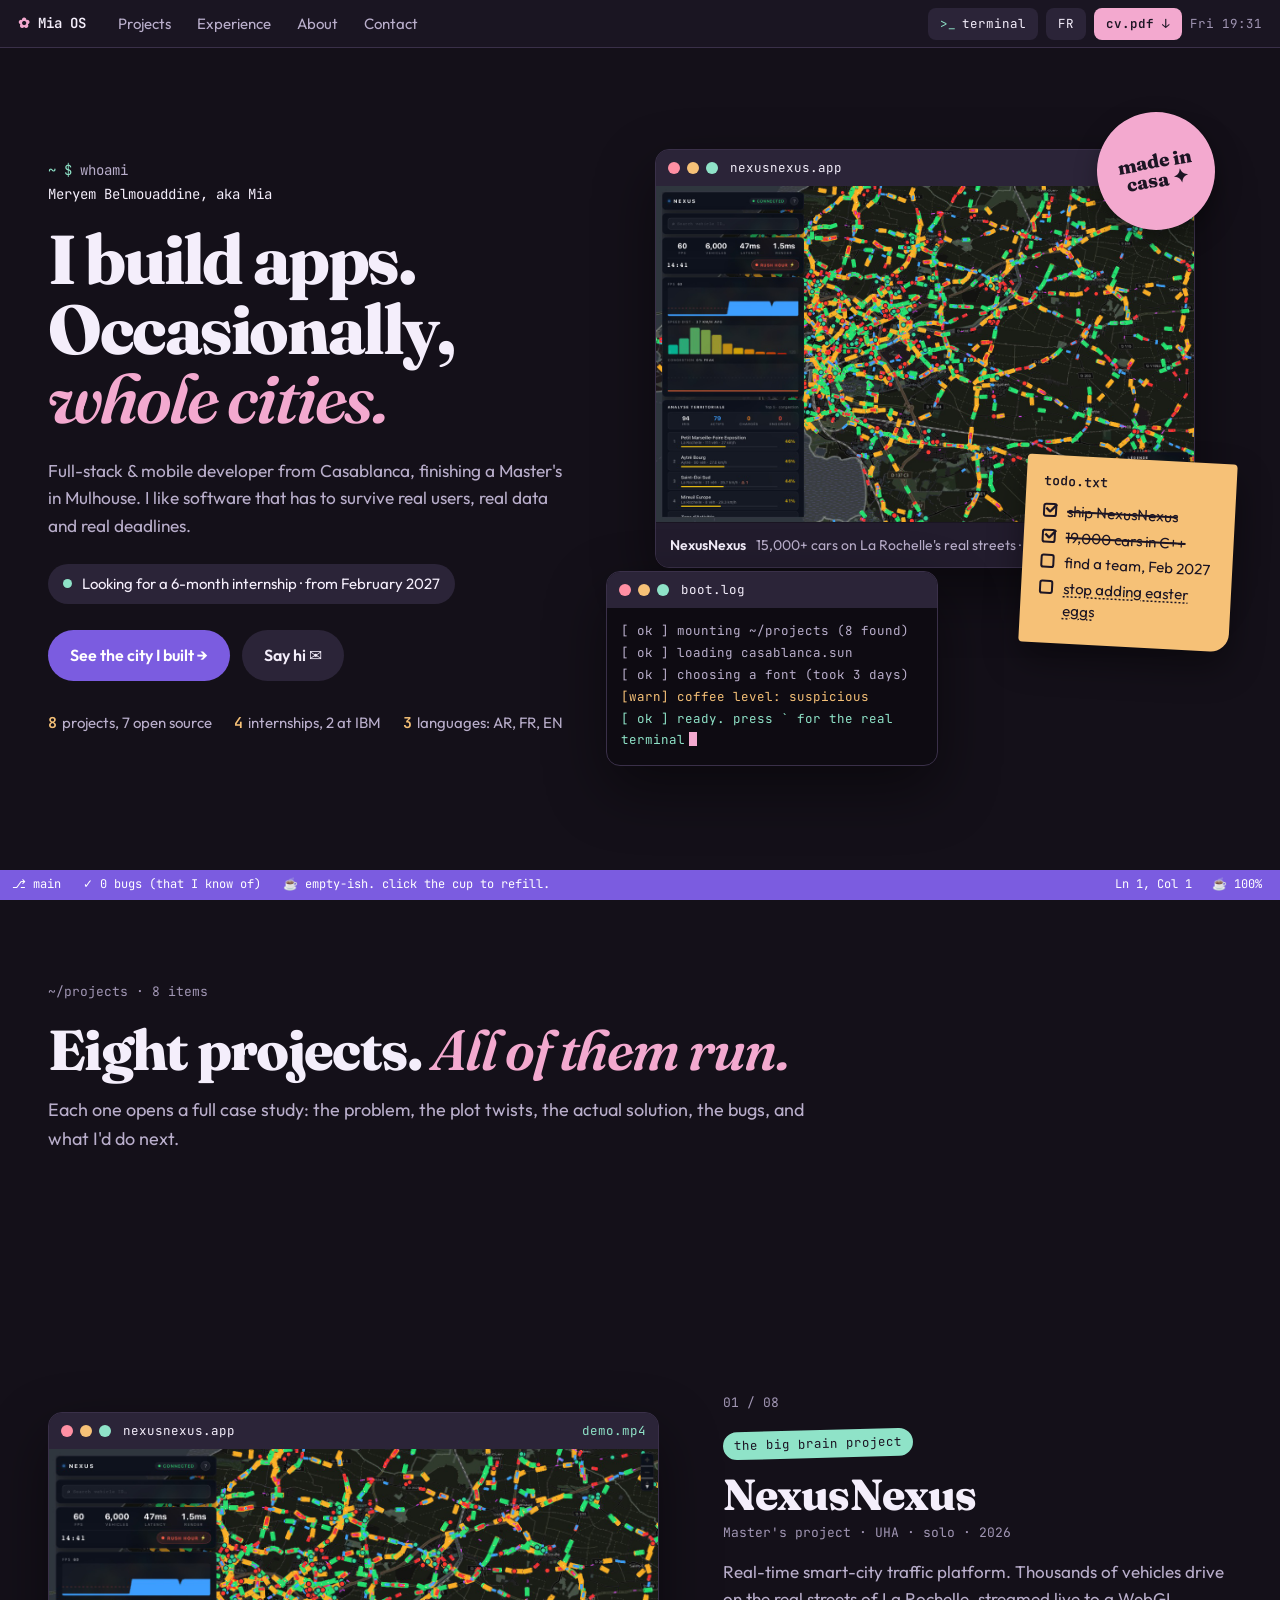
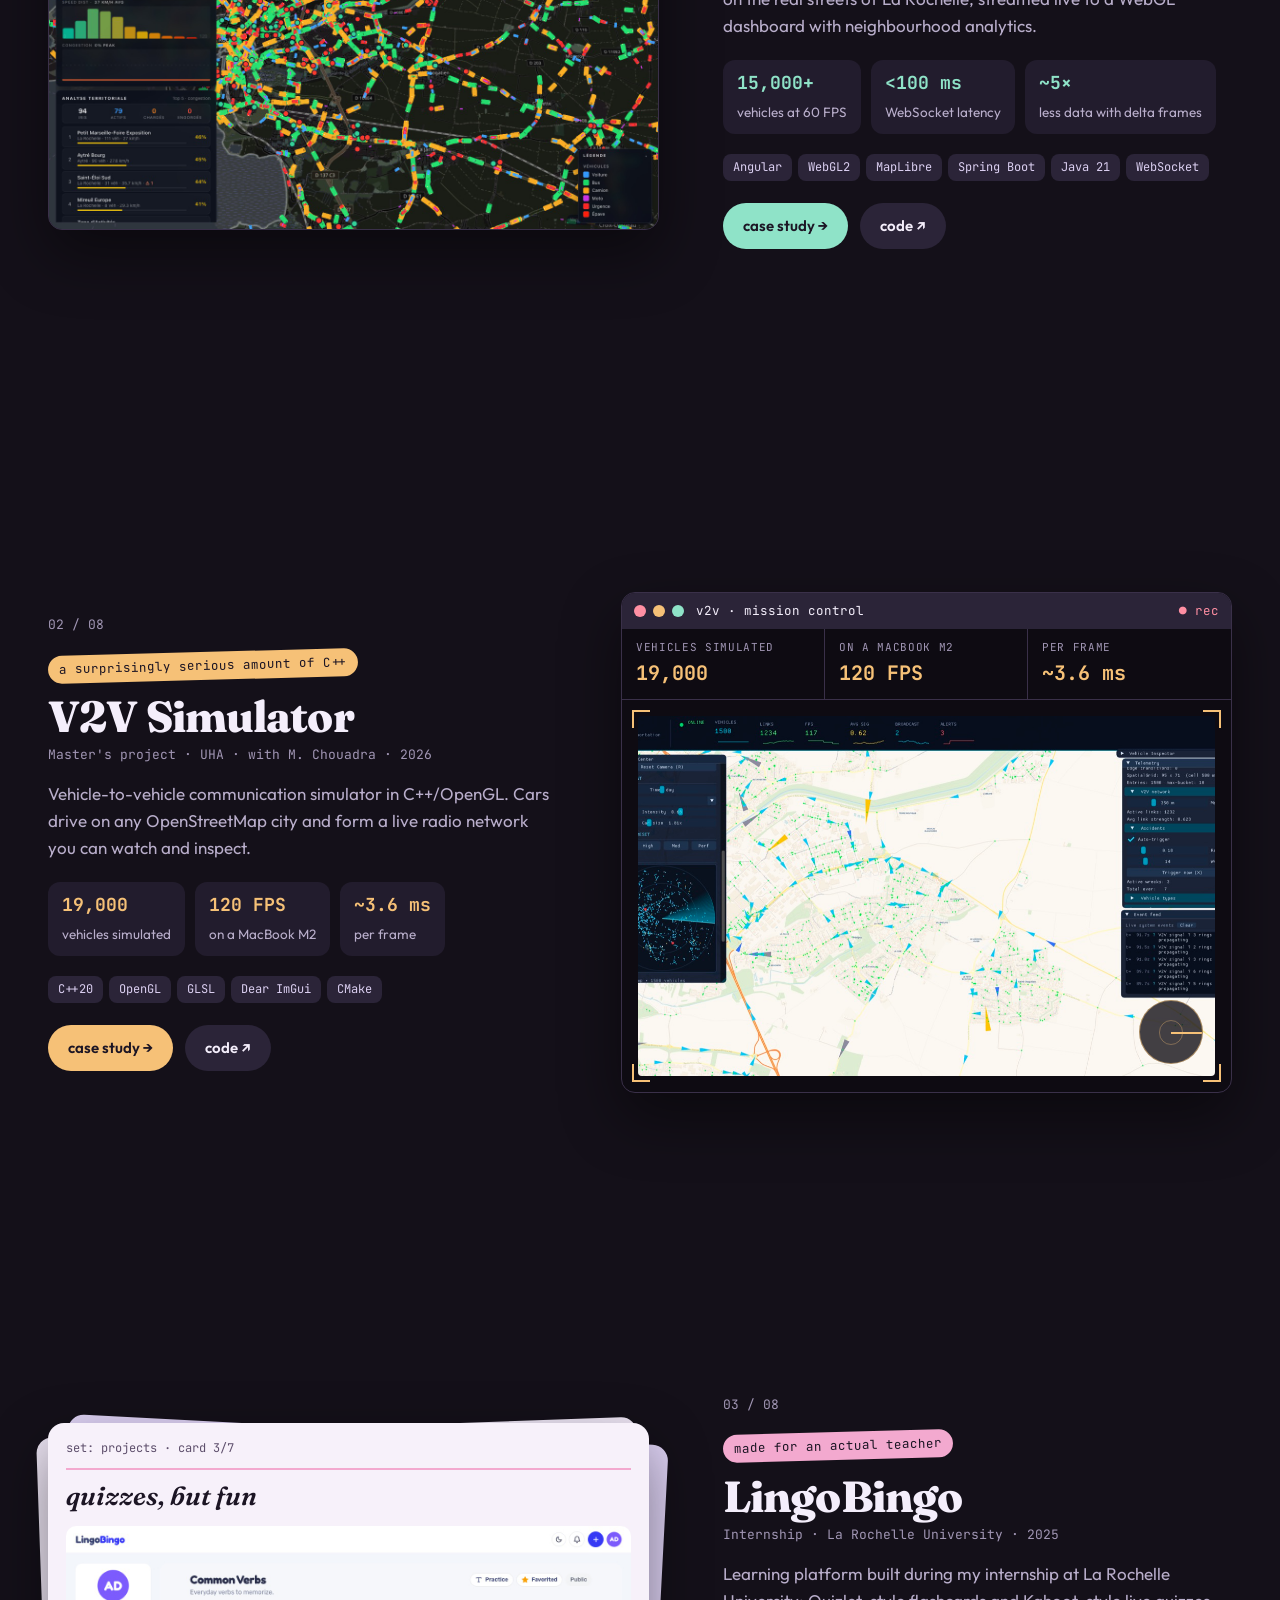
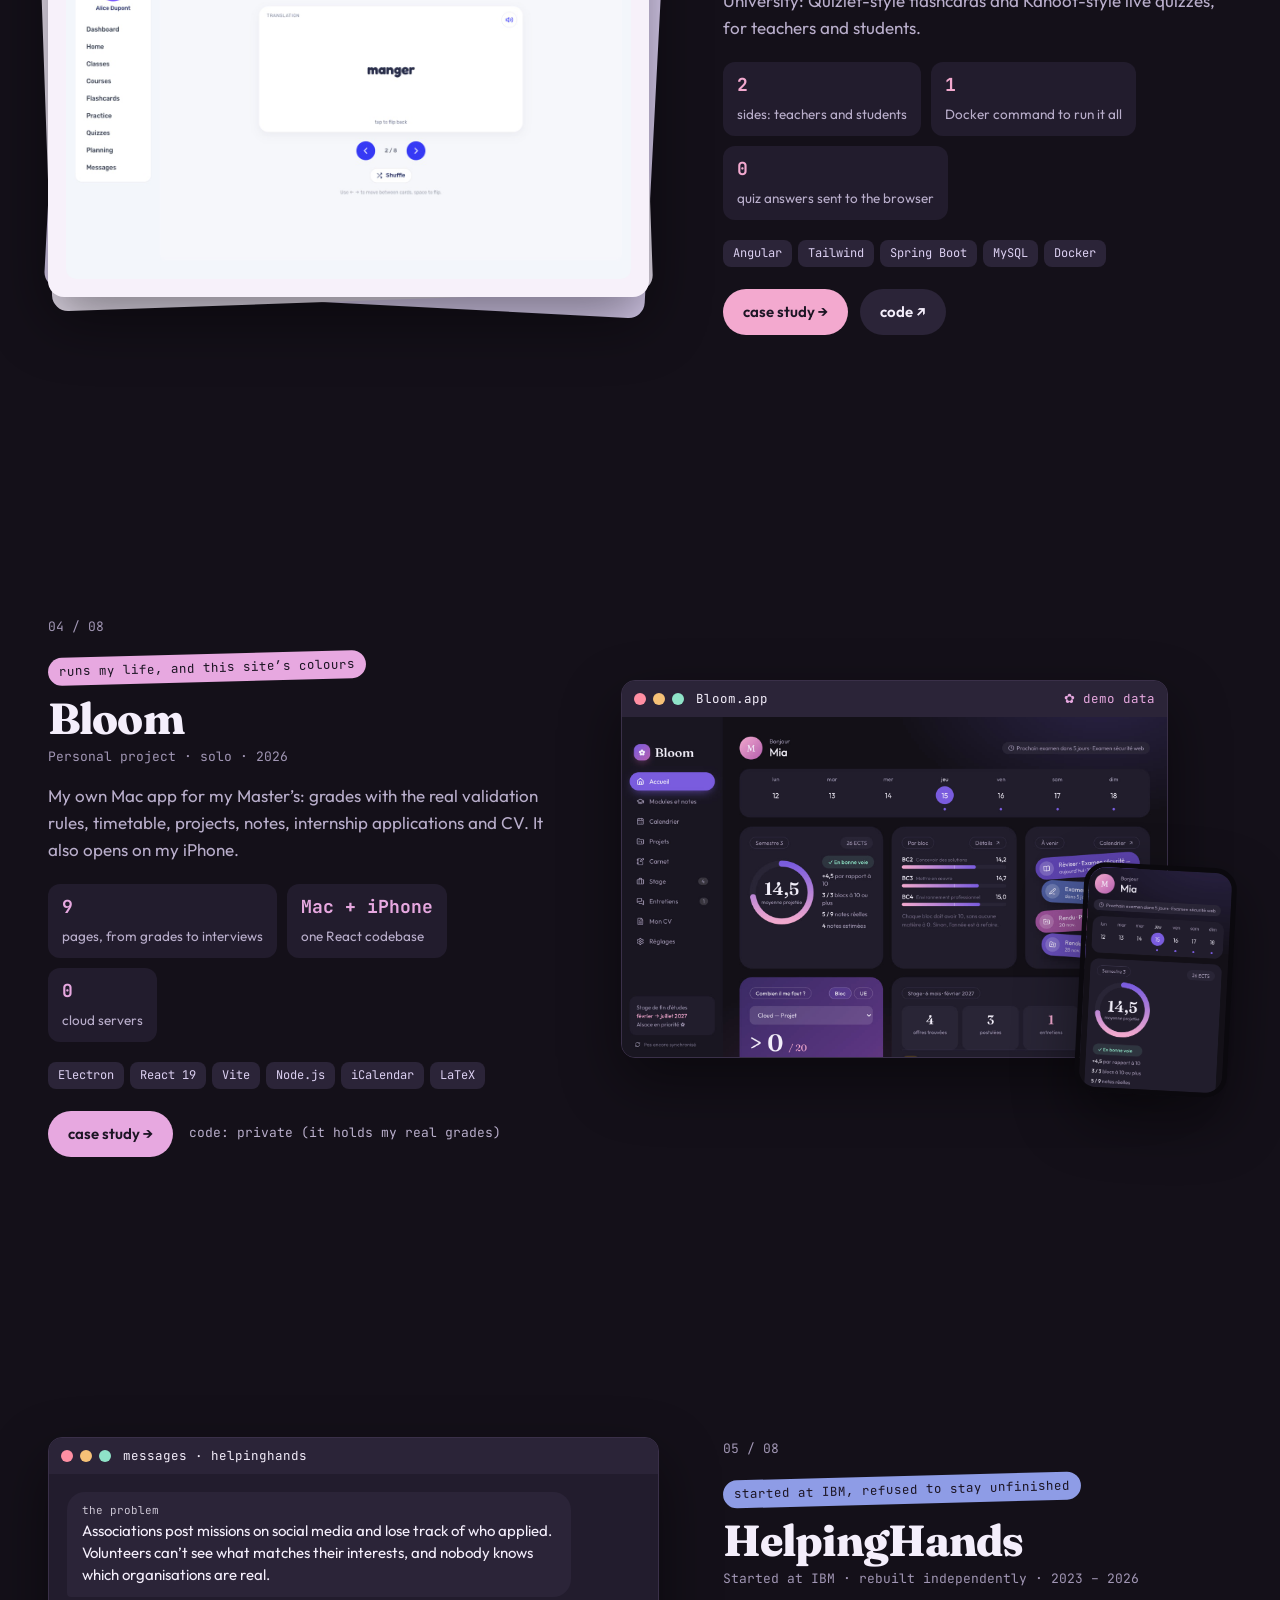
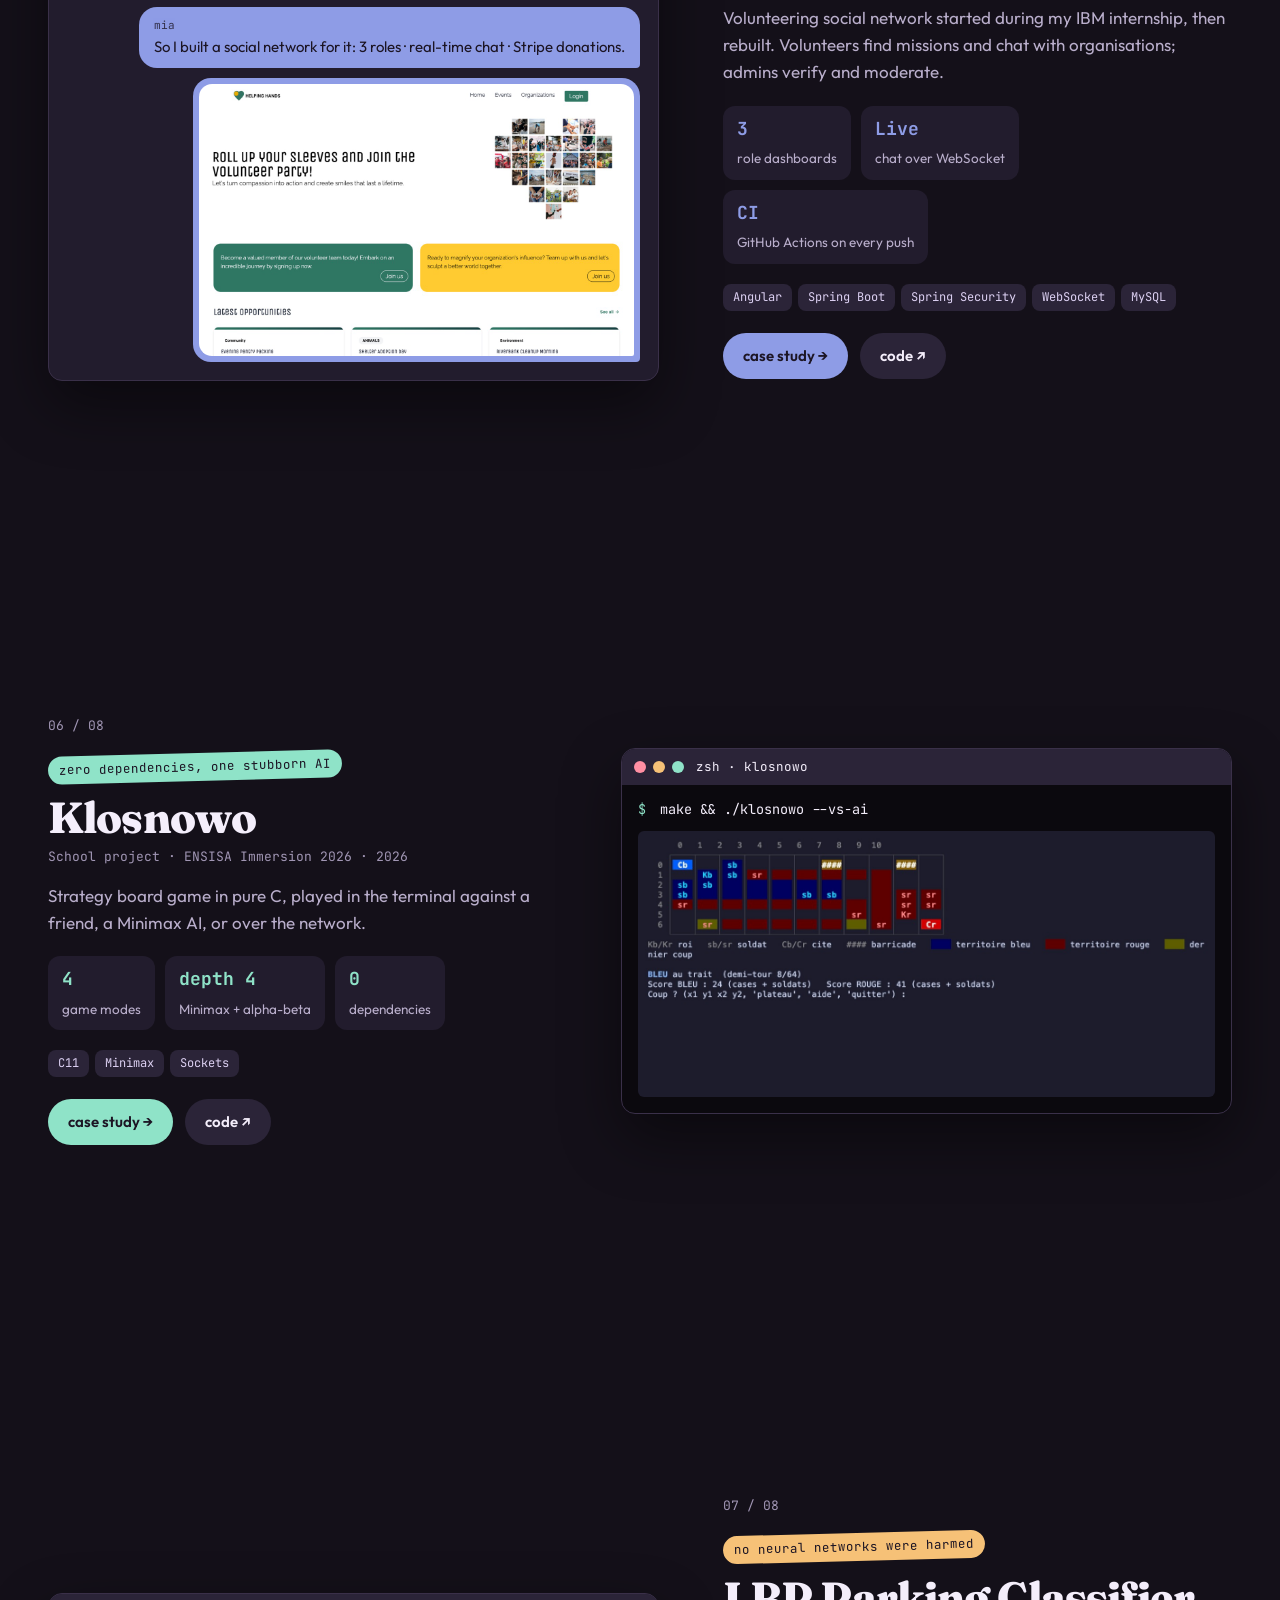
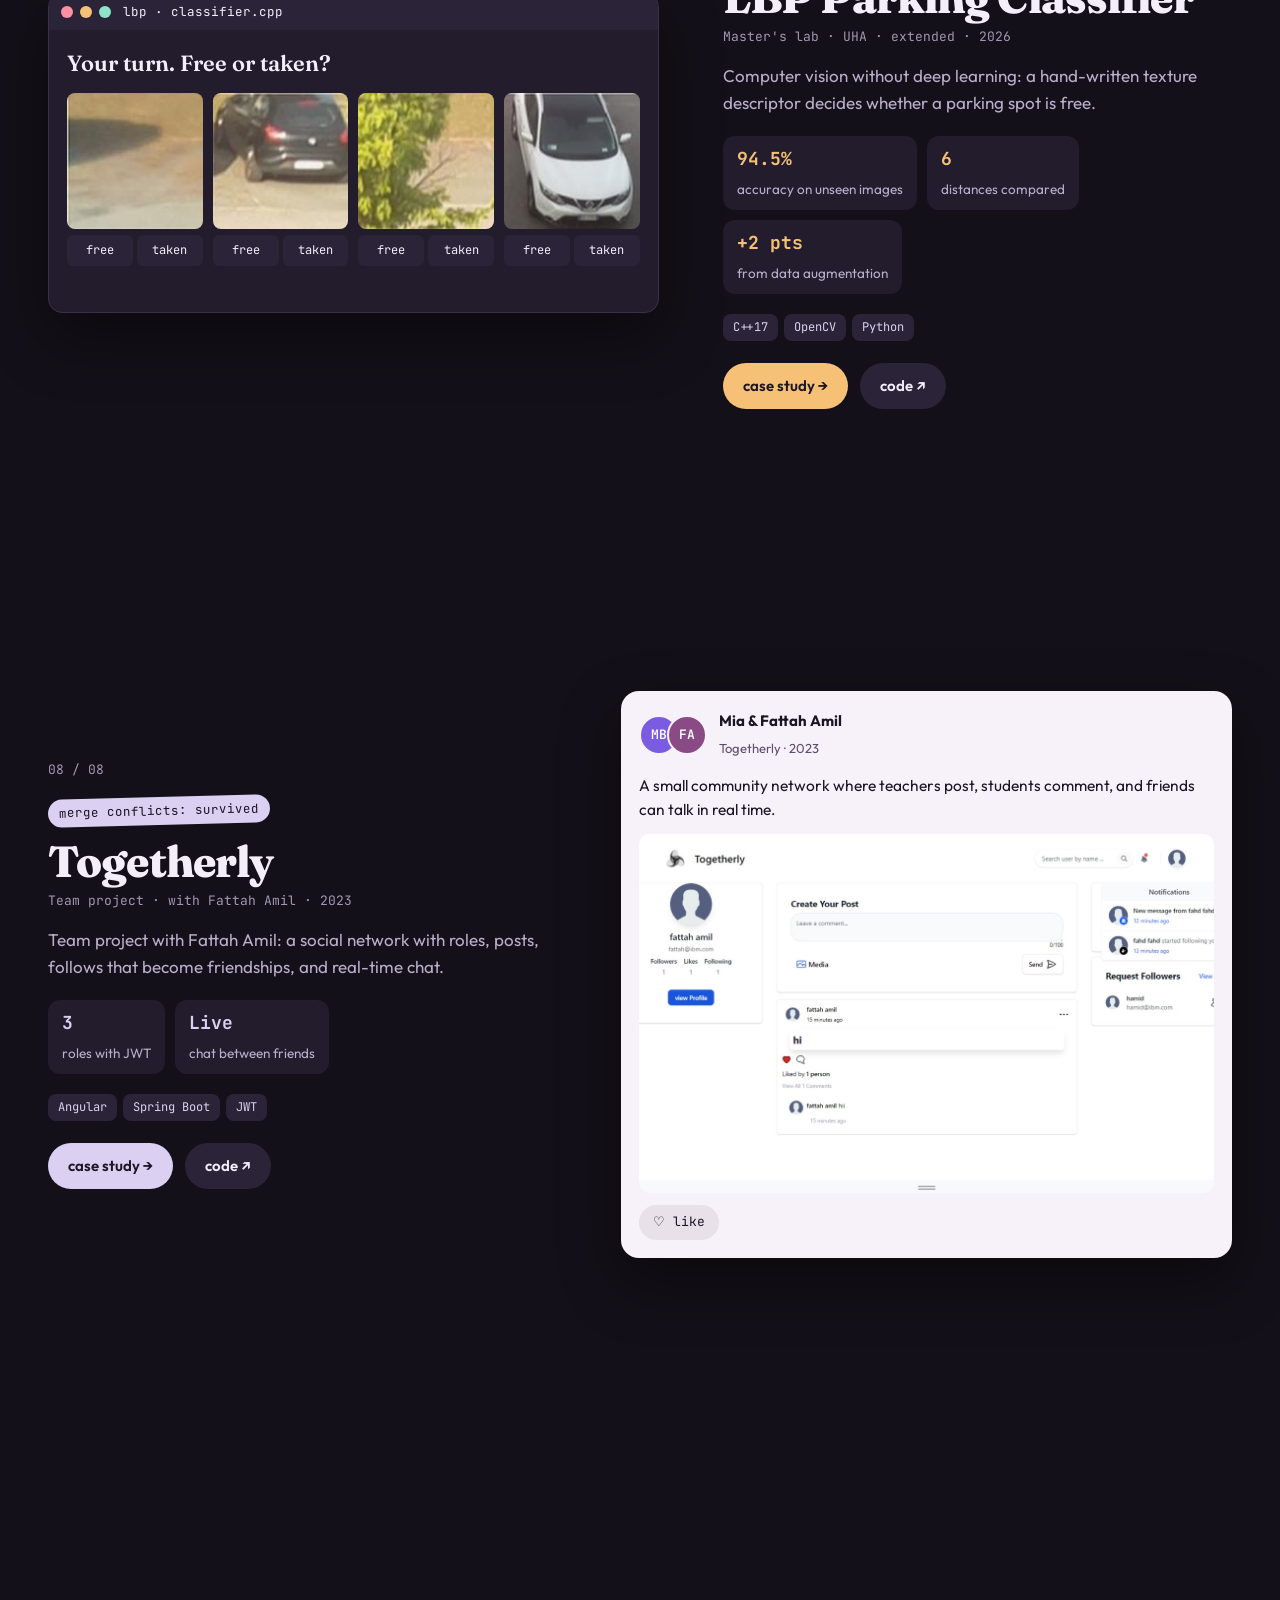
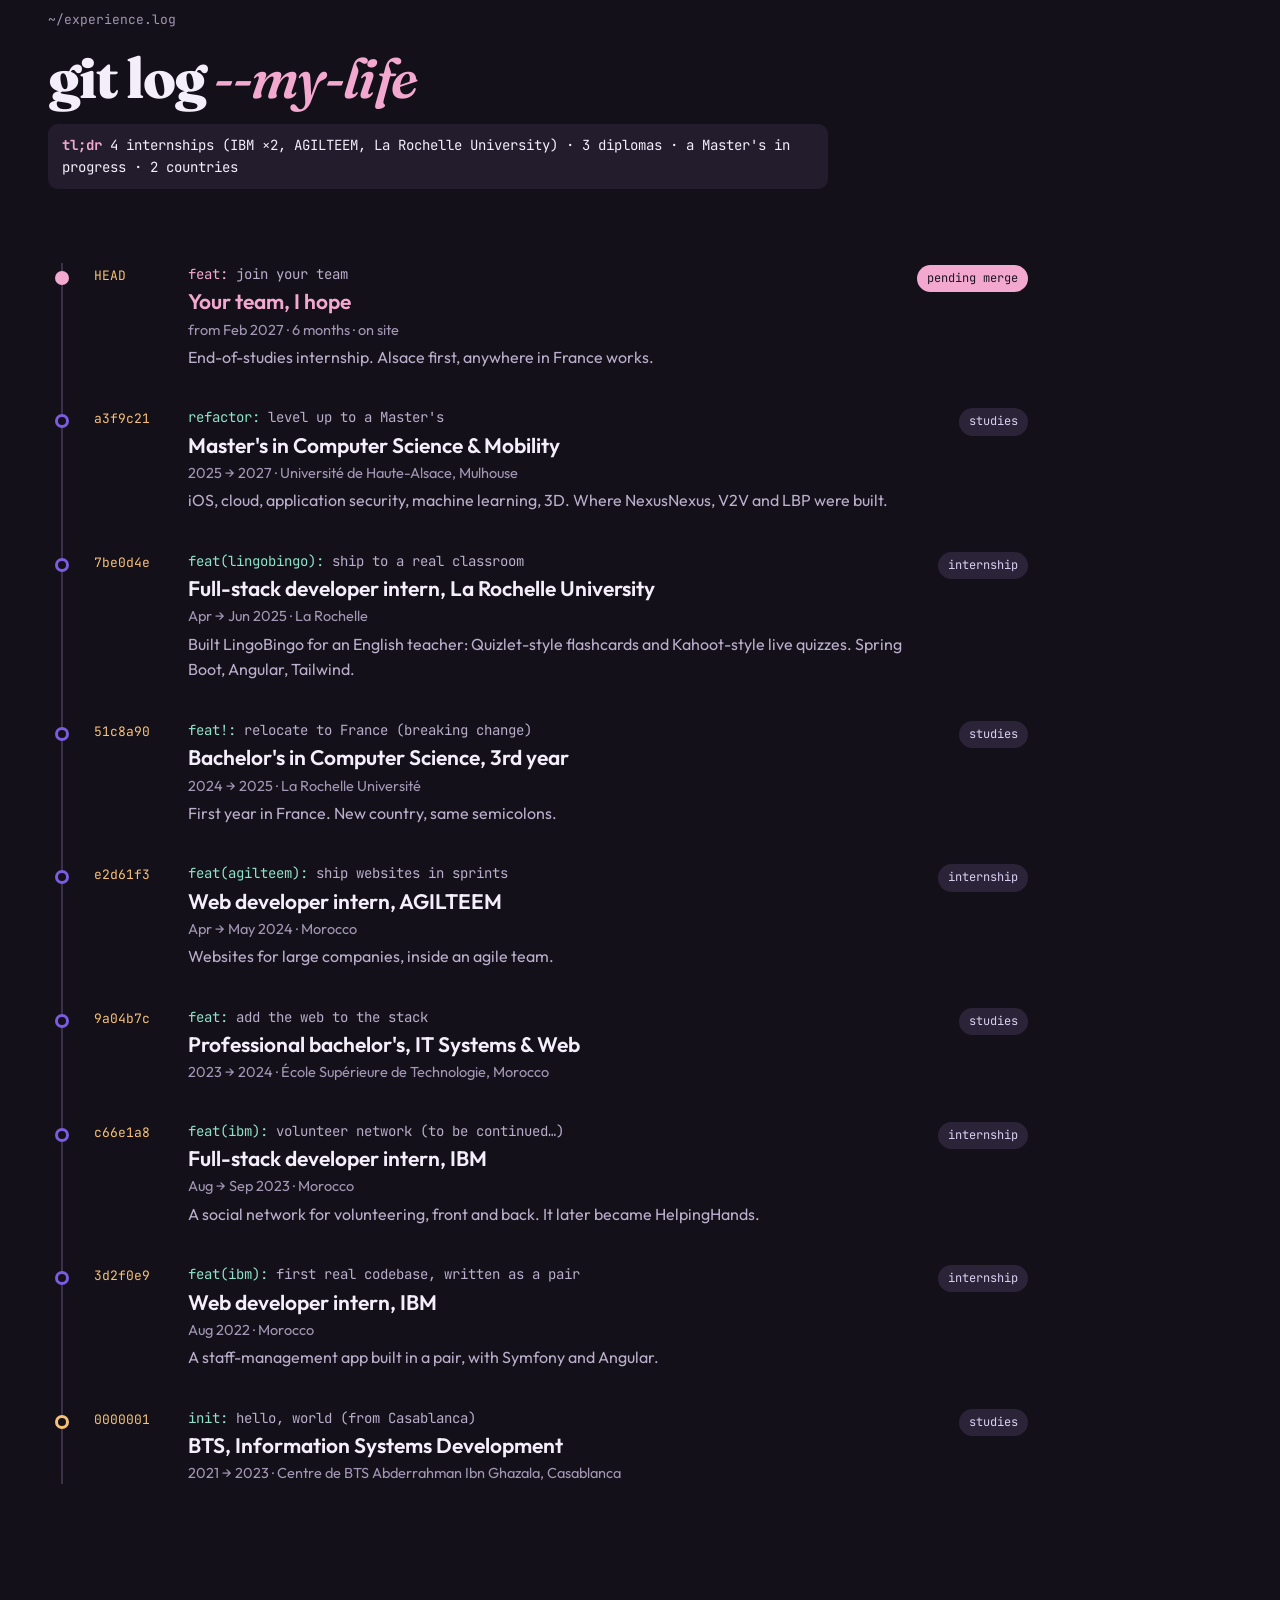
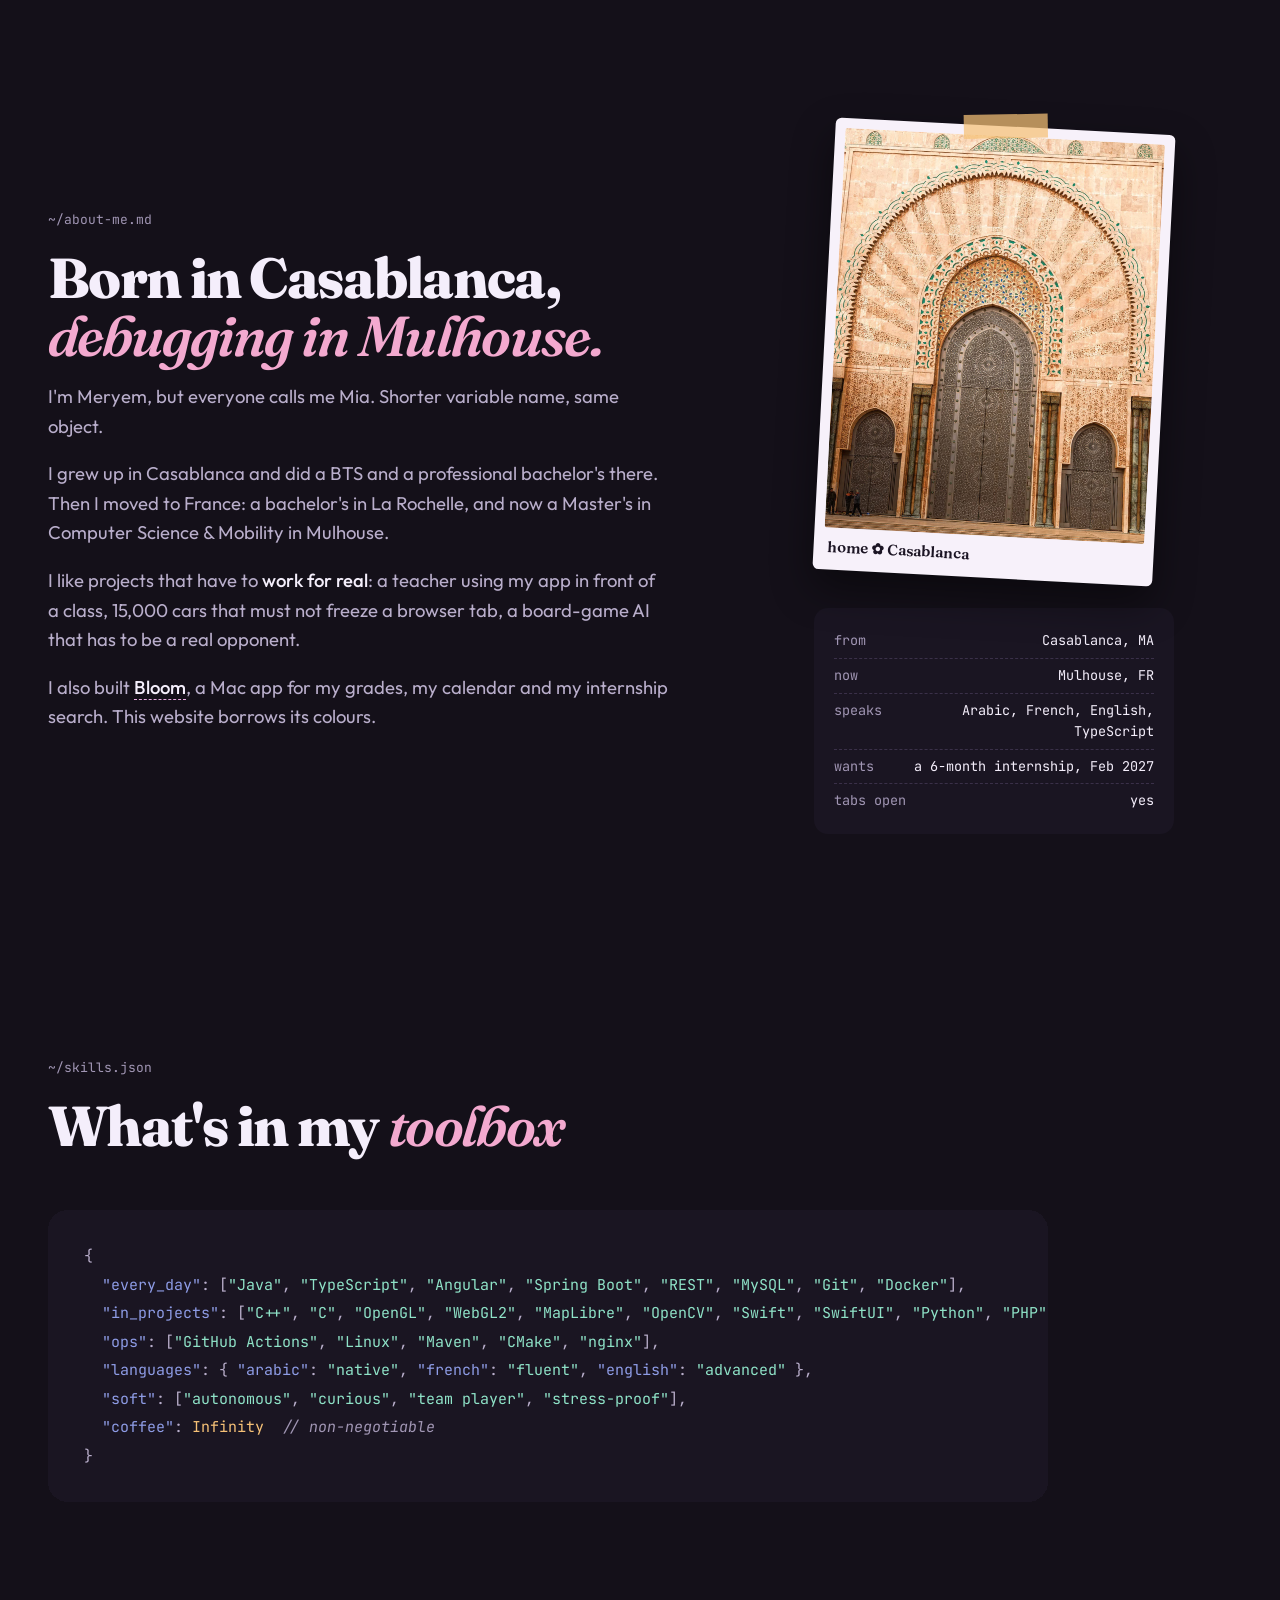
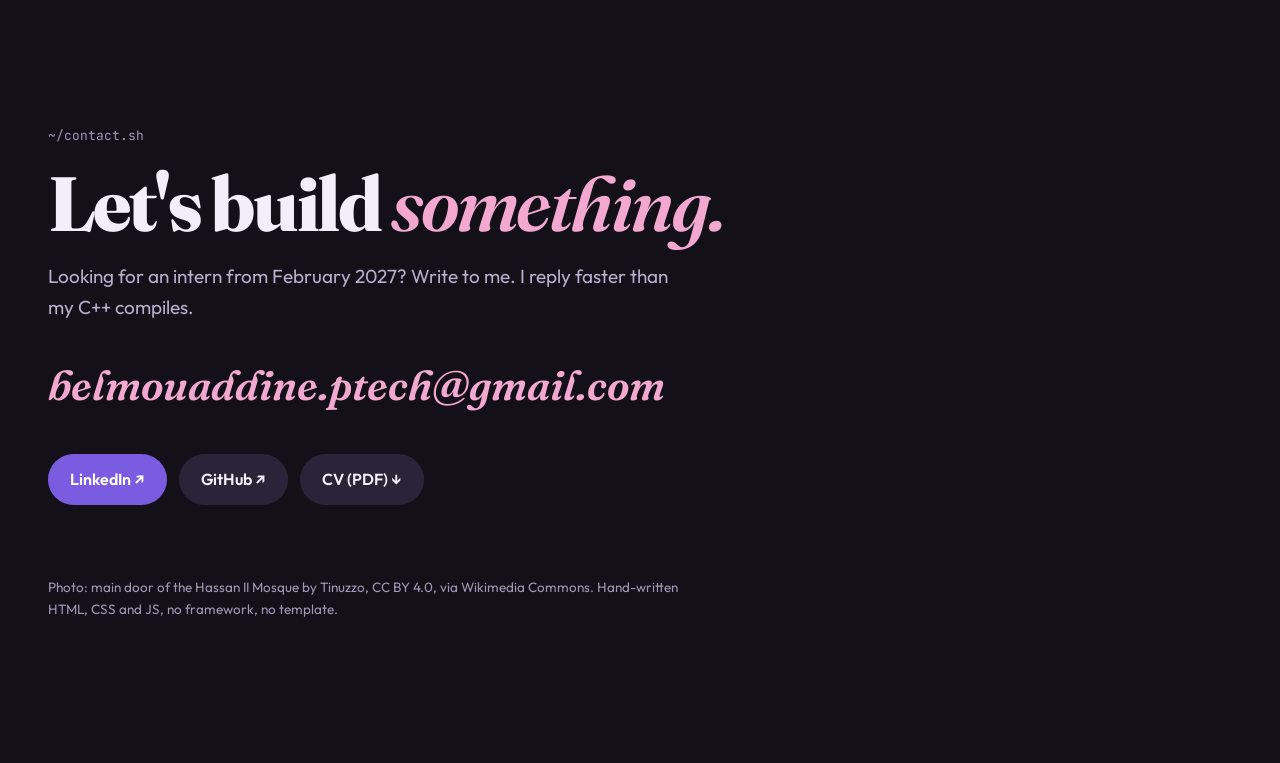
<file: index.html>
<!DOCTYPE html>
<html lang="en">
<head>
<meta charset="UTF-8">
<meta name="viewport" content="width=device-width, initial-scale=1.0">
<title>Mia OS · Meryem Belmouaddine, full-stack developer</title>
<meta name="description" content="Meryem Belmouaddine (Mia), full-stack and mobile developer from Casablanca, Master's student in Mulhouse, looking for a 6-month internship from February 2027.">
<meta name="author" content="Meryem Belmouaddine">
<meta name="theme-color" content="#141019">
<meta name="color-scheme" content="dark">
<link rel="canonical" href="https://miaaa3.github.io/">
<meta property="og:type" content="website">
<meta property="og:url" content="https://miaaa3.github.io/">
<meta property="og:title" content="Mia OS · I build apps. Occasionally, whole cities.">
<meta property="og:description" content="Meryem Belmouaddine, full-stack and mobile developer from Casablanca, studying in Mulhouse. Looking for a 6-month internship from February 2027.">
<meta property="og:image" content="https://miaaa3.github.io/assets/og-image.png">
<meta name="twitter:card" content="summary_large_image">
<link rel="icon" href="assets/favicon.svg" type="image/svg+xml">
<link rel="preconnect" href="https://fonts.googleapis.com">
<link rel="preconnect" href="https://fonts.gstatic.com" crossorigin>
<link href="https://fonts.googleapis.com/css2?family=Fraunces:ital,opsz,wght@0,9..144,600;0,9..144,800;1,9..144,600&family=Outfit:wght@400;500;600&family=JetBrains+Mono:wght@400;600&display=swap" rel="stylesheet">
<link rel="stylesheet" href="css/style.css">
</head>
<body>
<!-- Hello, source-code reader. You found the comments. Mia is looking for a 6-month internship from February 2027:
     belmouaddine.ptech@gmail.com. Also, try pressing ` (or ²) anywhere on the page. -->
<a class="skip" href="#main" data-i18n="skip">Skip to content</a>

<header class="menubar">
  <a class="brand" href="#top" aria-label="Mia OS, back to top"><span class="brand-mark" aria-hidden="true">✿</span> Mia OS</a>
  <nav class="topnav" aria-label="Sections">
    <a href="#projects" data-i18n="nav.work">Projects</a>
    <a href="#experience" data-i18n="nav.exp">Experience</a>
    <a href="#about" data-i18n="nav.about">About</a>
    <a href="#contact" data-i18n="nav.contact">Contact</a>
  </nav>
  <div class="menubar-right">
    <button type="button" class="pill pill-term" id="openTerm" aria-label="Open the terminal"><span aria-hidden="true">&gt;_</span><span class="hide-sm" data-i18n="nav.term">terminal</span></button>
    <button type="button" class="pill" id="langBtn" data-i18n="lang" aria-label="Passer en français">FR</button>
    <a class="pill pill-rose" href="assets/CV-Meryem-Belmouaddine.pdf" target="_blank" rel="noopener">cv.pdf ↓</a>
    <span class="clock hide-sm" id="clock" aria-hidden="true"></span>
  </div>
</header>

<main id="main">

  <!-- ================= desktop / hero ================= -->
  <section class="hero" id="top" data-file="README.md">
    <div class="hero-text">
      <p class="whoami"><span class="prompt">~ $</span> whoami <span class="out" data-i18n="hero.who">Meryem Belmouaddine, aka Mia</span></p>
      <h1 data-i18n="hero.title">I build apps.<br>Occasionally, <em>whole cities.</em></h1>
      <p class="lead" data-i18n="hero.lead">Full-stack &amp; mobile developer from Casablanca, finishing a Master's in Mulhouse. I like software that has to survive real users, real data and real deadlines.</p>
      <p class="status-chip"><span class="dot" aria-hidden="true"></span><span data-i18n="hero.status">Looking for a 6-month internship · from February 2027</span></p>
      <div class="actions">
        <a class="btn btn-violet" href="work/nexusnexus/" data-i18n="hero.cta1">See the city I built →</a>
        <a class="btn btn-ghost" href="#contact" data-i18n="hero.cta2">Say hi ✉</a>
      </div>
      <ul class="facts" aria-label="Quick facts">
        <li data-i18n="hero.f1"><b>8</b> projects, 7 open source</li>
        <li data-i18n="hero.f2"><b>4</b> internships, 2 at IBM</li>
        <li data-i18n="hero.f3"><b>3</b> languages: AR, FR, EN</li>
      </ul>
    </div>

    <div class="desktop" id="desktop" aria-label="Mia's desktop">
      <article class="win win-main" id="winMain" style="--x:6%;--y:2%">
        <div class="win-bar" data-drag>
          <span class="lights"><button type="button" class="light-close" data-i18n-aria="win.close" aria-label="Close this window (it will come back)"></button><i></i><i></i></span>
          <span class="win-title">nexusnexus.app</span>
          <span class="win-meta" data-i18n="win.live">● live</span>
        </div>
        <a class="win-body" href="work/nexusnexus/" aria-label="NexusNexus case study">
          <video src="assets/strips/nexus/loop.mp4" poster="assets/projects/nexus/cover.jpg" muted loop playsinline autoplay preload="metadata" aria-hidden="true"></video>
          <span class="win-caption"><b>NexusNexus</b> <span data-i18n="win.cap">15,000+ cars on La Rochelle's real streets · 60 FPS</span></span>
        </a>
      </article>

      <article class="win win-term" style="--x:-2%;--y:70%" aria-hidden="true">
        <div class="win-bar" data-drag><span class="lights"><i></i><i></i><i></i></span><span class="win-title">boot.log</span></div>
        <pre class="boot" id="boot"><span data-i18n="boot.1">[ ok ] mounting ~/projects (8 found)</span>
<span data-i18n="boot.2">[ ok ] loading casablanca.sun</span>
<span data-i18n="boot.3">[ ok ] choosing a font (took 3 days)</span>
<span data-i18n="boot.4">[warn] coffee level: suspicious</span>
<span data-i18n="boot.5">[ ok ] ready. press ` for the real terminal</span><i class="caret"></i></pre>
      </article>

      <aside class="note" style="--x:66%;--y:52%" aria-label="Sticky note">
        <p class="note-title">todo.txt</p>
        <ul>
          <li class="done" data-i18n="note.1">ship NexusNexus</li>
          <li class="done" data-i18n="note.2">19,000 cars in C++</li>
          <li data-i18n="note.3">find a team, Feb 2027</li>
          <li><button type="button" class="note-nope" id="nope" data-i18n="note.4">stop adding easter eggs</button></li>
        </ul>
      </aside>

      <span class="sticker s-casa drag" style="--x:78%;--y:-4%;--r:-10deg" data-i18n="st.casa">made in<br>casa ✦</span>
    </div>
  </section>

  <!-- ================= projects ================= -->
  <section class="section" id="projects" data-file="projects/">
    <header class="section-head">
      <p class="path">~/projects <span data-i18n="proj.count">· 8 items</span></p>
      <h2 data-i18n="proj.title">Eight projects. <em>All of them run.</em></h2>
      <p data-i18n="proj.sub">Each one opens a full case study: the problem, the plot twists, the actual solution, the bugs, and what I'd do next.</p>
    </header>
    <div class="projects" id="projectList"></div>
  </section>

  <!-- ================= experience ================= -->
  <section class="section" id="experience" data-file="experience.log">
    <header class="section-head">
      <p class="path">~/experience.log</p>
      <h2>git log <em>--my-life</em></h2>
      <p class="tldr" data-i18n="exp.tldr"><b>tl;dr</b> 4 internships (IBM ×2, AGILTEEM, La Rochelle University) · 3 diplomas · a Master's in progress · 2 countries</p>
    </header>
    <ol class="log">
      <li class="commit next"><span class="hash">HEAD</span><div><p class="msg"><span class="type">feat:</span> <span data-i18n="c.next.m">join your team</span></p><h3 data-i18n="c.next.t">Your team, I hope</h3><p class="when" data-i18n="c.next.when">from Feb 2027 · 6 months · on site</p><p data-i18n="c.next.d">End-of-studies internship. Alsace first, anywhere in France works.</p></div><span class="branch" data-i18n="c.next.b">pending merge</span></li>
      <li class="commit"><span class="hash">a3f9c21</span><div><p class="msg"><span class="type">refactor:</span> <span data-i18n="c.uha.m">level up to a Master's</span></p><h3 data-i18n="c.uha.t">Master's in Computer Science &amp; Mobility</h3><p class="when" data-i18n="c.uha.when">2025 → 2027 · Université de Haute-Alsace, Mulhouse</p><p data-i18n="c.uha.d">iOS, cloud, application security, machine learning, 3D. Where NexusNexus, V2V and LBP were built.</p></div><span class="branch" data-i18n="b.studies">studies</span></li>
      <li class="commit"><span class="hash">7be0d4e</span><div><p class="msg"><span class="type">feat(lingobingo):</span> <span data-i18n="c.lr.m">ship to a real classroom</span></p><h3 data-i18n="c.lr.t">Full-stack developer intern, La Rochelle University</h3><p class="when" data-i18n="c.lr.when">Apr → Jun 2025 · La Rochelle</p><p data-i18n="c.lr.d">Built LingoBingo for an English teacher: Quizlet-style flashcards and Kahoot-style live quizzes. Spring Boot, Angular, Tailwind.</p></div><span class="branch" data-i18n="b.intern">internship</span></li>
      <li class="commit"><span class="hash">51c8a90</span><div><p class="msg"><span class="type">feat!:</span> <span data-i18n="c.lic.m">relocate to France (breaking change)</span></p><h3 data-i18n="c.lic.t">Bachelor's in Computer Science, 3rd year</h3><p class="when" data-i18n="c.lic.when">2024 → 2025 · La Rochelle Université</p><p data-i18n="c.lic.d">First year in France. New country, same semicolons.</p></div><span class="branch" data-i18n="b.studies">studies</span></li>
      <li class="commit"><span class="hash">e2d61f3</span><div><p class="msg"><span class="type">feat(agilteem):</span> <span data-i18n="c.agil.m">ship websites in sprints</span></p><h3 data-i18n="c.agil.t">Web developer intern, AGILTEEM</h3><p class="when" data-i18n="c.agil.when">Apr → May 2024 · Morocco</p><p data-i18n="c.agil.d">Websites for large companies, inside an agile team.</p></div><span class="branch" data-i18n="b.intern">internship</span></li>
      <li class="commit"><span class="hash">9a04b7c</span><div><p class="msg"><span class="type">feat:</span> <span data-i18n="c.est.m">add the web to the stack</span></p><h3 data-i18n="c.est.t">Professional bachelor's, IT Systems &amp; Web</h3><p class="when" data-i18n="c.est.when">2023 → 2024 · École Supérieure de Technologie, Morocco</p></div><span class="branch" data-i18n="b.studies">studies</span></li>
      <li class="commit"><span class="hash">c66e1a8</span><div><p class="msg"><span class="type">feat(ibm):</span> <span data-i18n="c.ibm2.m">volunteer network (to be continued…)</span></p><h3 data-i18n="c.ibm2.t">Full-stack developer intern, IBM</h3><p class="when" data-i18n="c.ibm2.when">Aug → Sep 2023 · Morocco</p><p data-i18n="c.ibm2.d">A social network for volunteering, front and back. It later became HelpingHands.</p></div><span class="branch" data-i18n="b.intern">internship</span></li>
      <li class="commit"><span class="hash">3d2f0e9</span><div><p class="msg"><span class="type">feat(ibm):</span> <span data-i18n="c.ibm1.m">first real codebase, written as a pair</span></p><h3 data-i18n="c.ibm1.t">Web developer intern, IBM</h3><p class="when" data-i18n="c.ibm1.when">Aug 2022 · Morocco</p><p data-i18n="c.ibm1.d">A staff-management app built in a pair, with Symfony and Angular.</p></div><span class="branch" data-i18n="b.intern">internship</span></li>
      <li class="commit root"><span class="hash">0000001</span><div><p class="msg"><span class="type">init:</span> <span data-i18n="c.bts.m">hello, world (from Casablanca)</span></p><h3 data-i18n="c.bts.t">BTS, Information Systems Development</h3><p class="when" data-i18n="c.bts.when">2021 → 2023 · Centre de BTS Abderrahman Ibn Ghazala, Casablanca</p></div><span class="branch" data-i18n="b.studies">studies</span></li>
    </ol>
  </section>

  <!-- ================= about ================= -->
  <section class="section about" id="about" data-file="about-me.md">
    <div class="about-text">
      <p class="path">~/about-me.md</p>
      <h2 data-i18n="about.title">Born in Casablanca, <em>debugging in Mulhouse.</em></h2>
      <p data-i18n="about.p1">I'm Meryem, but everyone calls me Mia. Shorter variable name, same object.</p>
      <p data-i18n="about.p2">I grew up in Casablanca and did a BTS and a professional bachelor's there. Then I moved to France: a bachelor's in La Rochelle, and now a Master's in Computer Science &amp; Mobility in Mulhouse.</p>
      <p data-i18n="about.p3">I like projects that have to <b>work for real</b>: a teacher using my app in front of a class, 15,000 cars that must not freeze a browser tab, a board-game AI that has to be a real opponent.</p>
      <p data-i18n="about.p4">I also built <a class="inline" href="work/bloom/"><b>Bloom</b></a>, a Mac app for my grades, my calendar and my internship search. This website borrows its colours.</p>
    </div>
    <div class="about-desk">
      <figure class="polaroid big" style="--r:3deg"><span class="tape" aria-hidden="true"></span><img src="assets/main-entrance-door-at-the-hassan-ii.jpg" alt="The main door of the Hassan II Mosque in Casablanca" width="1263" height="1600" loading="lazy"><figcaption class="cap" data-i18n="about.cap">home ✿ Casablanca</figcaption></figure>
      <dl class="facts-file" aria-label="facts.txt">
        <div><dt data-i18n="ff.from">from</dt><dd>Casablanca, MA</dd></div>
        <div><dt data-i18n="ff.now">now</dt><dd>Mulhouse, FR</dd></div>
        <div><dt data-i18n="ff.lang">speaks</dt><dd data-i18n="ff.langv">Arabic, French, English, TypeScript</dd></div>
        <div><dt data-i18n="ff.want">wants</dt><dd data-i18n="ff.wantv">a 6-month internship, Feb 2027</dd></div>
        <div><dt data-i18n="ff.tabs">tabs open</dt><dd data-i18n="ff.tabsv">yes</dd></div>
      </dl>
    </div>
  </section>

  <!-- ================= skills ================= -->
  <section class="section" id="skills" data-file="skills.json">
    <header class="section-head">
      <p class="path">~/skills.json</p>
      <h2 data-i18n="sk.title">What's in my <em>toolbox</em></h2>
    </header>
    <pre class="json" aria-label="Skills"><code>{
  <span class="k">"every_day"</span>: [<span class="s">"Java"</span>, <span class="s">"TypeScript"</span>, <span class="s">"Angular"</span>, <span class="s">"Spring Boot"</span>, <span class="s">"REST"</span>, <span class="s">"MySQL"</span>, <span class="s">"Git"</span>, <span class="s">"Docker"</span>],
  <span class="k">"in_projects"</span>: [<span class="s">"C++"</span>, <span class="s">"C"</span>, <span class="s">"OpenGL"</span>, <span class="s">"WebGL2"</span>, <span class="s">"MapLibre"</span>, <span class="s">"OpenCV"</span>, <span class="s">"Swift"</span>, <span class="s">"SwiftUI"</span>, <span class="s">"Python"</span>, <span class="s">"PHP"</span>, <span class="s">"Symfony"</span>, <span class="s">"React"</span>],
  <span class="k">"ops"</span>: [<span class="s">"GitHub Actions"</span>, <span class="s">"Linux"</span>, <span class="s">"Maven"</span>, <span class="s">"CMake"</span>, <span class="s">"nginx"</span>],
  <span class="k">"languages"</span>: { <span class="k">"arabic"</span>: <span class="s">"native"</span>, <span class="k">"french"</span>: <span class="s">"fluent"</span>, <span class="k">"english"</span>: <span class="s">"advanced"</span> },
  <span class="k">"soft"</span>: [<span class="s">"autonomous"</span>, <span class="s">"curious"</span>, <span class="s">"team player"</span>, <span class="s">"stress-proof"</span>],
  <span class="k">"coffee"</span>: <span class="n">Infinity</span>  <span class="c" data-i18n="sk.c">// non-negotiable</span>
}</code></pre>
  </section>

  <!-- ================= contact ================= -->
  <section class="section contact" id="contact" data-file="contact.sh">
    <p class="path">~/contact.sh</p>
    <h2 data-i18n="contact.title">Let's build <em>something.</em></h2>
    <p class="contact-sub" data-i18n="contact.sub">Looking for an intern from February 2027? Write to me. I reply faster than my C++ compiles.</p>
    <a class="email" href="mailto:belmouaddine.ptech@gmail.com">belmouaddine.ptech@gmail.com</a>
    <div class="actions">
      <a class="btn btn-violet" href="https://www.linkedin.com/in/meryem-belmouaddine" target="_blank" rel="noopener">LinkedIn ↗</a>
      <a class="btn btn-ghost" href="https://github.com/miaaa3" target="_blank" rel="noopener">GitHub ↗</a>
      <a class="btn btn-ghost" href="assets/CV-Meryem-Belmouaddine.pdf" target="_blank" rel="noopener" data-i18n="contact.cv">CV (PDF) ↓</a>
    </div>
    <p class="credit" data-i18n="credit">Photo: main door of the Hassan II Mosque by Tinuzzo, CC BY 4.0, via Wikimedia Commons. Hand-written HTML, CSS and JS, no framework, no template.</p>
  </section>
</main>

<footer class="statusbar">
  <span class="hide-sm">⎇ main</span>
  <button type="button" class="sb-btn" id="bugBtn" data-i18n="sb.bugs">✓ 0 bugs<span class="hide-sm"> (that I know of)</span></button>
  <span class="sb-msg" id="sbMsg" aria-live="polite"></span>
  <span class="sb-right"><span class="hide-sm" id="sbLine">Ln 1, Col 1</span><button type="button" class="sb-btn" id="sbCoffee" aria-label="Refill coffee">☕ 100%</button></span>
</footer>

<script src="js/projects.js"></script>
<script src="js/i18n.js"></script>
<script src="js/cases.js"></script>
<script src="js/main.js"></script>
</body>
</html>
</file>
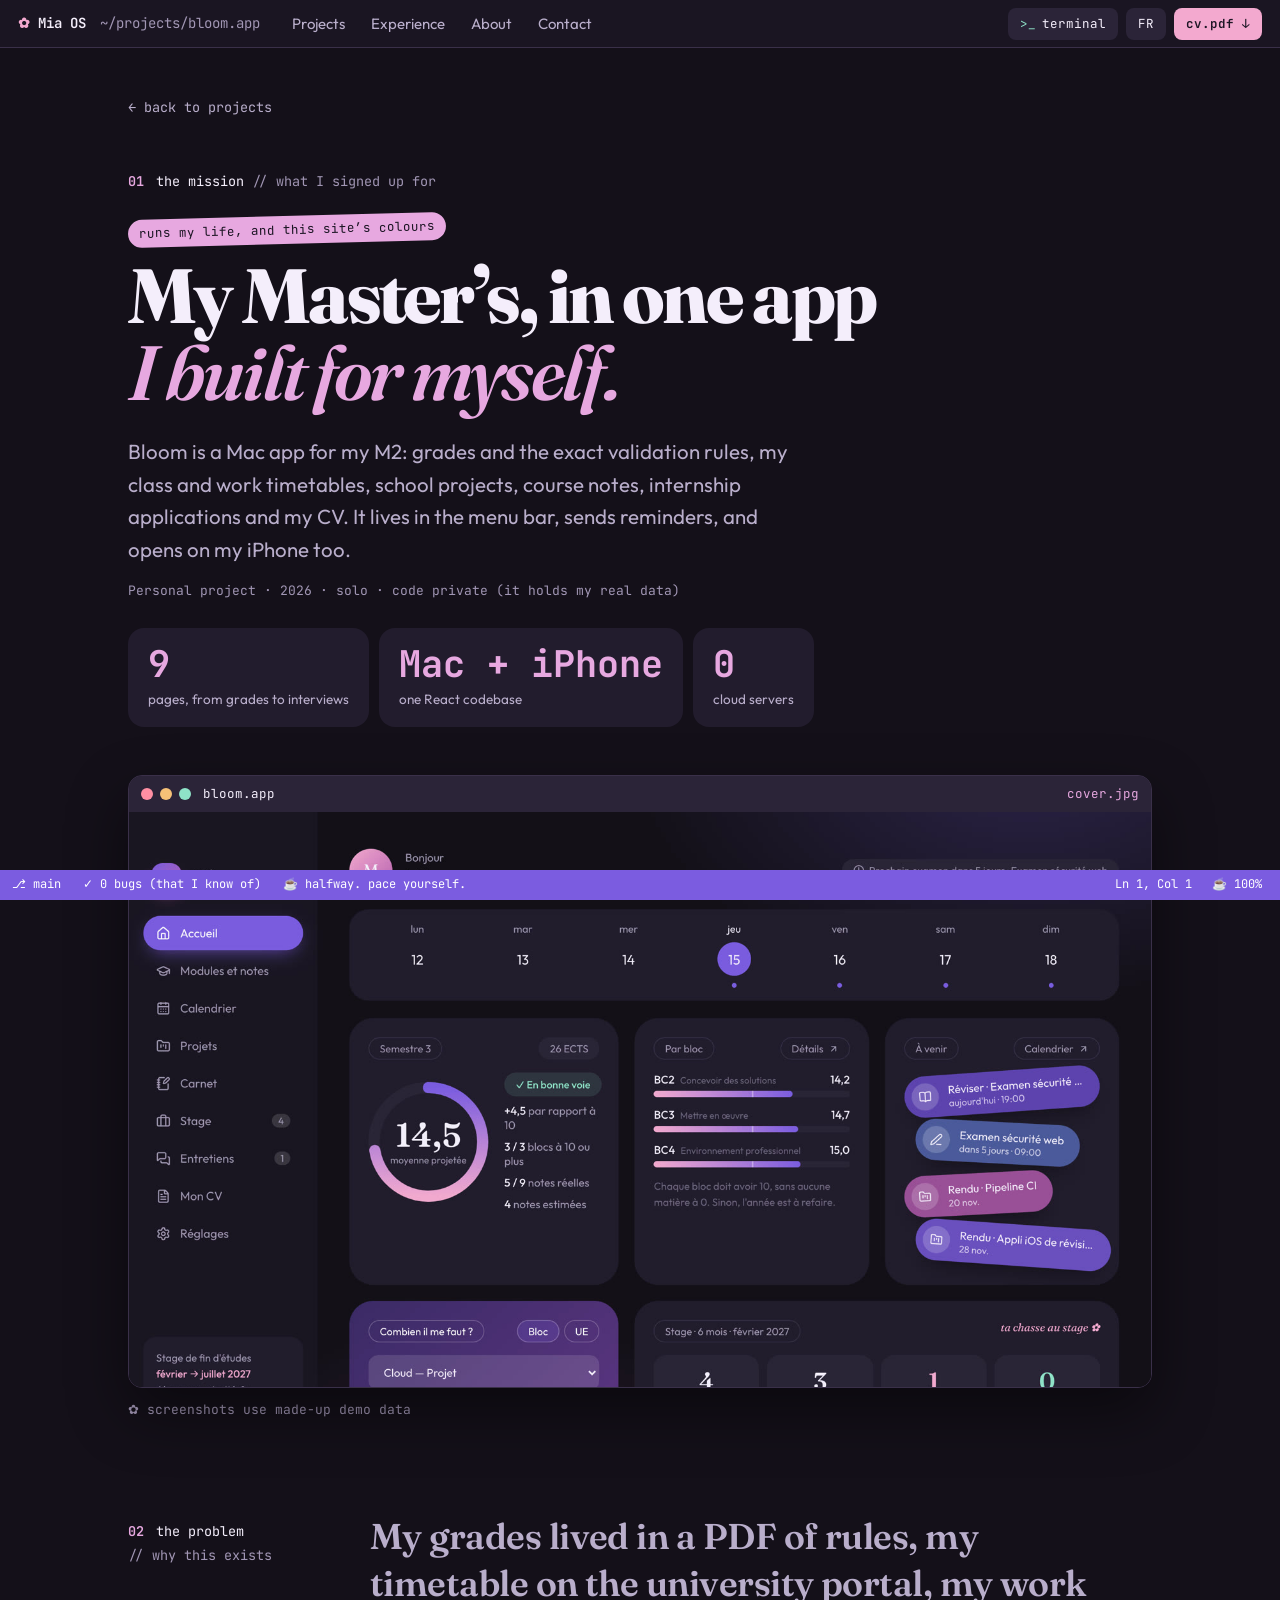
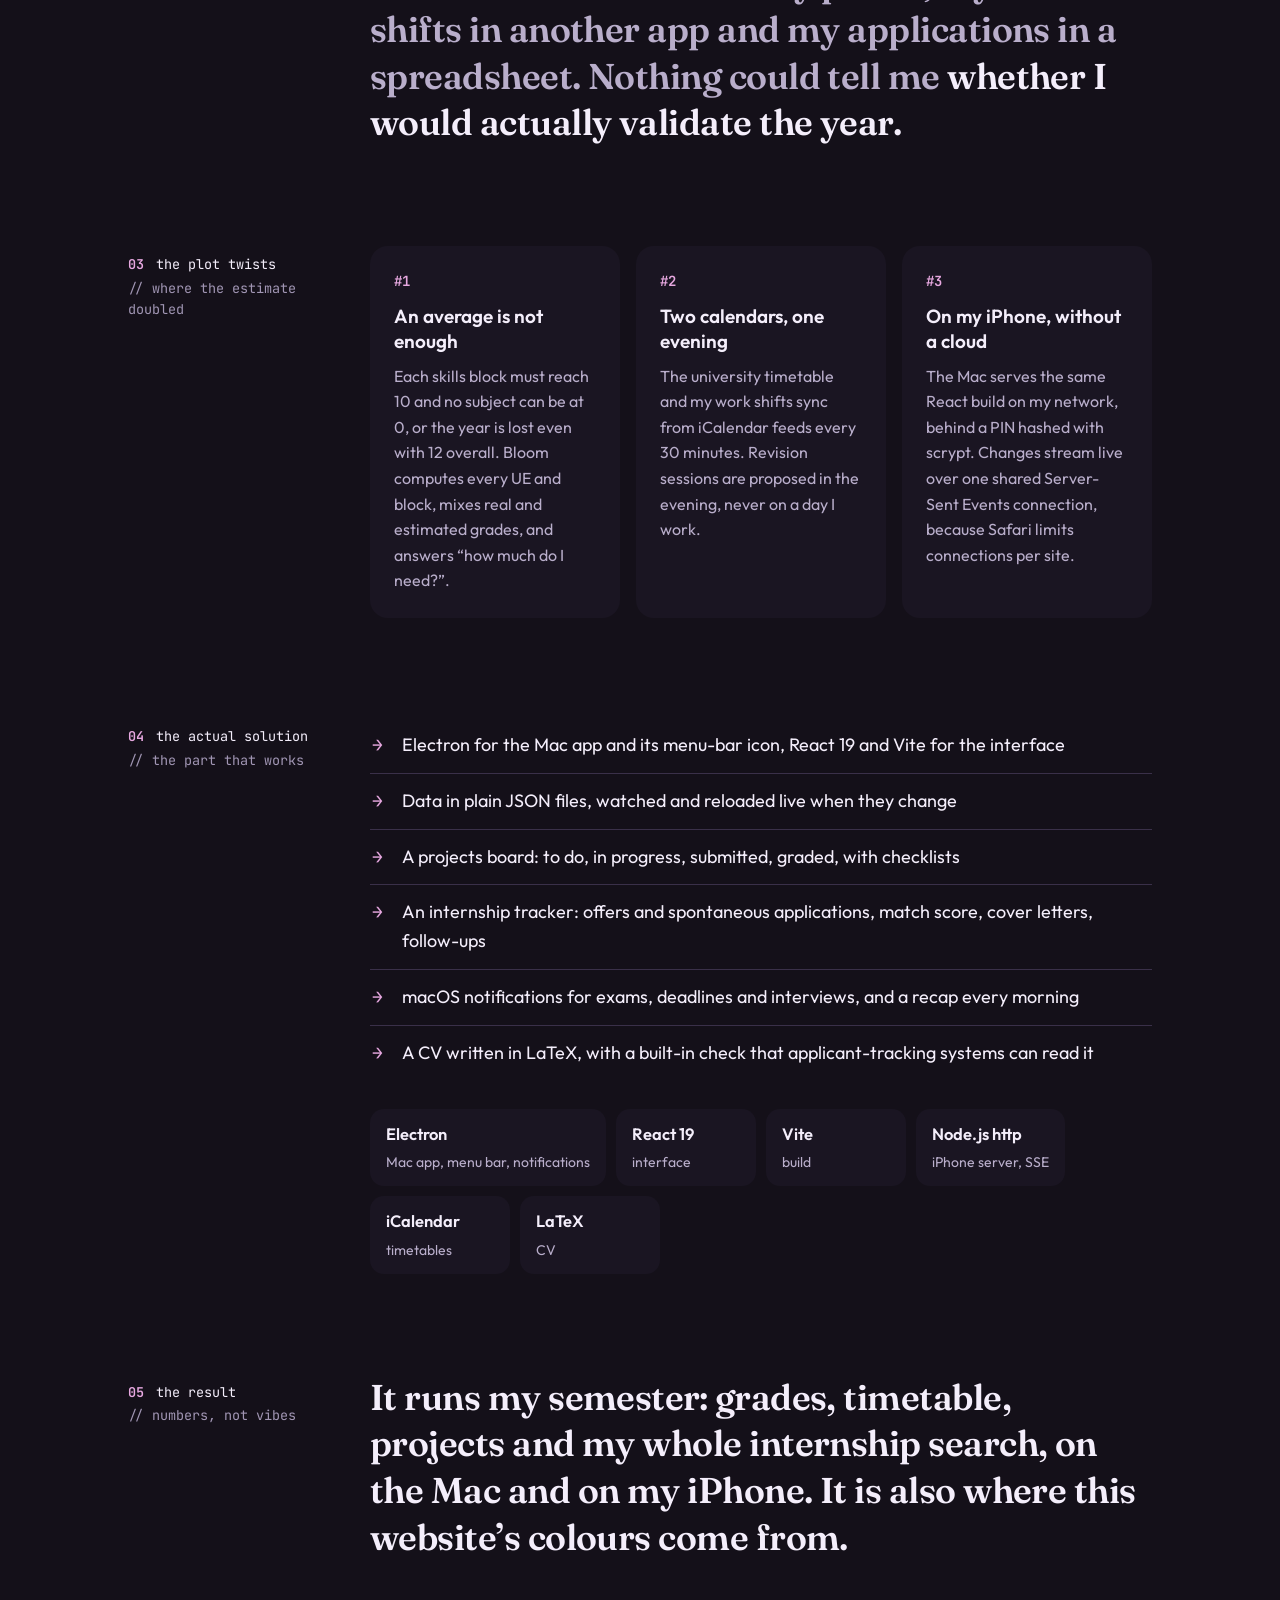
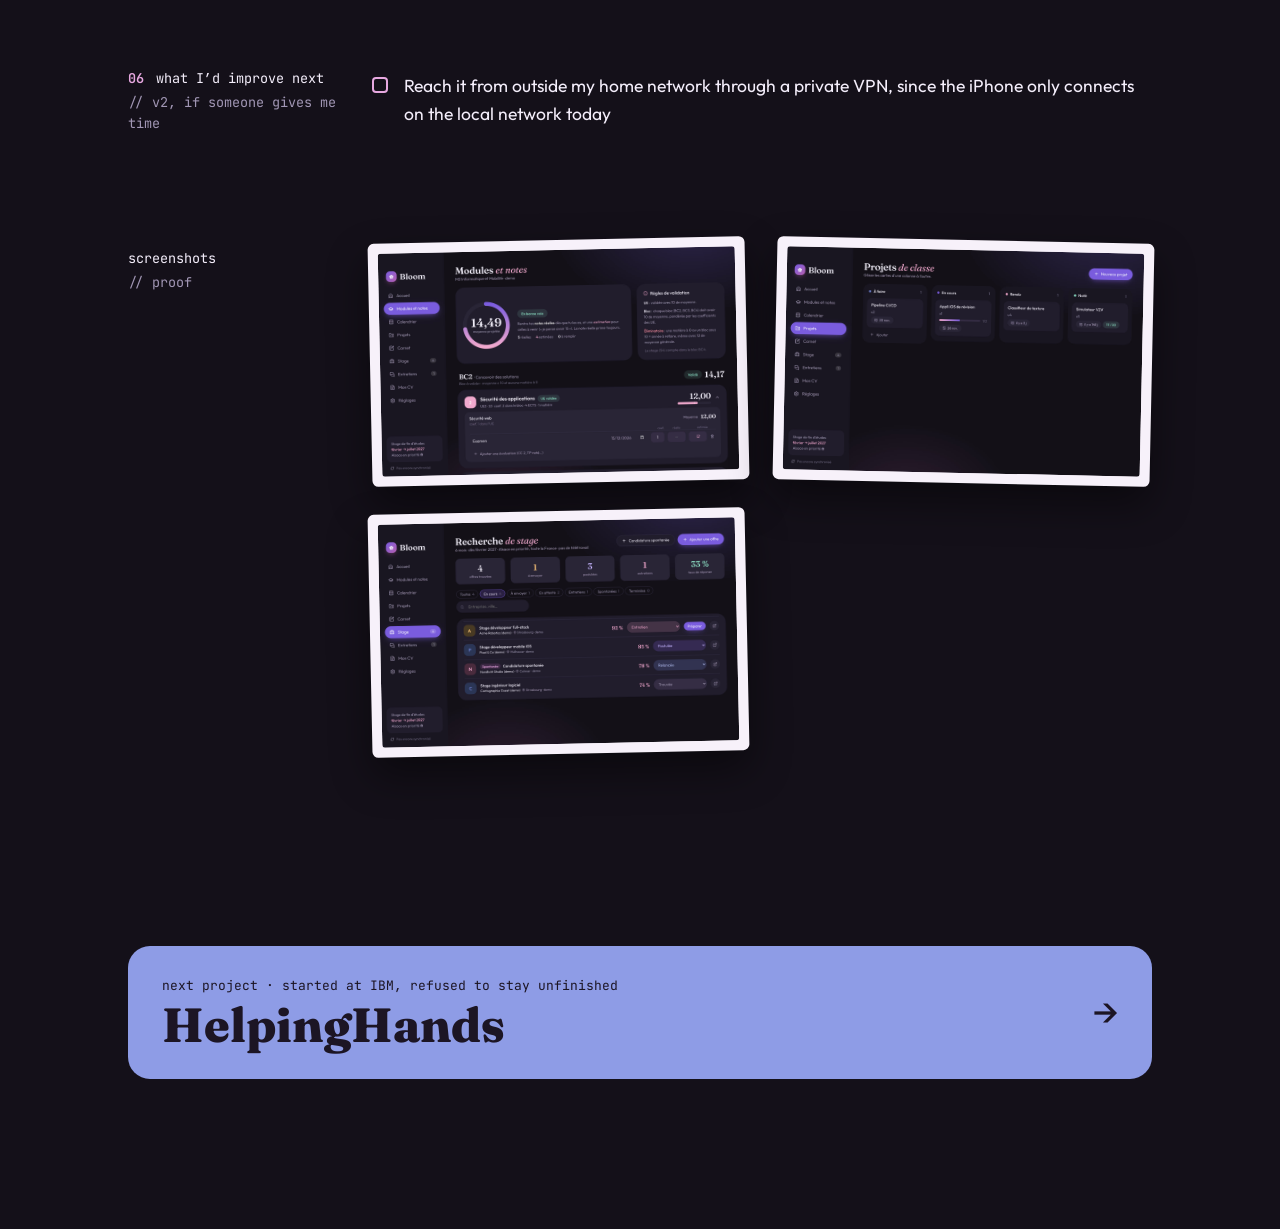
<file: work/bloom/index.html>
<!DOCTYPE html>
<html lang="en">
<head>
<meta charset="UTF-8">
<meta name="viewport" content="width=device-width, initial-scale=1.0">
<title>Bloom · Mia OS</title>
<meta name="description" content="Bloom is a Mac app for my M2: grades and the exact validation rules, my class and work timetables, school projects, course notes, internship applications and my CV. It lives in the menu bar, sends reminders, and opens on my iPhone too.">
<meta name="theme-color" content="#141019">
<style>body{--accent:#E7A8E0}</style>
<meta name="color-scheme" content="dark">
<link rel="canonical" href="https://miaaa3.github.io/work/bloom/">
<meta property="og:type" content="article">
<meta property="og:title" content="Bloom: My Master’s, in one app I built for myself.">
<meta property="og:description" content="Bloom is a Mac app for my M2: grades and the exact validation rules, my class and work timetables, school projects, course notes, internship applications and my CV. It lives in the menu bar, sends reminders, and opens on my iPhone too.">
<meta property="og:image" content="https://miaaa3.github.io/assets/projects/bloom/cover.jpg">
<link rel="icon" href="../../assets/favicon.svg" type="image/svg+xml">
<link rel="preconnect" href="https://fonts.googleapis.com">
<link rel="preconnect" href="https://fonts.gstatic.com" crossorigin>
<link href="https://fonts.googleapis.com/css2?family=Fraunces:ital,opsz,wght@0,9..144,600;0,9..144,800;1,9..144,600&family=Outfit:wght@400;500;600&family=JetBrains+Mono:wght@400;600&display=swap" rel="stylesheet">
<link rel="stylesheet" href="../../css/style.css">
</head>
<body data-case="bloom" data-root="../../">
<a class="skip" href="#case" data-i18n="skip">Skip to content</a>
<header class="menubar">
  <a class="brand" href="../../" aria-label="Mia OS, home"><span class="brand-mark" aria-hidden="true">✿</span> Mia OS <span class="hide-sm path-inline">~/projects/bloom.app</span></a>
  <nav class="topnav" aria-label="Sections">
    <a href="../../#projects" data-i18n="nav.work">Projects</a>
    <a href="../../#experience" data-i18n="nav.exp">Experience</a>
    <a href="../../#about" data-i18n="nav.about">About</a>
    <a href="../../#contact" data-i18n="nav.contact">Contact</a>
  </nav>
  <div class="menubar-right">
    <button type="button" class="pill pill-term" id="openTerm" aria-label="Open the terminal"><span aria-hidden="true">&gt;_</span><span class="hide-sm" data-i18n="nav.term">terminal</span></button>
    <button type="button" class="pill" id="langBtn" data-i18n="lang" aria-label="Passer en français">FR</button>
    <a class="pill pill-rose" href="../../assets/CV-Meryem-Belmouaddine.pdf" target="_blank" rel="noopener">cv.pdf ↓</a>
  </div>
</header>

<main class="case" id="case">
  <noscript><h1>Bloom</h1><p>Bloom is a Mac app for my M2: grades and the exact validation rules, my class and work timetables, school projects, course notes, internship applications and my CV. It lives in the menu bar, sends reminders, and opens on my iPhone too.</p></noscript>
</main>

<footer class="statusbar">
  <span class="hide-sm">⎇ main</span>
  <button type="button" class="sb-btn" id="bugBtn" data-i18n="sb.bugs">✓ 0 bugs<span class="hide-sm"> (that I know of)</span></button>
  <span class="sb-msg" id="sbMsg" aria-live="polite"></span>
  <span class="sb-right"><span class="hide-sm" id="sbLine">Ln 1, Col 1</span><button type="button" class="sb-btn" id="sbCoffee" aria-label="Refill coffee">☕ 100%</button></span>
</footer>

<script src="../../js/projects.js"></script>
<script src="../../js/i18n.js"></script>
<script src="../../js/cases.js"></script>
<script src="../../js/main.js"></script>
</body>
</html>
</file>
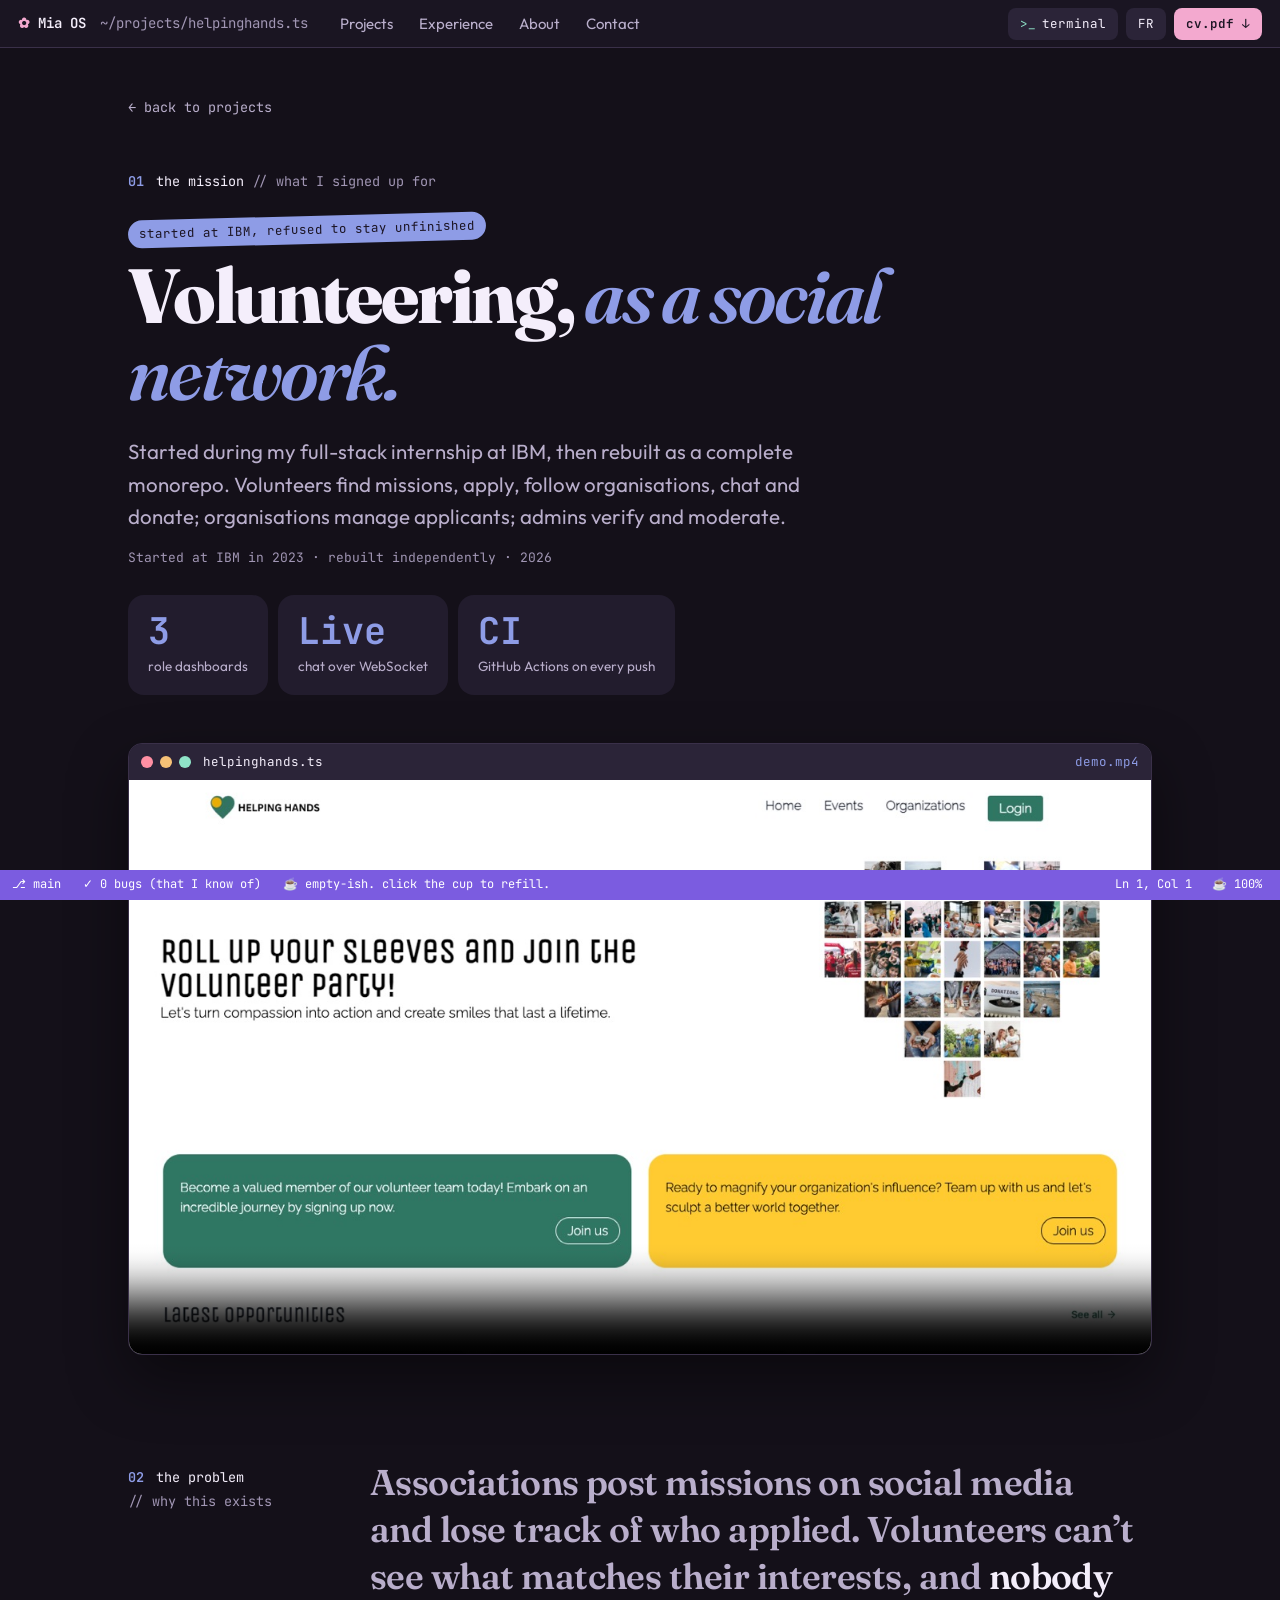
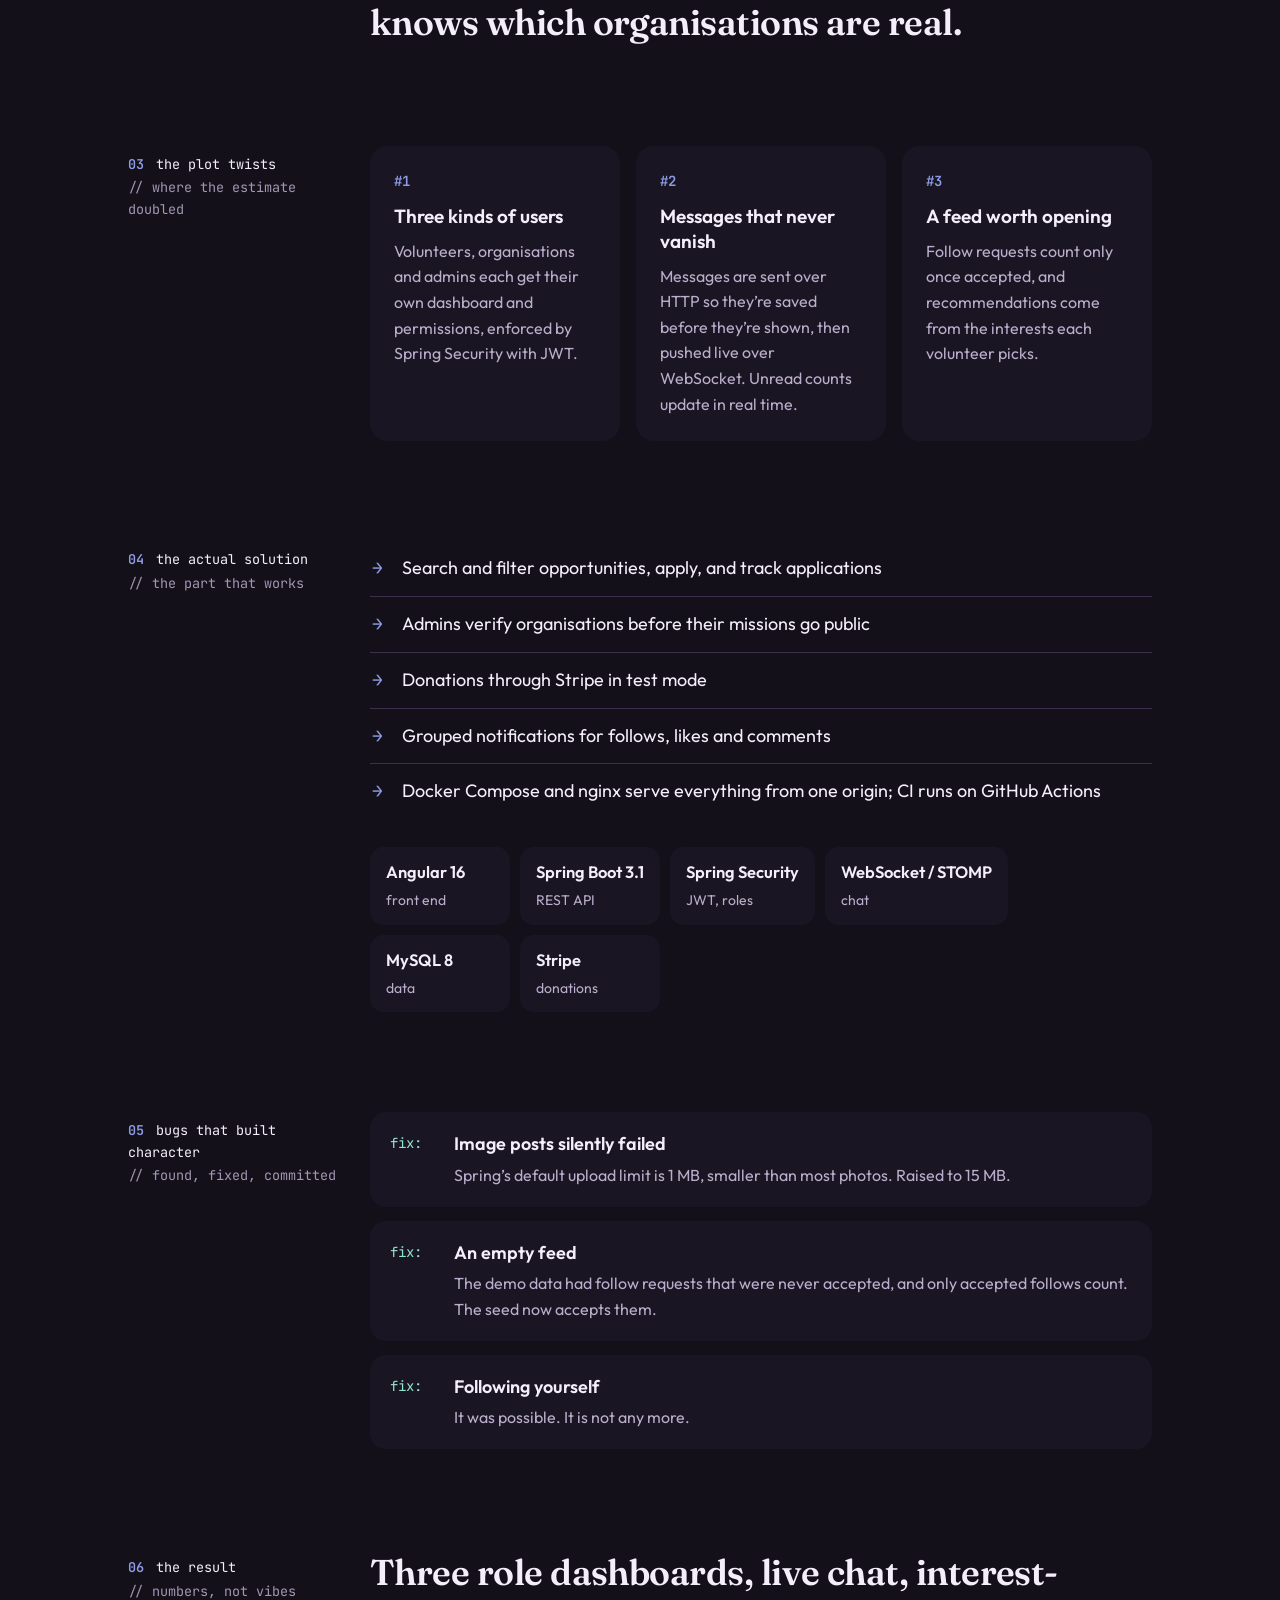
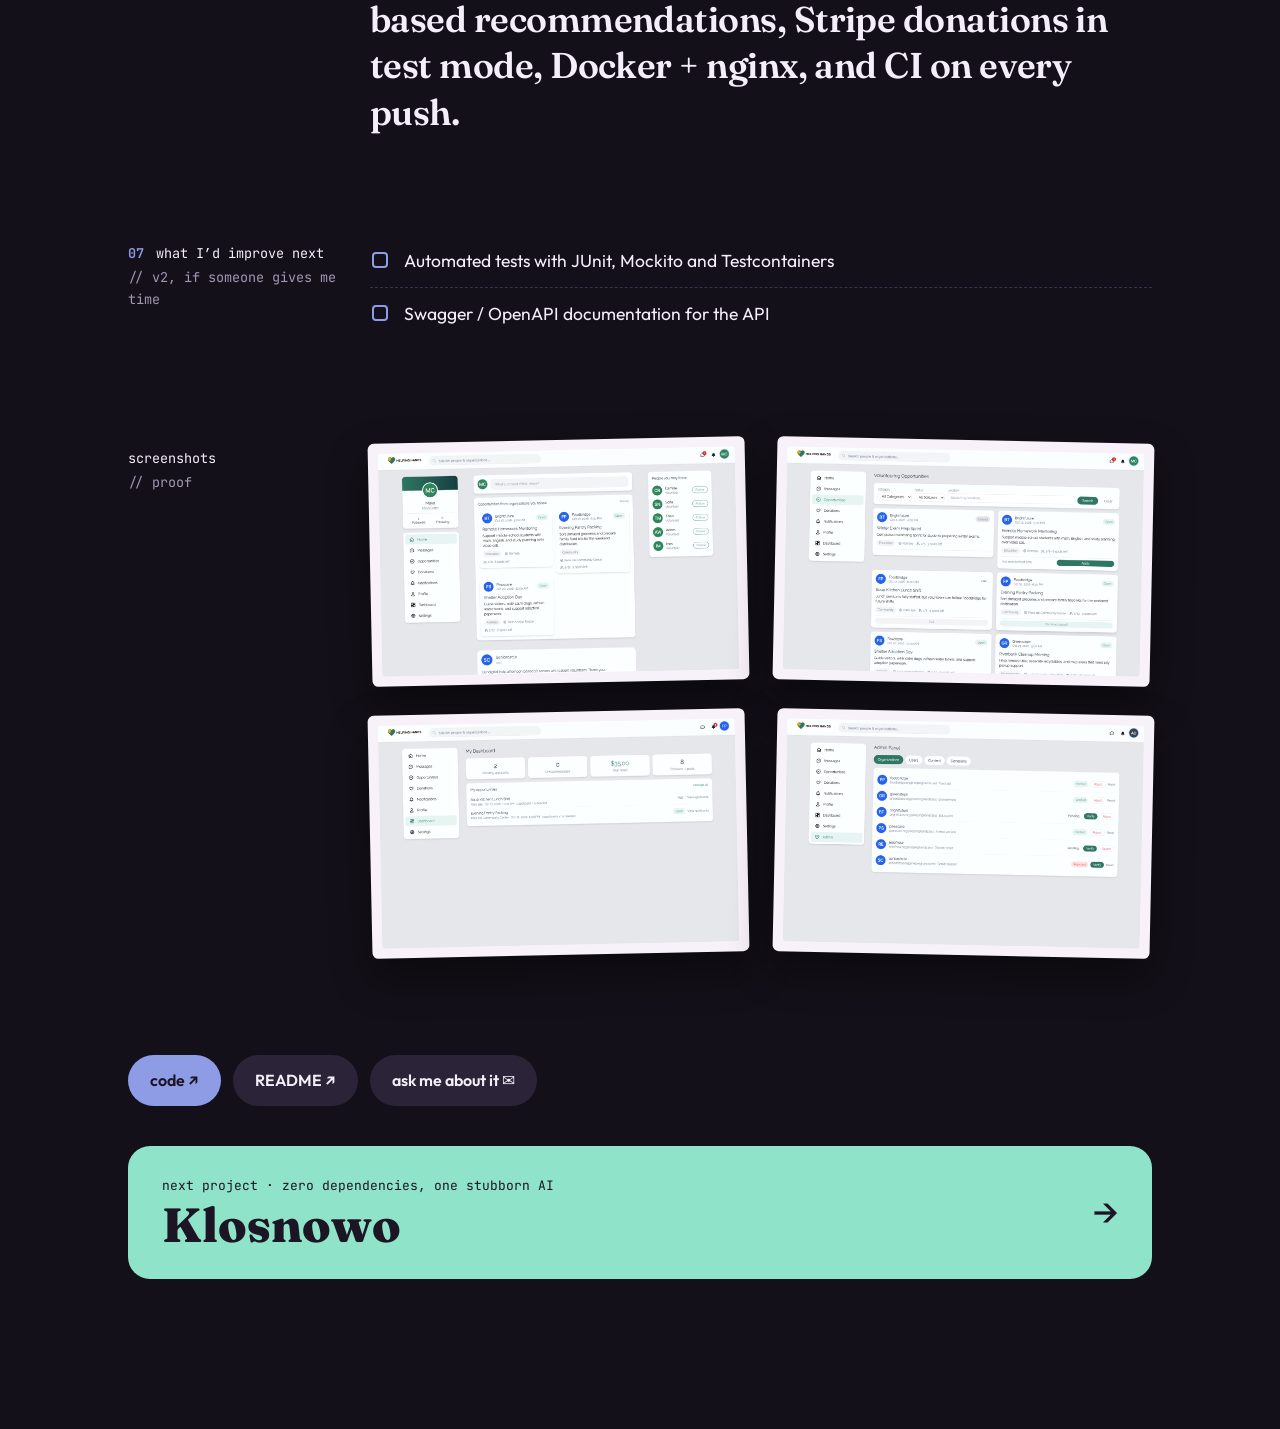
<file: work/helpinghands/index.html>
<!DOCTYPE html>
<html lang="en">
<head>
<meta charset="UTF-8">
<meta name="viewport" content="width=device-width, initial-scale=1.0">
<title>HelpingHands · Mia OS</title>
<meta name="description" content="Started during my full-stack internship at IBM, then rebuilt as a complete monorepo. Volunteers find missions, apply, follow organisations, chat and donate; organisations manage applicants; admins verify and moderate.">
<meta name="theme-color" content="#141019">
<style>body{--accent:#8E9CE6}</style>
<meta name="color-scheme" content="dark">
<link rel="canonical" href="https://miaaa3.github.io/work/helpinghands/">
<meta property="og:type" content="article">
<meta property="og:title" content="HelpingHands: Volunteering, as a social network.">
<meta property="og:description" content="Started during my full-stack internship at IBM, then rebuilt as a complete monorepo. Volunteers find missions, apply, follow organisations, chat and donate; organisations manage applicants; admins verify and moderate.">
<meta property="og:image" content="https://miaaa3.github.io/assets/projects/helpinghands/cover.jpg">
<link rel="icon" href="../../assets/favicon.svg" type="image/svg+xml">
<link rel="preconnect" href="https://fonts.googleapis.com">
<link rel="preconnect" href="https://fonts.gstatic.com" crossorigin>
<link href="https://fonts.googleapis.com/css2?family=Fraunces:ital,opsz,wght@0,9..144,600;0,9..144,800;1,9..144,600&family=Outfit:wght@400;500;600&family=JetBrains+Mono:wght@400;600&display=swap" rel="stylesheet">
<link rel="stylesheet" href="../../css/style.css">
</head>
<body data-case="helpinghands" data-root="../../">
<a class="skip" href="#case" data-i18n="skip">Skip to content</a>
<header class="menubar">
  <a class="brand" href="../../" aria-label="Mia OS, home"><span class="brand-mark" aria-hidden="true">✿</span> Mia OS <span class="hide-sm path-inline">~/projects/helpinghands.ts</span></a>
  <nav class="topnav" aria-label="Sections">
    <a href="../../#projects" data-i18n="nav.work">Projects</a>
    <a href="../../#experience" data-i18n="nav.exp">Experience</a>
    <a href="../../#about" data-i18n="nav.about">About</a>
    <a href="../../#contact" data-i18n="nav.contact">Contact</a>
  </nav>
  <div class="menubar-right">
    <button type="button" class="pill pill-term" id="openTerm" aria-label="Open the terminal"><span aria-hidden="true">&gt;_</span><span class="hide-sm" data-i18n="nav.term">terminal</span></button>
    <button type="button" class="pill" id="langBtn" data-i18n="lang" aria-label="Passer en français">FR</button>
    <a class="pill pill-rose" href="../../assets/CV-Meryem-Belmouaddine.pdf" target="_blank" rel="noopener">cv.pdf ↓</a>
  </div>
</header>

<main class="case" id="case">
  <noscript><h1>HelpingHands</h1><p>Started during my full-stack internship at IBM, then rebuilt as a complete monorepo. Volunteers find missions, apply, follow organisations, chat and donate; organisations manage applicants; admins verify and moderate.</p><p><a href="https://github.com/miaaa3/HelpingHands">Code on GitHub</a></p></noscript>
</main>

<footer class="statusbar">
  <span class="hide-sm">⎇ main</span>
  <button type="button" class="sb-btn" id="bugBtn" data-i18n="sb.bugs">✓ 0 bugs<span class="hide-sm"> (that I know of)</span></button>
  <span class="sb-msg" id="sbMsg" aria-live="polite"></span>
  <span class="sb-right"><span class="hide-sm" id="sbLine">Ln 1, Col 1</span><button type="button" class="sb-btn" id="sbCoffee" aria-label="Refill coffee">☕ 100%</button></span>
</footer>

<script src="../../js/projects.js"></script>
<script src="../../js/i18n.js"></script>
<script src="../../js/cases.js"></script>
<script src="../../js/main.js"></script>
</body>
</html>
</file>
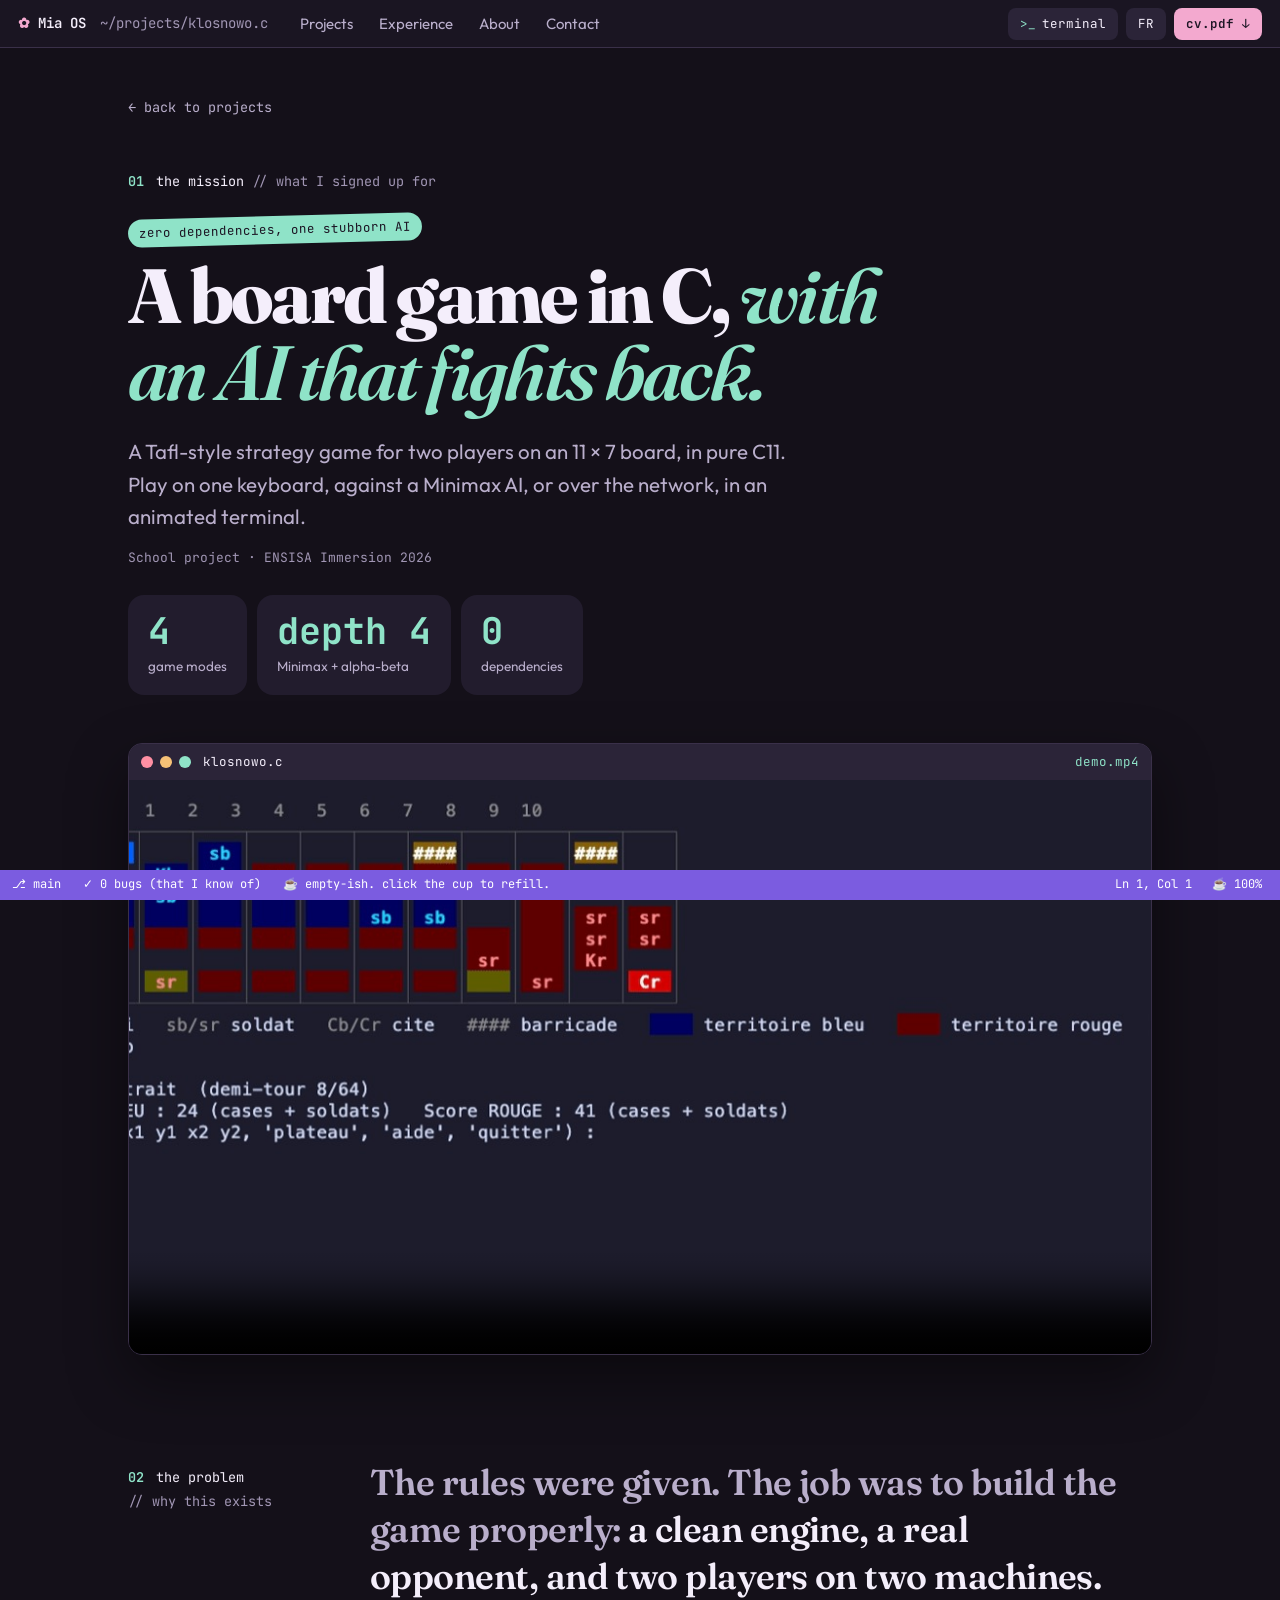
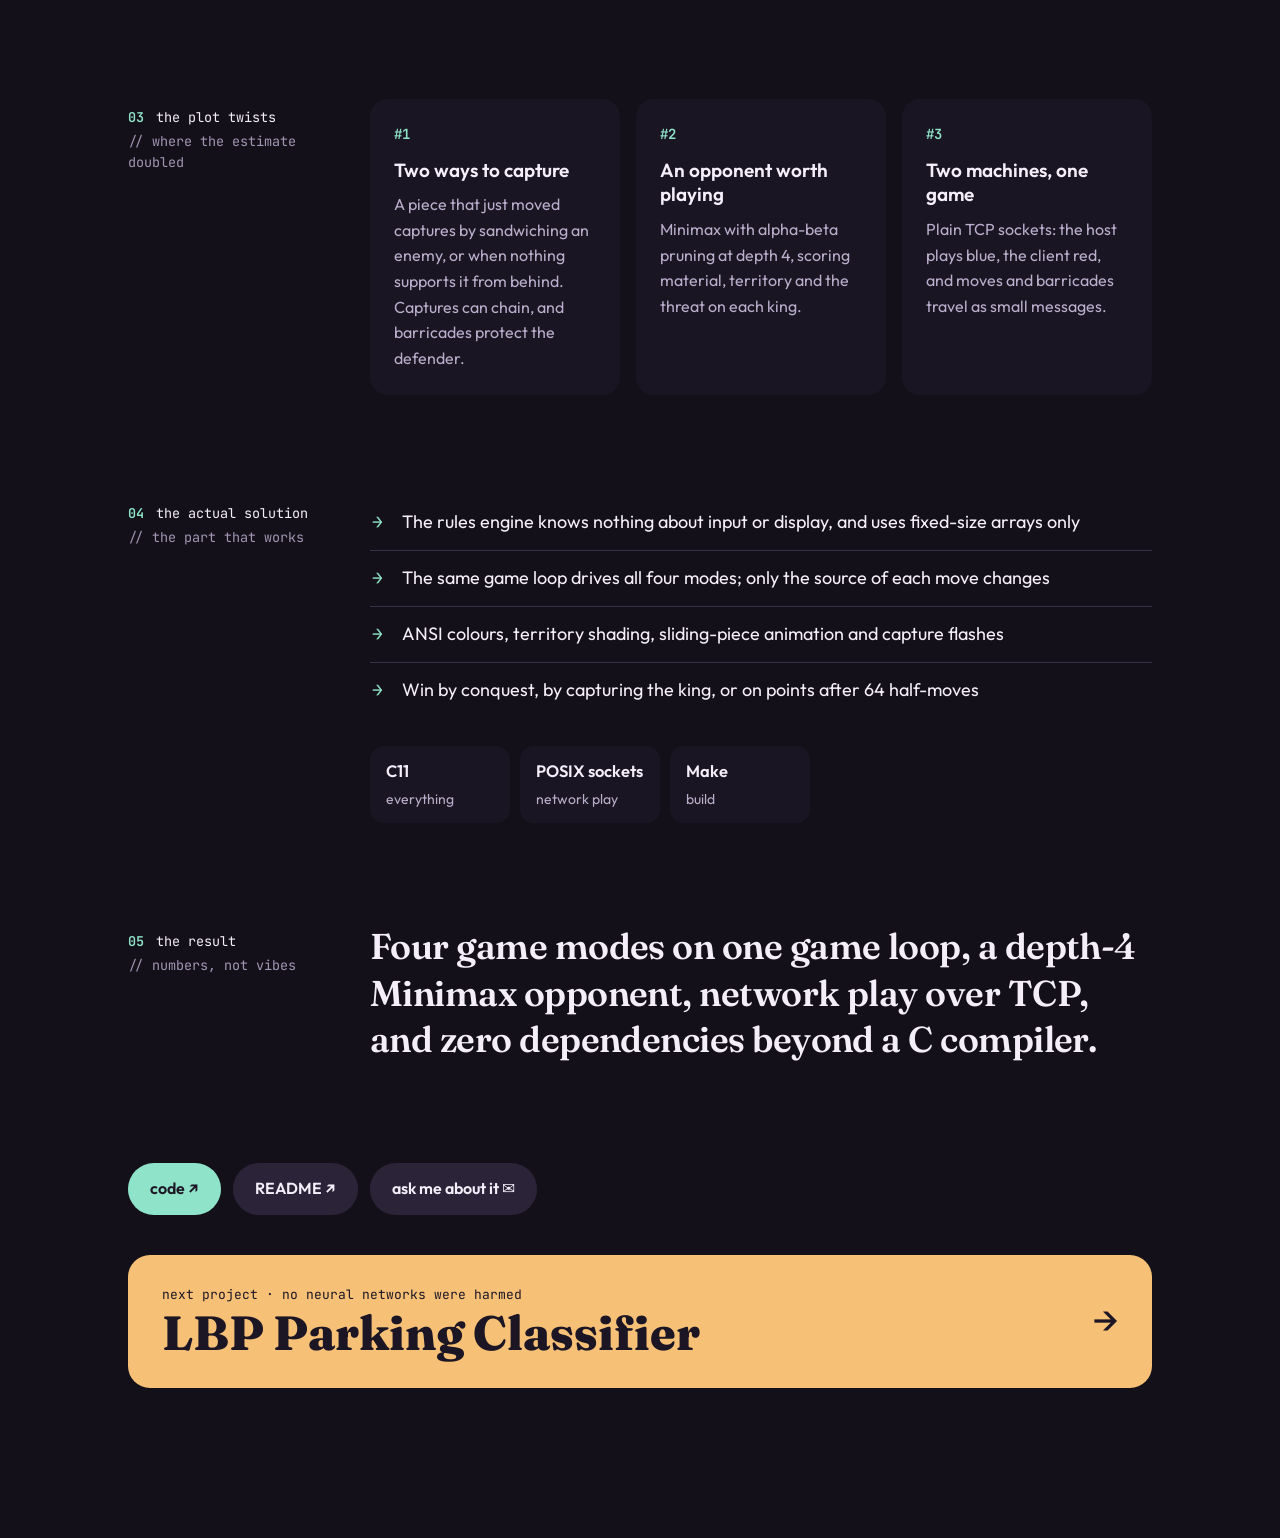
<file: work/klosnowo/index.html>
<!DOCTYPE html>
<html lang="en">
<head>
<meta charset="UTF-8">
<meta name="viewport" content="width=device-width, initial-scale=1.0">
<title>Klosnowo · Mia OS</title>
<meta name="description" content="A Tafl-style strategy game for two players on an 11 × 7 board, in pure C11. Play on one keyboard, against a Minimax AI, or over the network, in an animated terminal.">
<meta name="theme-color" content="#141019">
<style>body{--accent:#8FE3C8}</style>
<meta name="color-scheme" content="dark">
<link rel="canonical" href="https://miaaa3.github.io/work/klosnowo/">
<meta property="og:type" content="article">
<meta property="og:title" content="Klosnowo: A board game in C, with an AI that fights back.">
<meta property="og:description" content="A Tafl-style strategy game for two players on an 11 × 7 board, in pure C11. Play on one keyboard, against a Minimax AI, or over the network, in an animated terminal.">
<meta property="og:image" content="https://miaaa3.github.io/assets/projects/klosnowo/cover.jpg">
<link rel="icon" href="../../assets/favicon.svg" type="image/svg+xml">
<link rel="preconnect" href="https://fonts.googleapis.com">
<link rel="preconnect" href="https://fonts.gstatic.com" crossorigin>
<link href="https://fonts.googleapis.com/css2?family=Fraunces:ital,opsz,wght@0,9..144,600;0,9..144,800;1,9..144,600&family=Outfit:wght@400;500;600&family=JetBrains+Mono:wght@400;600&display=swap" rel="stylesheet">
<link rel="stylesheet" href="../../css/style.css">
</head>
<body data-case="klosnowo" data-root="../../">
<a class="skip" href="#case" data-i18n="skip">Skip to content</a>
<header class="menubar">
  <a class="brand" href="../../" aria-label="Mia OS, home"><span class="brand-mark" aria-hidden="true">✿</span> Mia OS <span class="hide-sm path-inline">~/projects/klosnowo.c</span></a>
  <nav class="topnav" aria-label="Sections">
    <a href="../../#projects" data-i18n="nav.work">Projects</a>
    <a href="../../#experience" data-i18n="nav.exp">Experience</a>
    <a href="../../#about" data-i18n="nav.about">About</a>
    <a href="../../#contact" data-i18n="nav.contact">Contact</a>
  </nav>
  <div class="menubar-right">
    <button type="button" class="pill pill-term" id="openTerm" aria-label="Open the terminal"><span aria-hidden="true">&gt;_</span><span class="hide-sm" data-i18n="nav.term">terminal</span></button>
    <button type="button" class="pill" id="langBtn" data-i18n="lang" aria-label="Passer en français">FR</button>
    <a class="pill pill-rose" href="../../assets/CV-Meryem-Belmouaddine.pdf" target="_blank" rel="noopener">cv.pdf ↓</a>
  </div>
</header>

<main class="case" id="case">
  <noscript><h1>Klosnowo</h1><p>A Tafl-style strategy game for two players on an 11 × 7 board, in pure C11. Play on one keyboard, against a Minimax AI, or over the network, in an animated terminal.</p><p><a href="https://github.com/miaaa3/klosnowo">Code on GitHub</a></p></noscript>
</main>

<footer class="statusbar">
  <span class="hide-sm">⎇ main</span>
  <button type="button" class="sb-btn" id="bugBtn" data-i18n="sb.bugs">✓ 0 bugs<span class="hide-sm"> (that I know of)</span></button>
  <span class="sb-msg" id="sbMsg" aria-live="polite"></span>
  <span class="sb-right"><span class="hide-sm" id="sbLine">Ln 1, Col 1</span><button type="button" class="sb-btn" id="sbCoffee" aria-label="Refill coffee">☕ 100%</button></span>
</footer>

<script src="../../js/projects.js"></script>
<script src="../../js/i18n.js"></script>
<script src="../../js/cases.js"></script>
<script src="../../js/main.js"></script>
</body>
</html>
</file>
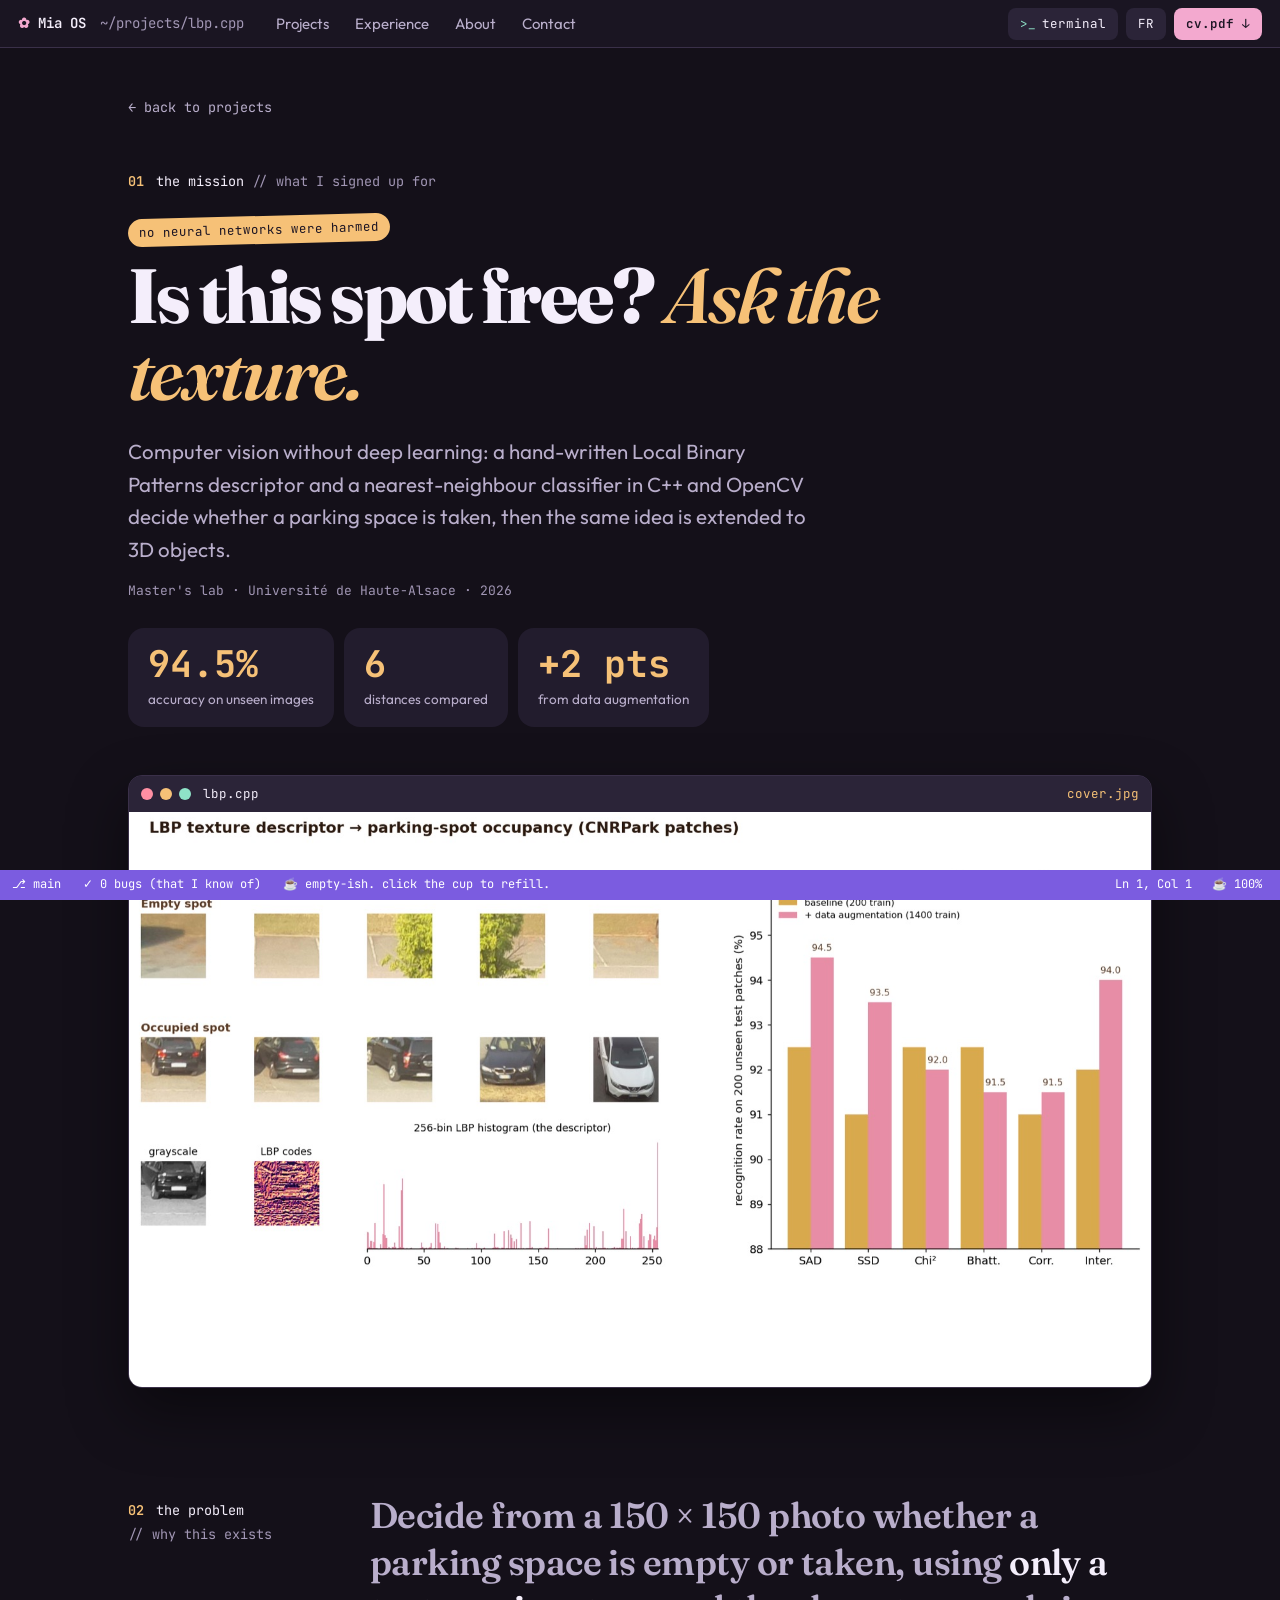
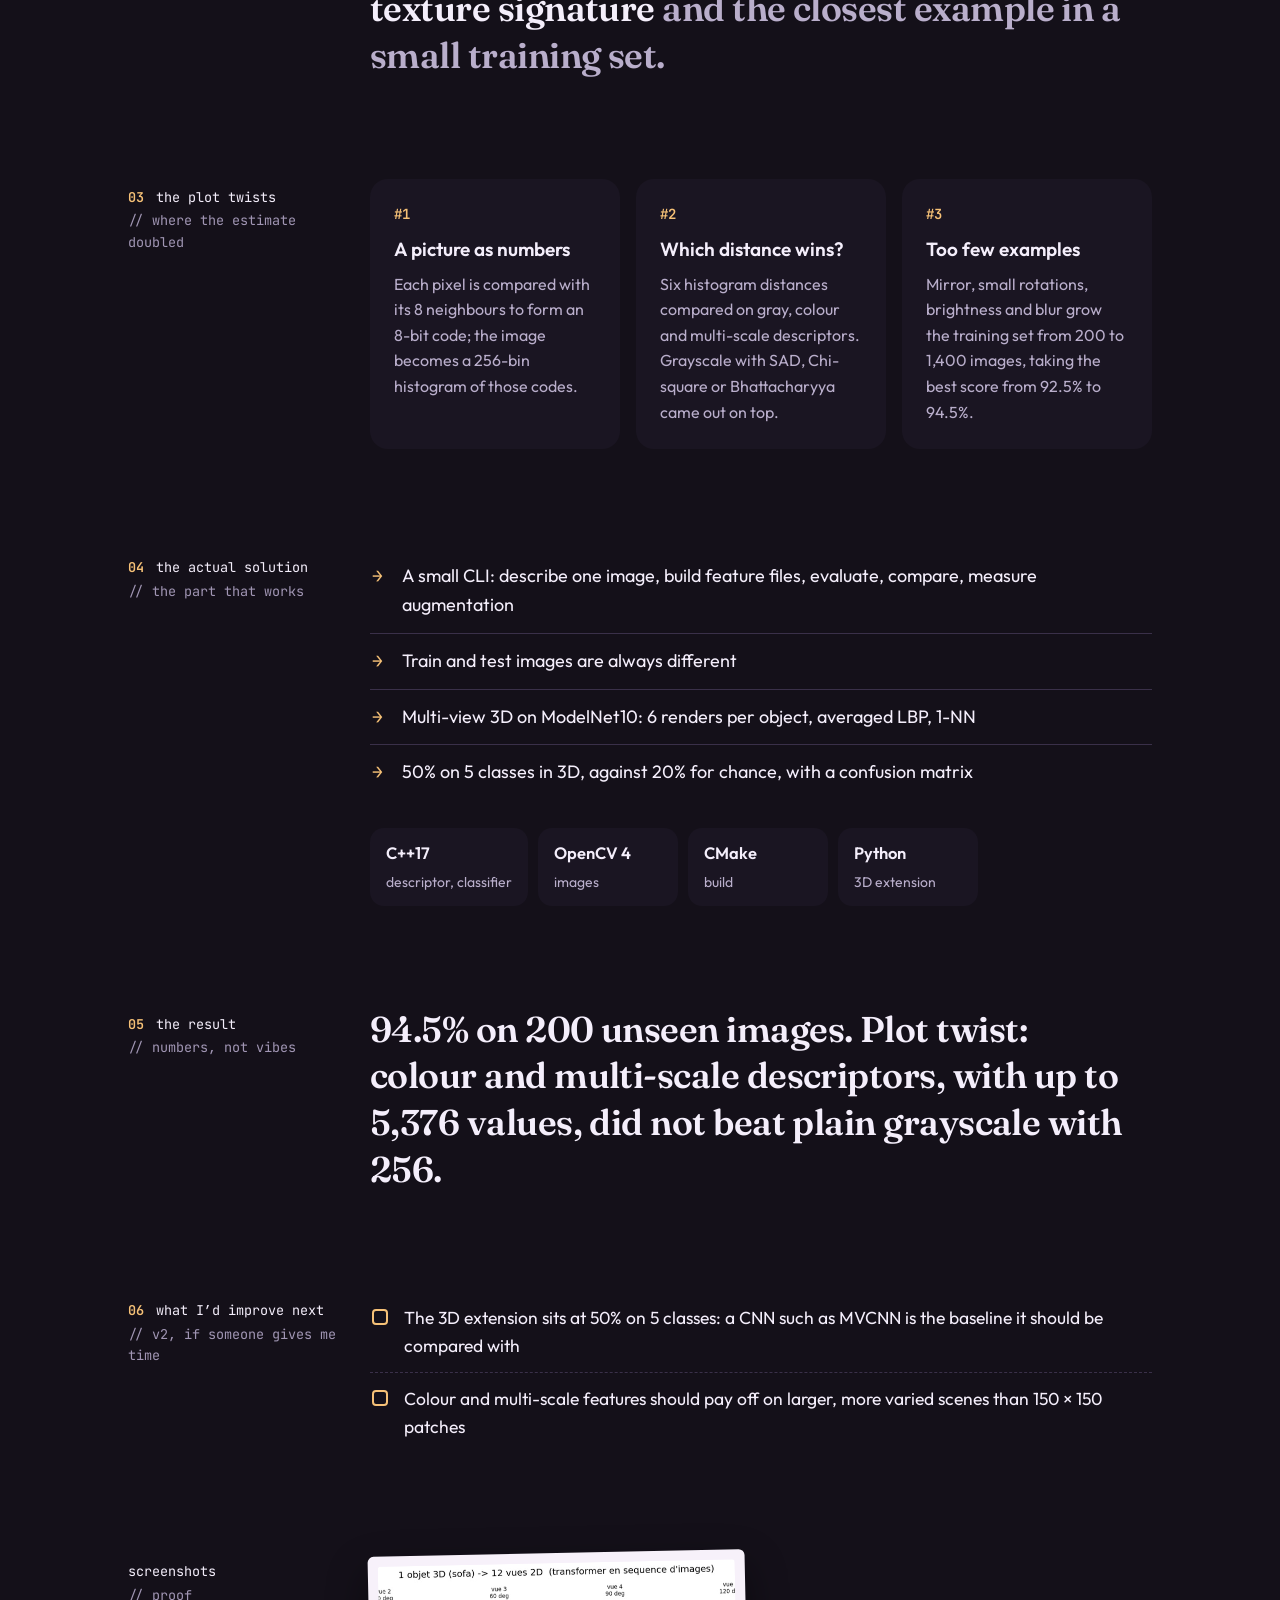
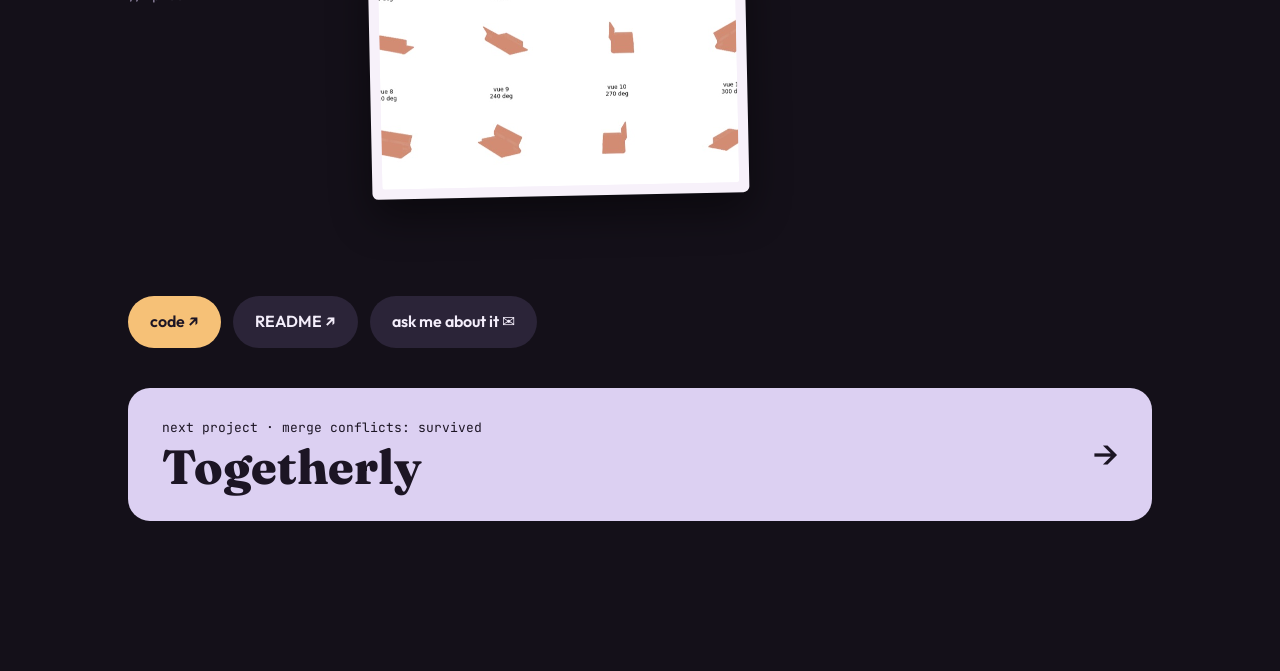
<file: work/lbp-parking-classifier/index.html>
<!DOCTYPE html>
<html lang="en">
<head>
<meta charset="UTF-8">
<meta name="viewport" content="width=device-width, initial-scale=1.0">
<title>LBP Parking Classifier · Mia OS</title>
<meta name="description" content="Computer vision without deep learning: a hand-written Local Binary Patterns descriptor and a nearest-neighbour classifier in C++ and OpenCV decide whether a parking space is taken, then the same idea is extended to 3D objects.">
<meta name="theme-color" content="#141019">
<style>body{--accent:#F6C177}</style>
<meta name="color-scheme" content="dark">
<link rel="canonical" href="https://miaaa3.github.io/work/lbp-parking-classifier/">
<meta property="og:type" content="article">
<meta property="og:title" content="LBP Parking Classifier: Is this spot free? Ask the texture.">
<meta property="og:description" content="Computer vision without deep learning: a hand-written Local Binary Patterns descriptor and a nearest-neighbour classifier in C++ and OpenCV decide whether a parking space is taken, then the same idea is extended to 3D objects.">
<meta property="og:image" content="https://miaaa3.github.io/assets/projects/lbp/cover.jpg">
<link rel="icon" href="../../assets/favicon.svg" type="image/svg+xml">
<link rel="preconnect" href="https://fonts.googleapis.com">
<link rel="preconnect" href="https://fonts.gstatic.com" crossorigin>
<link href="https://fonts.googleapis.com/css2?family=Fraunces:ital,opsz,wght@0,9..144,600;0,9..144,800;1,9..144,600&family=Outfit:wght@400;500;600&family=JetBrains+Mono:wght@400;600&display=swap" rel="stylesheet">
<link rel="stylesheet" href="../../css/style.css">
</head>
<body data-case="lbp" data-root="../../">
<a class="skip" href="#case" data-i18n="skip">Skip to content</a>
<header class="menubar">
  <a class="brand" href="../../" aria-label="Mia OS, home"><span class="brand-mark" aria-hidden="true">✿</span> Mia OS <span class="hide-sm path-inline">~/projects/lbp.cpp</span></a>
  <nav class="topnav" aria-label="Sections">
    <a href="../../#projects" data-i18n="nav.work">Projects</a>
    <a href="../../#experience" data-i18n="nav.exp">Experience</a>
    <a href="../../#about" data-i18n="nav.about">About</a>
    <a href="../../#contact" data-i18n="nav.contact">Contact</a>
  </nav>
  <div class="menubar-right">
    <button type="button" class="pill pill-term" id="openTerm" aria-label="Open the terminal"><span aria-hidden="true">&gt;_</span><span class="hide-sm" data-i18n="nav.term">terminal</span></button>
    <button type="button" class="pill" id="langBtn" data-i18n="lang" aria-label="Passer en français">FR</button>
    <a class="pill pill-rose" href="../../assets/CV-Meryem-Belmouaddine.pdf" target="_blank" rel="noopener">cv.pdf ↓</a>
  </div>
</header>

<main class="case" id="case">
  <noscript><h1>LBP Parking Classifier</h1><p>Computer vision without deep learning: a hand-written Local Binary Patterns descriptor and a nearest-neighbour classifier in C++ and OpenCV decide whether a parking space is taken, then the same idea is extended to 3D objects.</p><p><a href="https://github.com/miaaa3/lbp-parking-classifier">Code on GitHub</a></p></noscript>
</main>

<footer class="statusbar">
  <span class="hide-sm">⎇ main</span>
  <button type="button" class="sb-btn" id="bugBtn" data-i18n="sb.bugs">✓ 0 bugs<span class="hide-sm"> (that I know of)</span></button>
  <span class="sb-msg" id="sbMsg" aria-live="polite"></span>
  <span class="sb-right"><span class="hide-sm" id="sbLine">Ln 1, Col 1</span><button type="button" class="sb-btn" id="sbCoffee" aria-label="Refill coffee">☕ 100%</button></span>
</footer>

<script src="../../js/projects.js"></script>
<script src="../../js/i18n.js"></script>
<script src="../../js/cases.js"></script>
<script src="../../js/main.js"></script>
</body>
</html>
</file>
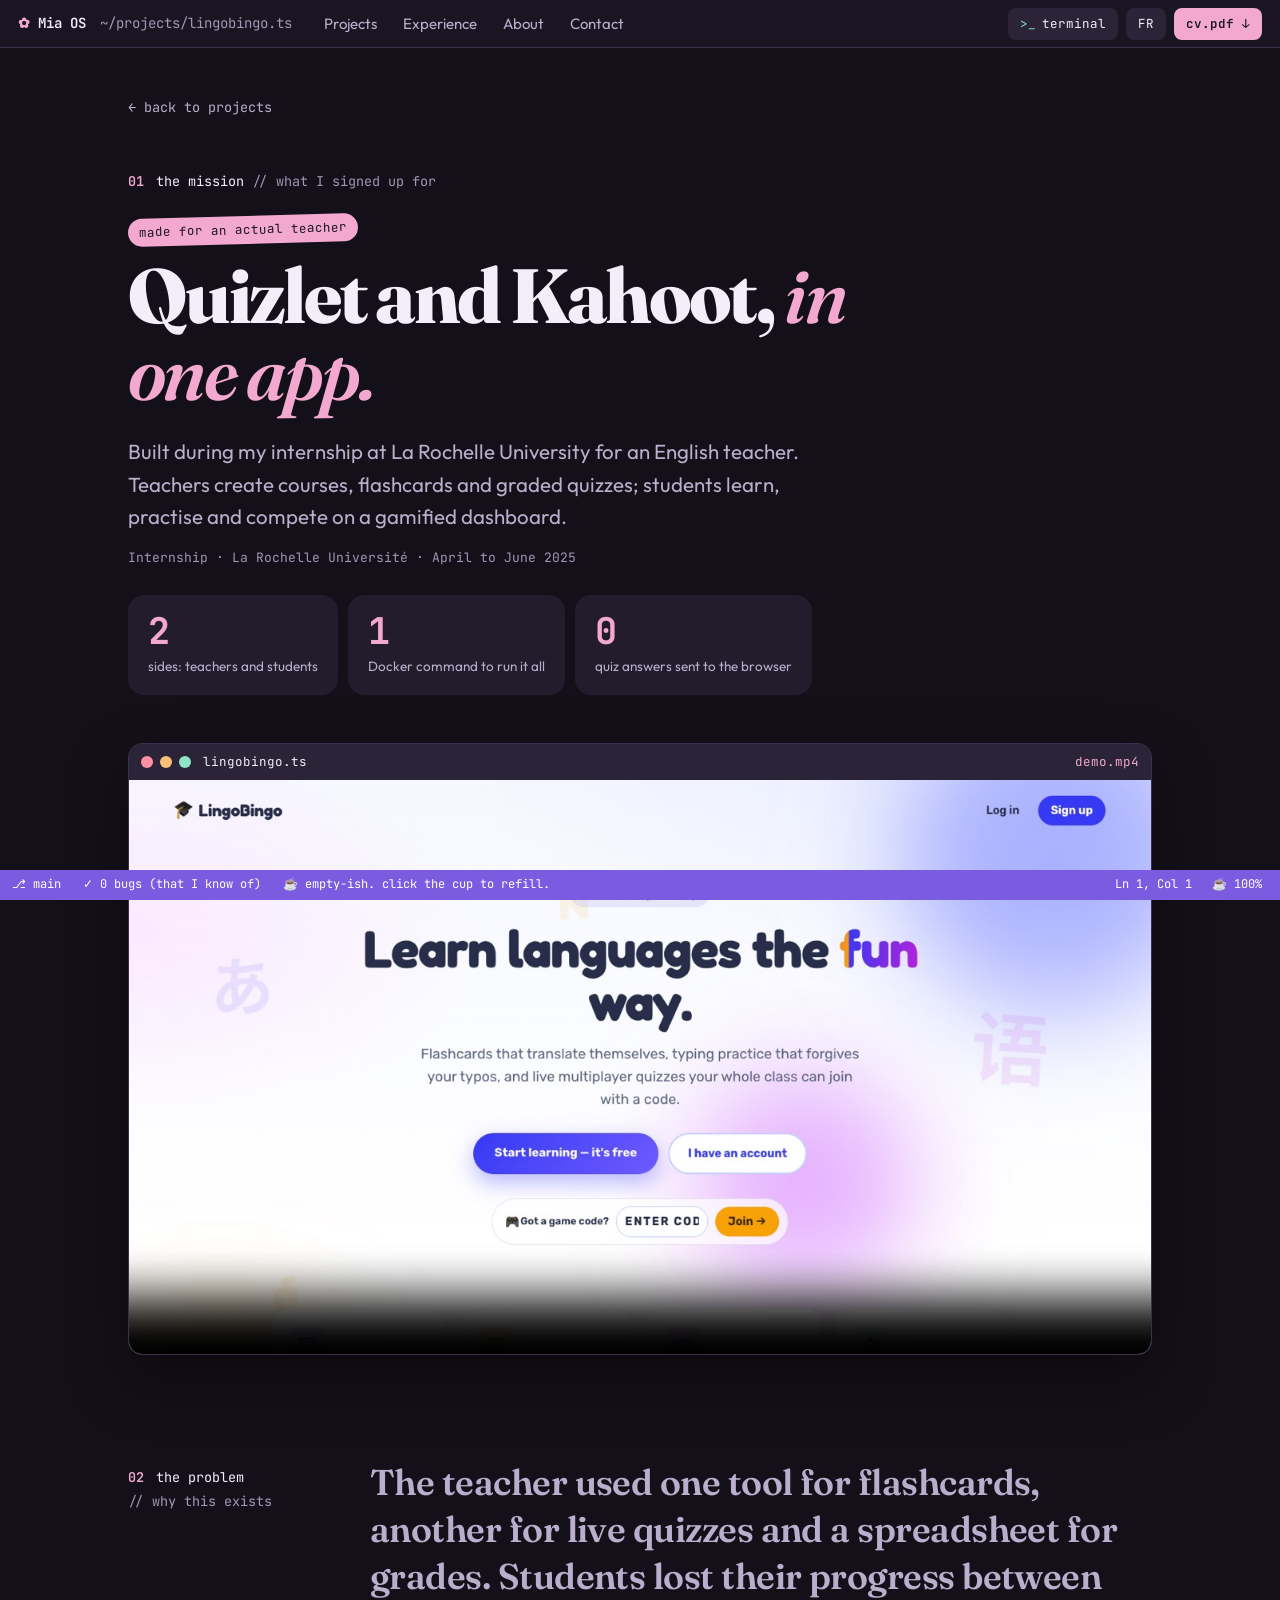
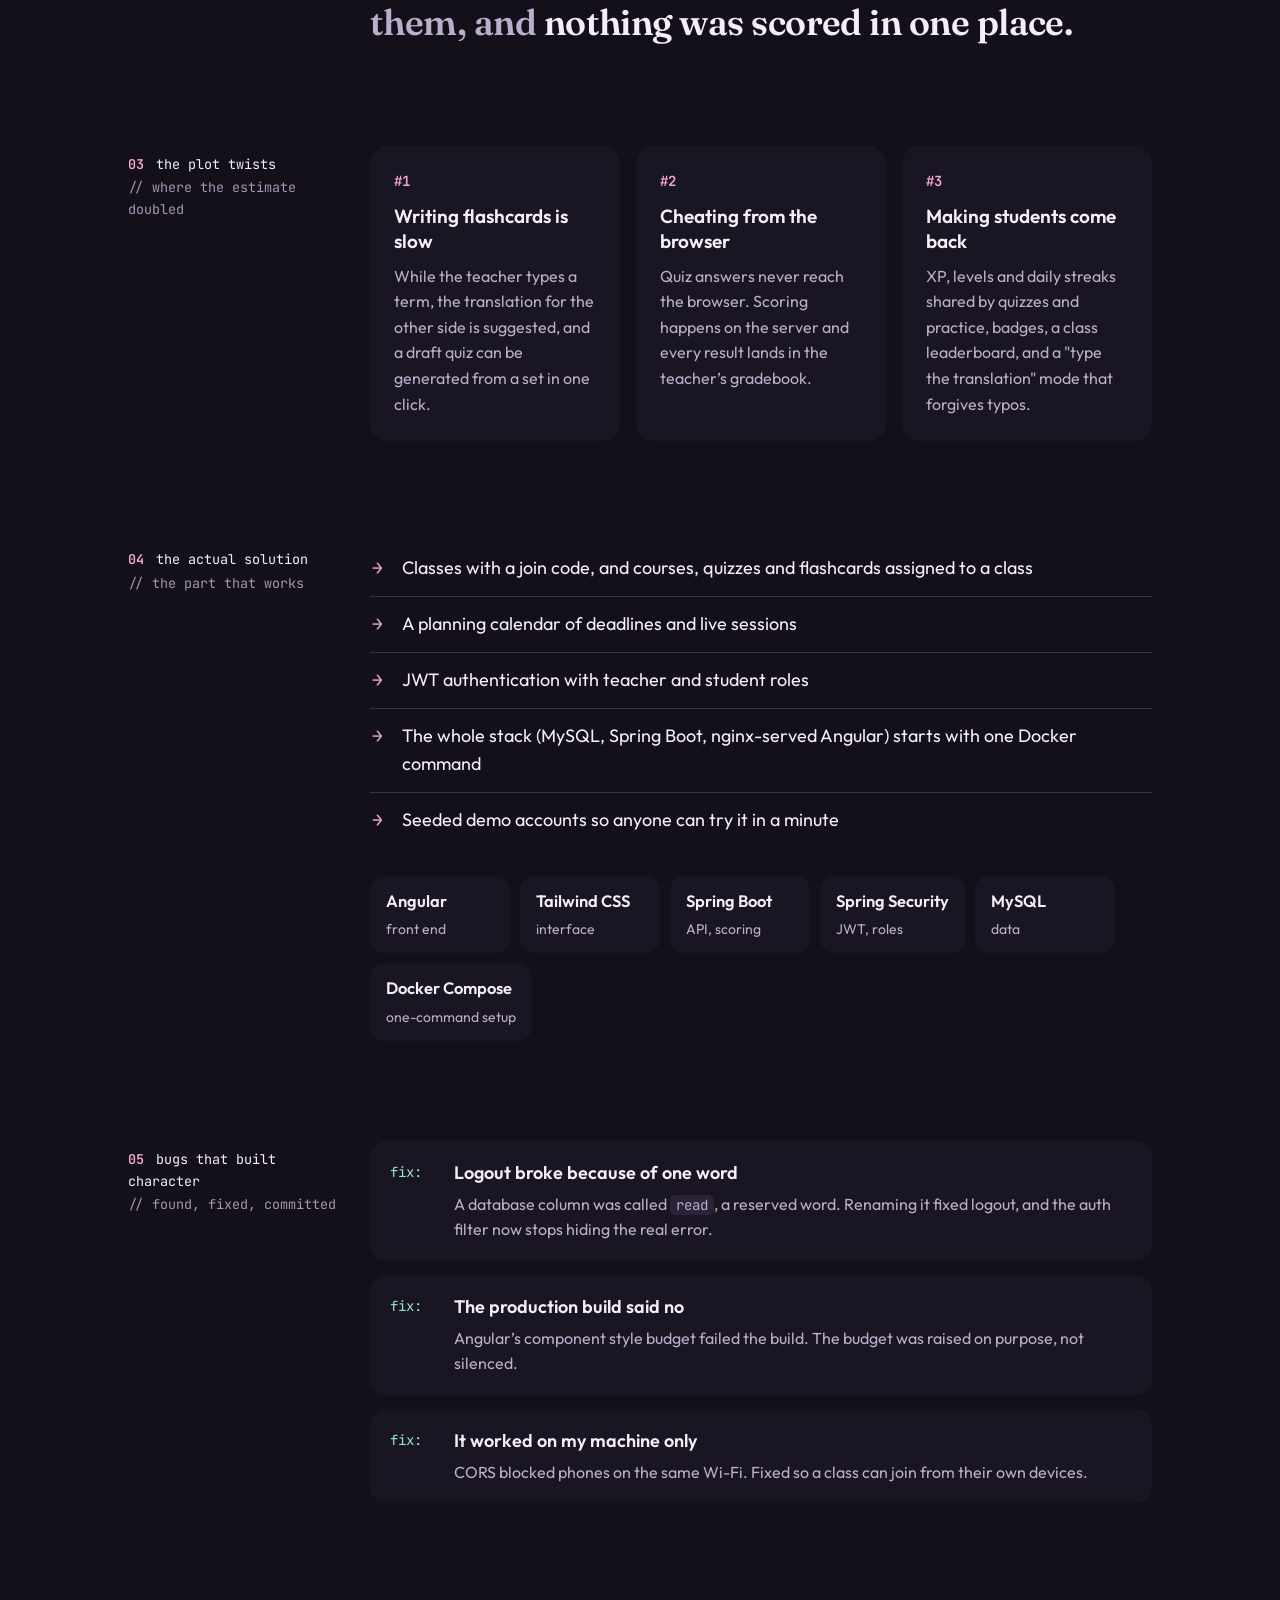
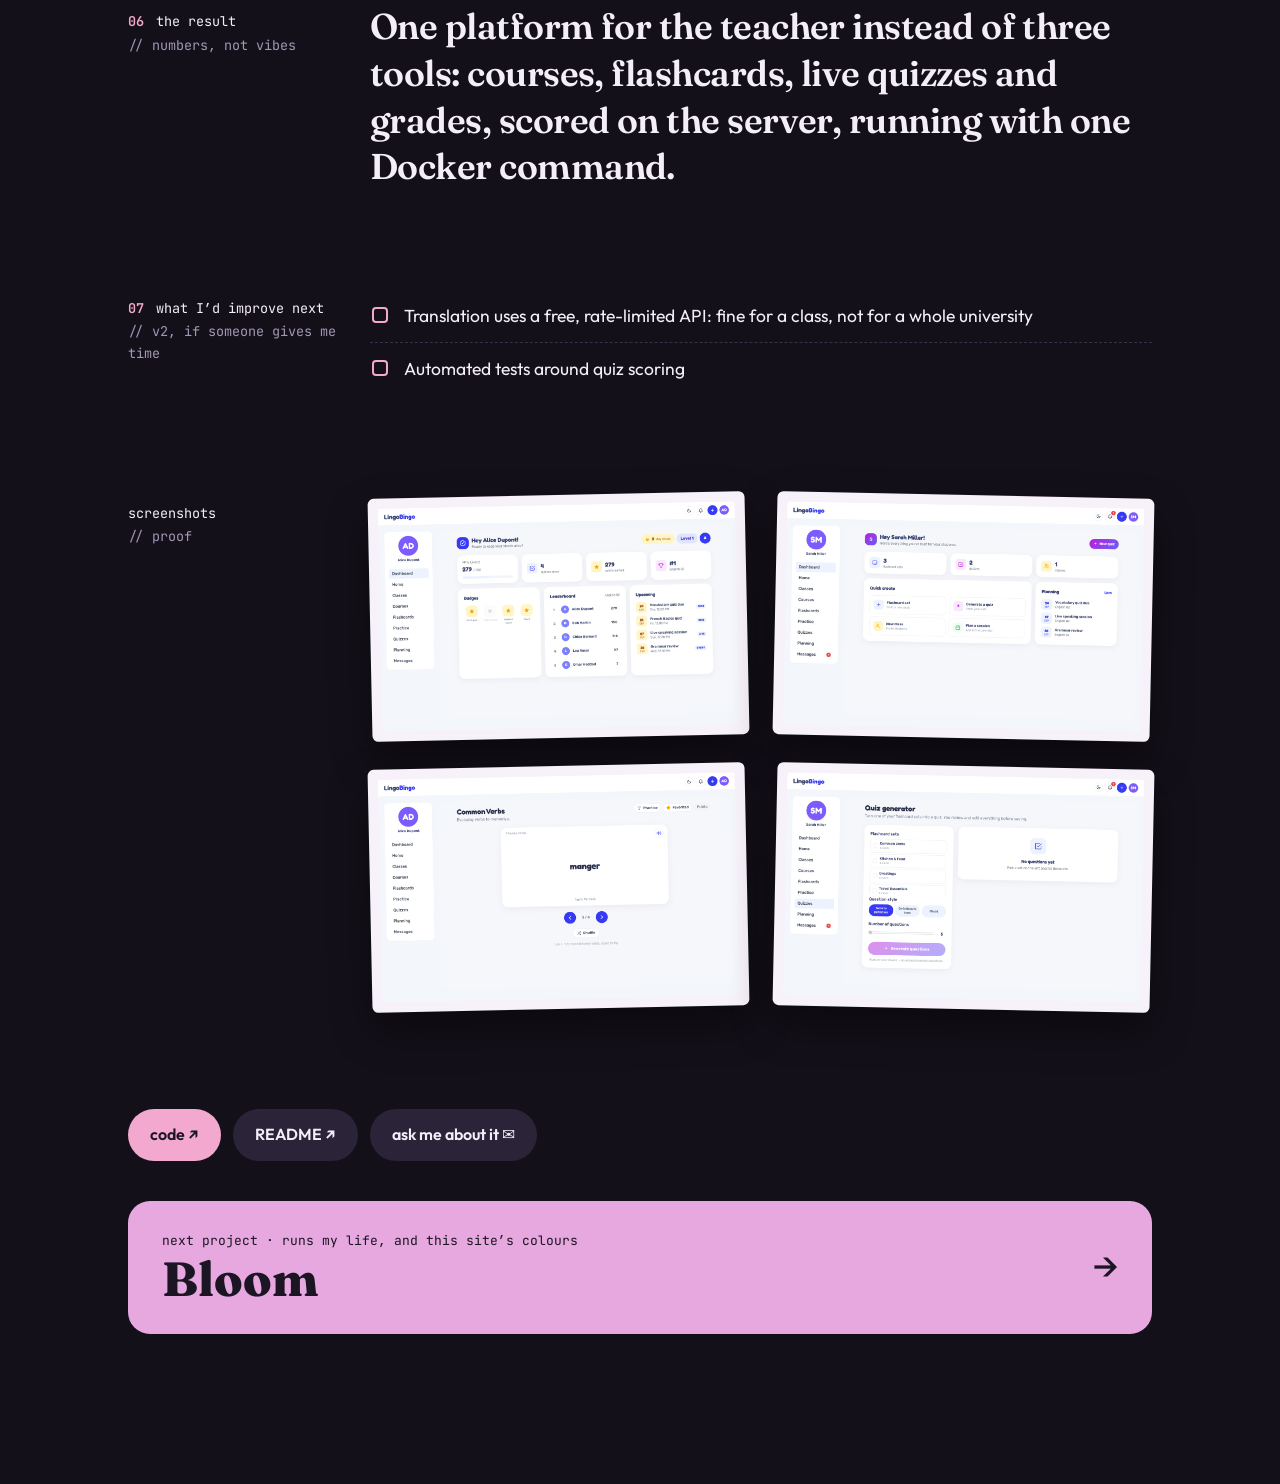
<file: work/lingobingo/index.html>
<!DOCTYPE html>
<html lang="en">
<head>
<meta charset="UTF-8">
<meta name="viewport" content="width=device-width, initial-scale=1.0">
<title>LingoBingo · Mia OS</title>
<meta name="description" content="Built during my internship at La Rochelle University for an English teacher. Teachers create courses, flashcards and graded quizzes; students learn, practise and compete on a gamified dashboard.">
<meta name="theme-color" content="#141019">
<style>body{--accent:#F3A9CF}</style>
<meta name="color-scheme" content="dark">
<link rel="canonical" href="https://miaaa3.github.io/work/lingobingo/">
<meta property="og:type" content="article">
<meta property="og:title" content="LingoBingo: Quizlet and Kahoot, in one app.">
<meta property="og:description" content="Built during my internship at La Rochelle University for an English teacher. Teachers create courses, flashcards and graded quizzes; students learn, practise and compete on a gamified dashboard.">
<meta property="og:image" content="https://miaaa3.github.io/assets/projects/lingobingo/cover.jpg">
<link rel="icon" href="../../assets/favicon.svg" type="image/svg+xml">
<link rel="preconnect" href="https://fonts.googleapis.com">
<link rel="preconnect" href="https://fonts.gstatic.com" crossorigin>
<link href="https://fonts.googleapis.com/css2?family=Fraunces:ital,opsz,wght@0,9..144,600;0,9..144,800;1,9..144,600&family=Outfit:wght@400;500;600&family=JetBrains+Mono:wght@400;600&display=swap" rel="stylesheet">
<link rel="stylesheet" href="../../css/style.css">
</head>
<body data-case="lingobingo" data-root="../../">
<a class="skip" href="#case" data-i18n="skip">Skip to content</a>
<header class="menubar">
  <a class="brand" href="../../" aria-label="Mia OS, home"><span class="brand-mark" aria-hidden="true">✿</span> Mia OS <span class="hide-sm path-inline">~/projects/lingobingo.ts</span></a>
  <nav class="topnav" aria-label="Sections">
    <a href="../../#projects" data-i18n="nav.work">Projects</a>
    <a href="../../#experience" data-i18n="nav.exp">Experience</a>
    <a href="../../#about" data-i18n="nav.about">About</a>
    <a href="../../#contact" data-i18n="nav.contact">Contact</a>
  </nav>
  <div class="menubar-right">
    <button type="button" class="pill pill-term" id="openTerm" aria-label="Open the terminal"><span aria-hidden="true">&gt;_</span><span class="hide-sm" data-i18n="nav.term">terminal</span></button>
    <button type="button" class="pill" id="langBtn" data-i18n="lang" aria-label="Passer en français">FR</button>
    <a class="pill pill-rose" href="../../assets/CV-Meryem-Belmouaddine.pdf" target="_blank" rel="noopener">cv.pdf ↓</a>
  </div>
</header>

<main class="case" id="case">
  <noscript><h1>LingoBingo</h1><p>Built during my internship at La Rochelle University for an English teacher. Teachers create courses, flashcards and graded quizzes; students learn, practise and compete on a gamified dashboard.</p><p><a href="https://github.com/miaaa3/LingoBingo">Code on GitHub</a></p></noscript>
</main>

<footer class="statusbar">
  <span class="hide-sm">⎇ main</span>
  <button type="button" class="sb-btn" id="bugBtn" data-i18n="sb.bugs">✓ 0 bugs<span class="hide-sm"> (that I know of)</span></button>
  <span class="sb-msg" id="sbMsg" aria-live="polite"></span>
  <span class="sb-right"><span class="hide-sm" id="sbLine">Ln 1, Col 1</span><button type="button" class="sb-btn" id="sbCoffee" aria-label="Refill coffee">☕ 100%</button></span>
</footer>

<script src="../../js/projects.js"></script>
<script src="../../js/i18n.js"></script>
<script src="../../js/cases.js"></script>
<script src="../../js/main.js"></script>
</body>
</html>
</file>
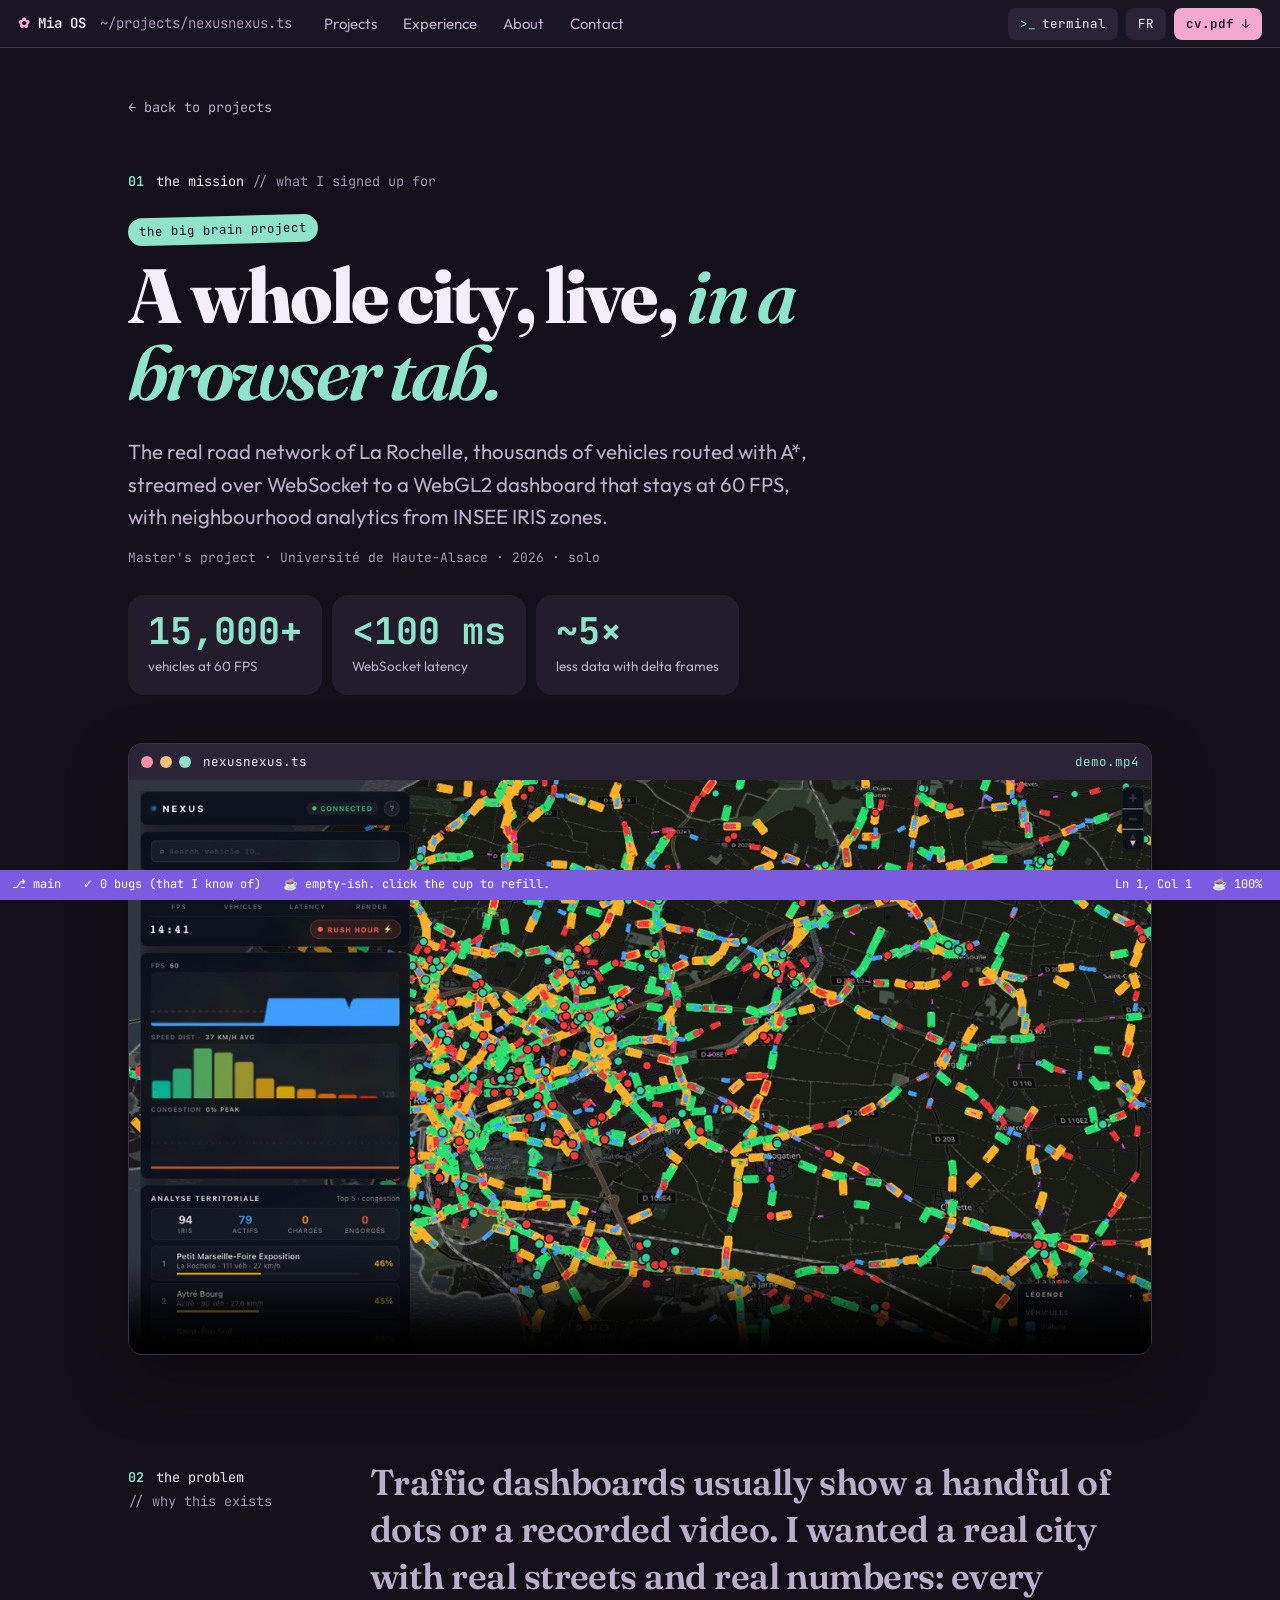
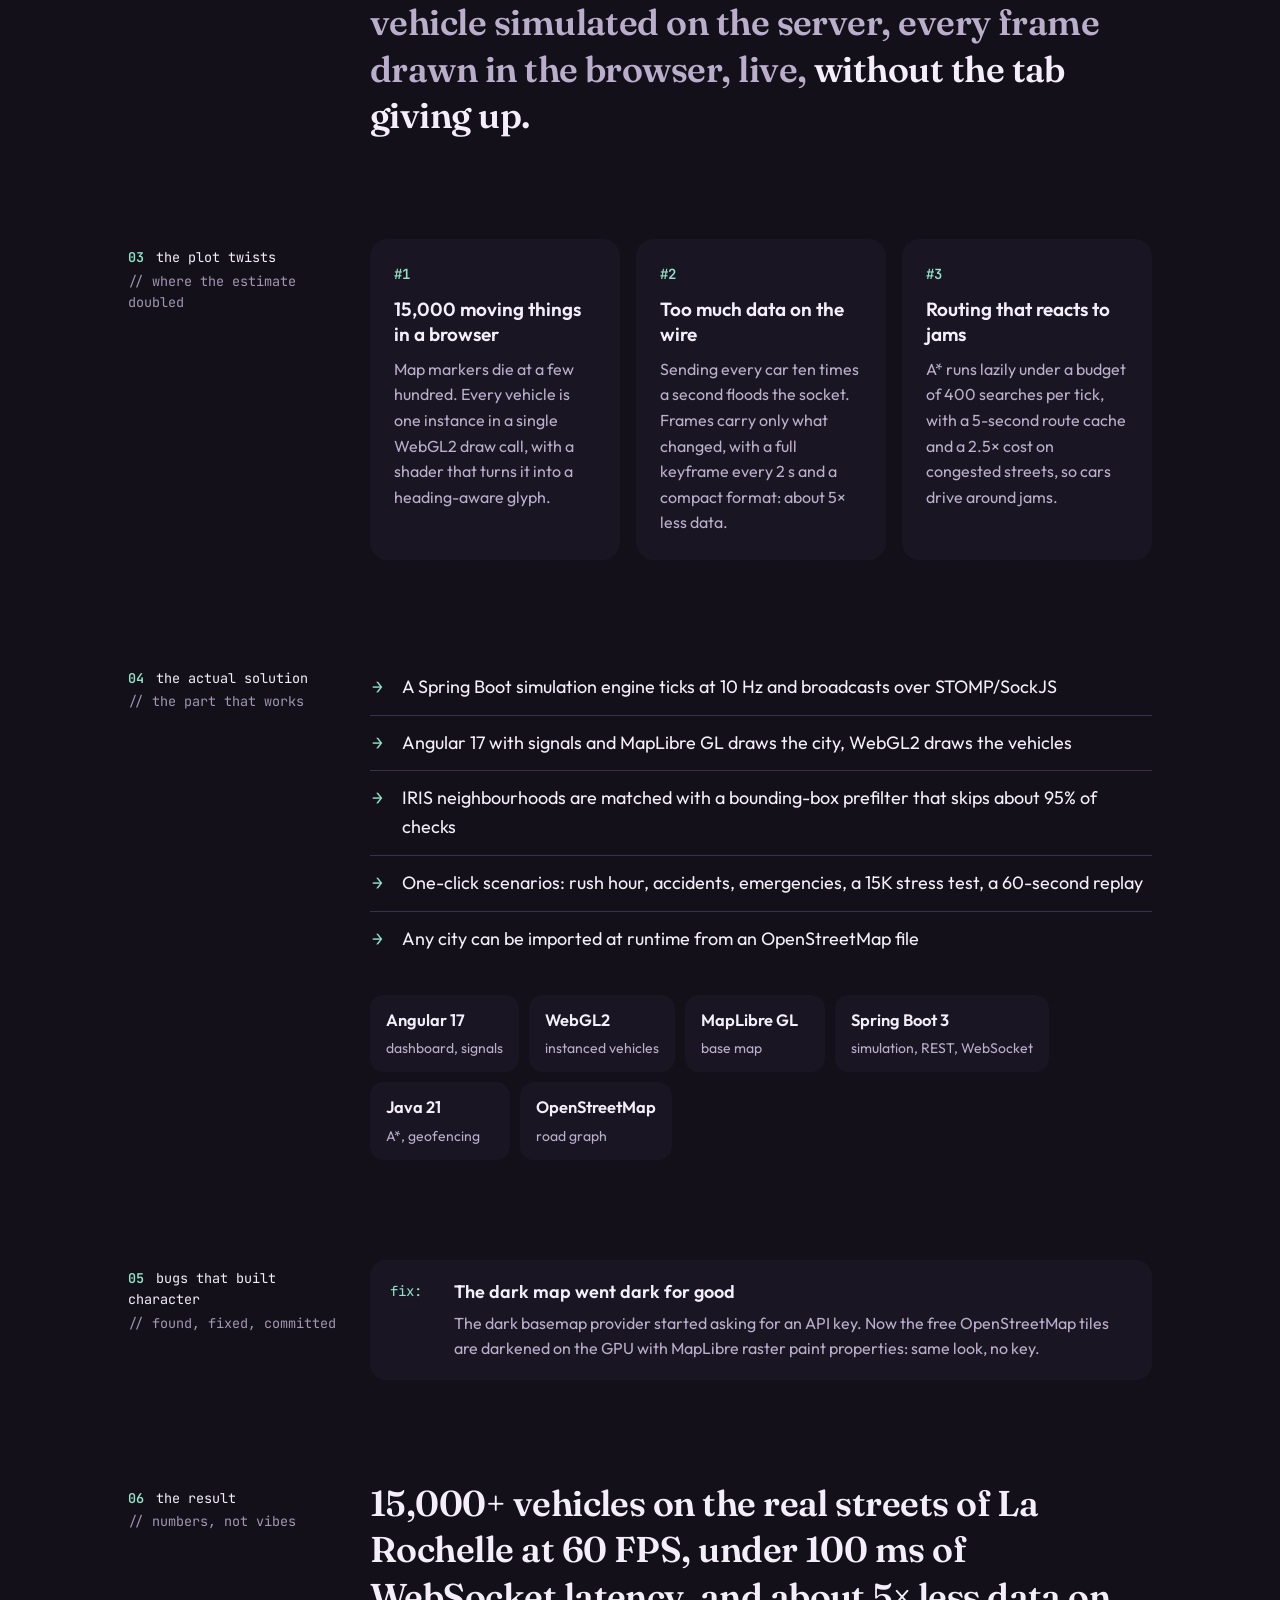
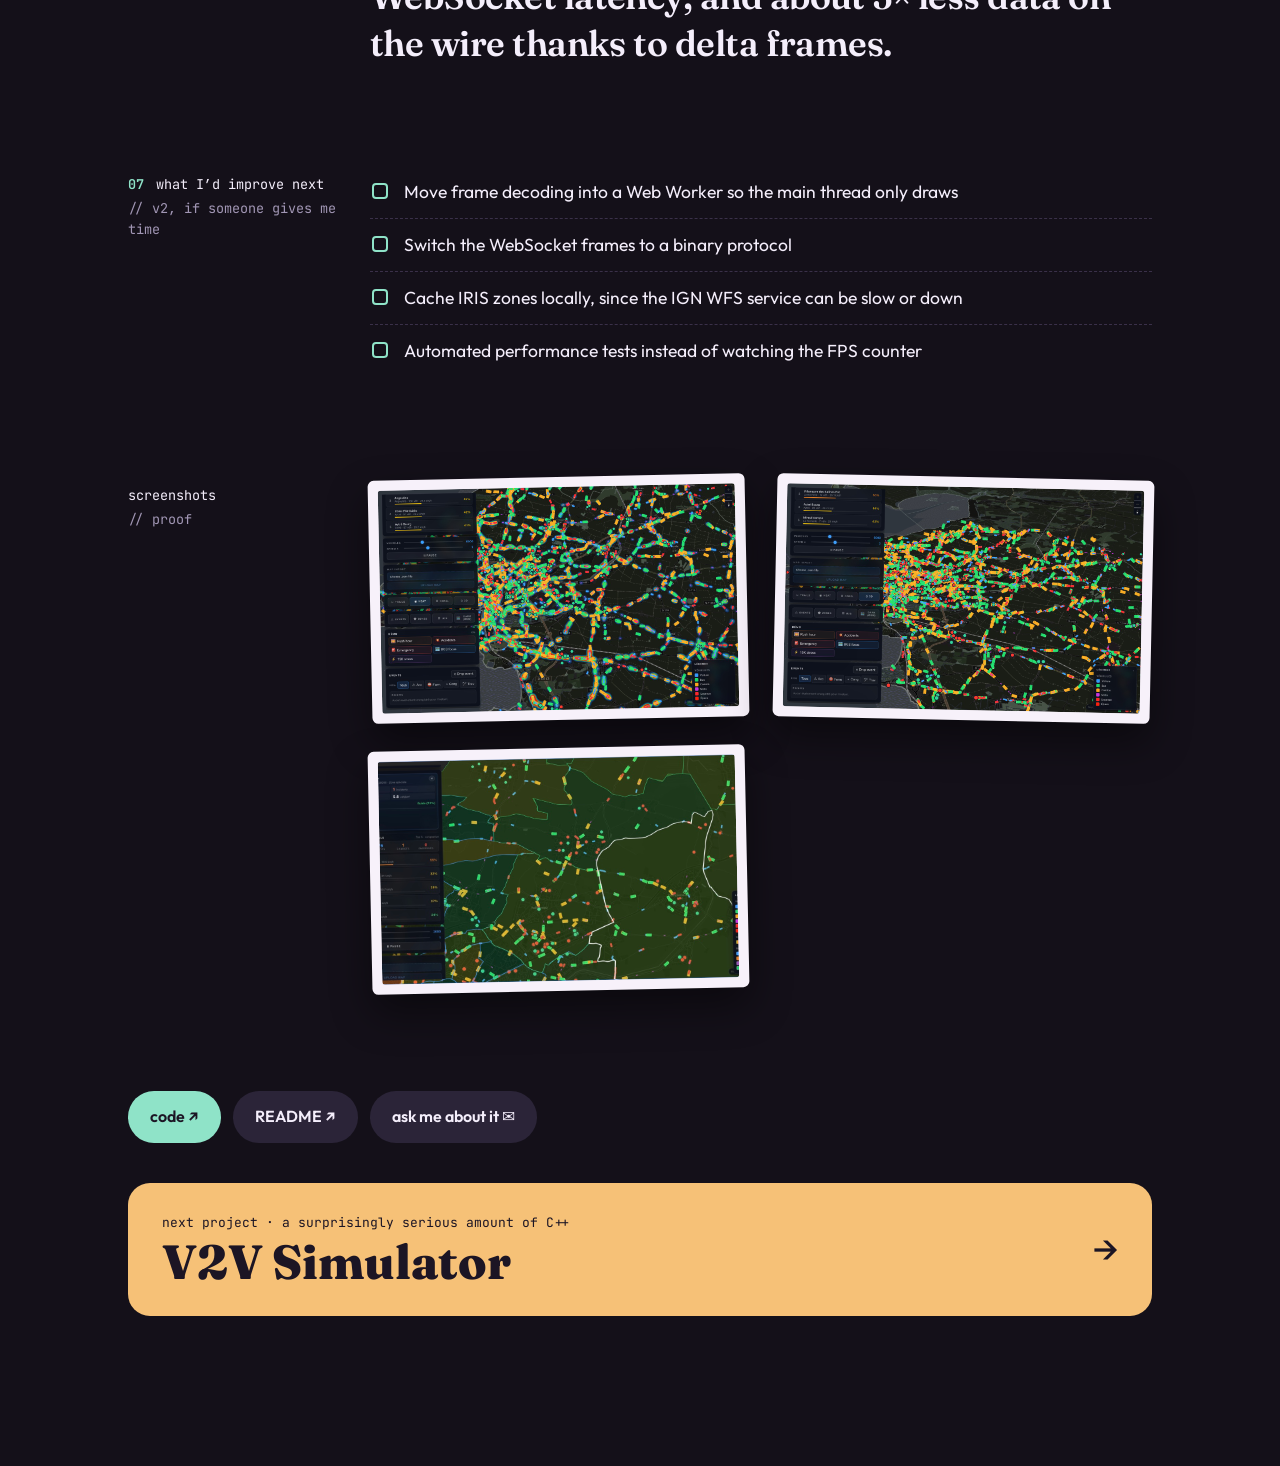
<file: work/nexusnexus/index.html>
<!DOCTYPE html>
<html lang="en">
<head>
<meta charset="UTF-8">
<meta name="viewport" content="width=device-width, initial-scale=1.0">
<title>NexusNexus · Mia OS</title>
<meta name="description" content="The real road network of La Rochelle, thousands of vehicles routed with A*, streamed over WebSocket to a WebGL2 dashboard that stays at 60 FPS, with neighbourhood analytics from INSEE IRIS zones.">
<meta name="theme-color" content="#141019">
<style>body{--accent:#8FE3C8}</style>
<meta name="color-scheme" content="dark">
<link rel="canonical" href="https://miaaa3.github.io/work/nexusnexus/">
<meta property="og:type" content="article">
<meta property="og:title" content="NexusNexus: A whole city, live, in a browser tab.">
<meta property="og:description" content="The real road network of La Rochelle, thousands of vehicles routed with A*, streamed over WebSocket to a WebGL2 dashboard that stays at 60 FPS, with neighbourhood analytics from INSEE IRIS zones.">
<meta property="og:image" content="https://miaaa3.github.io/assets/projects/nexus/cover.jpg">
<link rel="icon" href="../../assets/favicon.svg" type="image/svg+xml">
<link rel="preconnect" href="https://fonts.googleapis.com">
<link rel="preconnect" href="https://fonts.gstatic.com" crossorigin>
<link href="https://fonts.googleapis.com/css2?family=Fraunces:ital,opsz,wght@0,9..144,600;0,9..144,800;1,9..144,600&family=Outfit:wght@400;500;600&family=JetBrains+Mono:wght@400;600&display=swap" rel="stylesheet">
<link rel="stylesheet" href="../../css/style.css">
</head>
<body data-case="nexus" data-root="../../">
<a class="skip" href="#case" data-i18n="skip">Skip to content</a>
<header class="menubar">
  <a class="brand" href="../../" aria-label="Mia OS, home"><span class="brand-mark" aria-hidden="true">✿</span> Mia OS <span class="hide-sm path-inline">~/projects/nexusnexus.ts</span></a>
  <nav class="topnav" aria-label="Sections">
    <a href="../../#projects" data-i18n="nav.work">Projects</a>
    <a href="../../#experience" data-i18n="nav.exp">Experience</a>
    <a href="../../#about" data-i18n="nav.about">About</a>
    <a href="../../#contact" data-i18n="nav.contact">Contact</a>
  </nav>
  <div class="menubar-right">
    <button type="button" class="pill pill-term" id="openTerm" aria-label="Open the terminal"><span aria-hidden="true">&gt;_</span><span class="hide-sm" data-i18n="nav.term">terminal</span></button>
    <button type="button" class="pill" id="langBtn" data-i18n="lang" aria-label="Passer en français">FR</button>
    <a class="pill pill-rose" href="../../assets/CV-Meryem-Belmouaddine.pdf" target="_blank" rel="noopener">cv.pdf ↓</a>
  </div>
</header>

<main class="case" id="case">
  <noscript><h1>NexusNexus</h1><p>The real road network of La Rochelle, thousands of vehicles routed with A*, streamed over WebSocket to a WebGL2 dashboard that stays at 60 FPS, with neighbourhood analytics from INSEE IRIS zones.</p><p><a href="https://github.com/miaaa3/nexusnexus">Code on GitHub</a></p></noscript>
</main>

<footer class="statusbar">
  <span class="hide-sm">⎇ main</span>
  <button type="button" class="sb-btn" id="bugBtn" data-i18n="sb.bugs">✓ 0 bugs<span class="hide-sm"> (that I know of)</span></button>
  <span class="sb-msg" id="sbMsg" aria-live="polite"></span>
  <span class="sb-right"><span class="hide-sm" id="sbLine">Ln 1, Col 1</span><button type="button" class="sb-btn" id="sbCoffee" aria-label="Refill coffee">☕ 100%</button></span>
</footer>

<script src="../../js/projects.js"></script>
<script src="../../js/i18n.js"></script>
<script src="../../js/cases.js"></script>
<script src="../../js/main.js"></script>
</body>
</html>
</file>
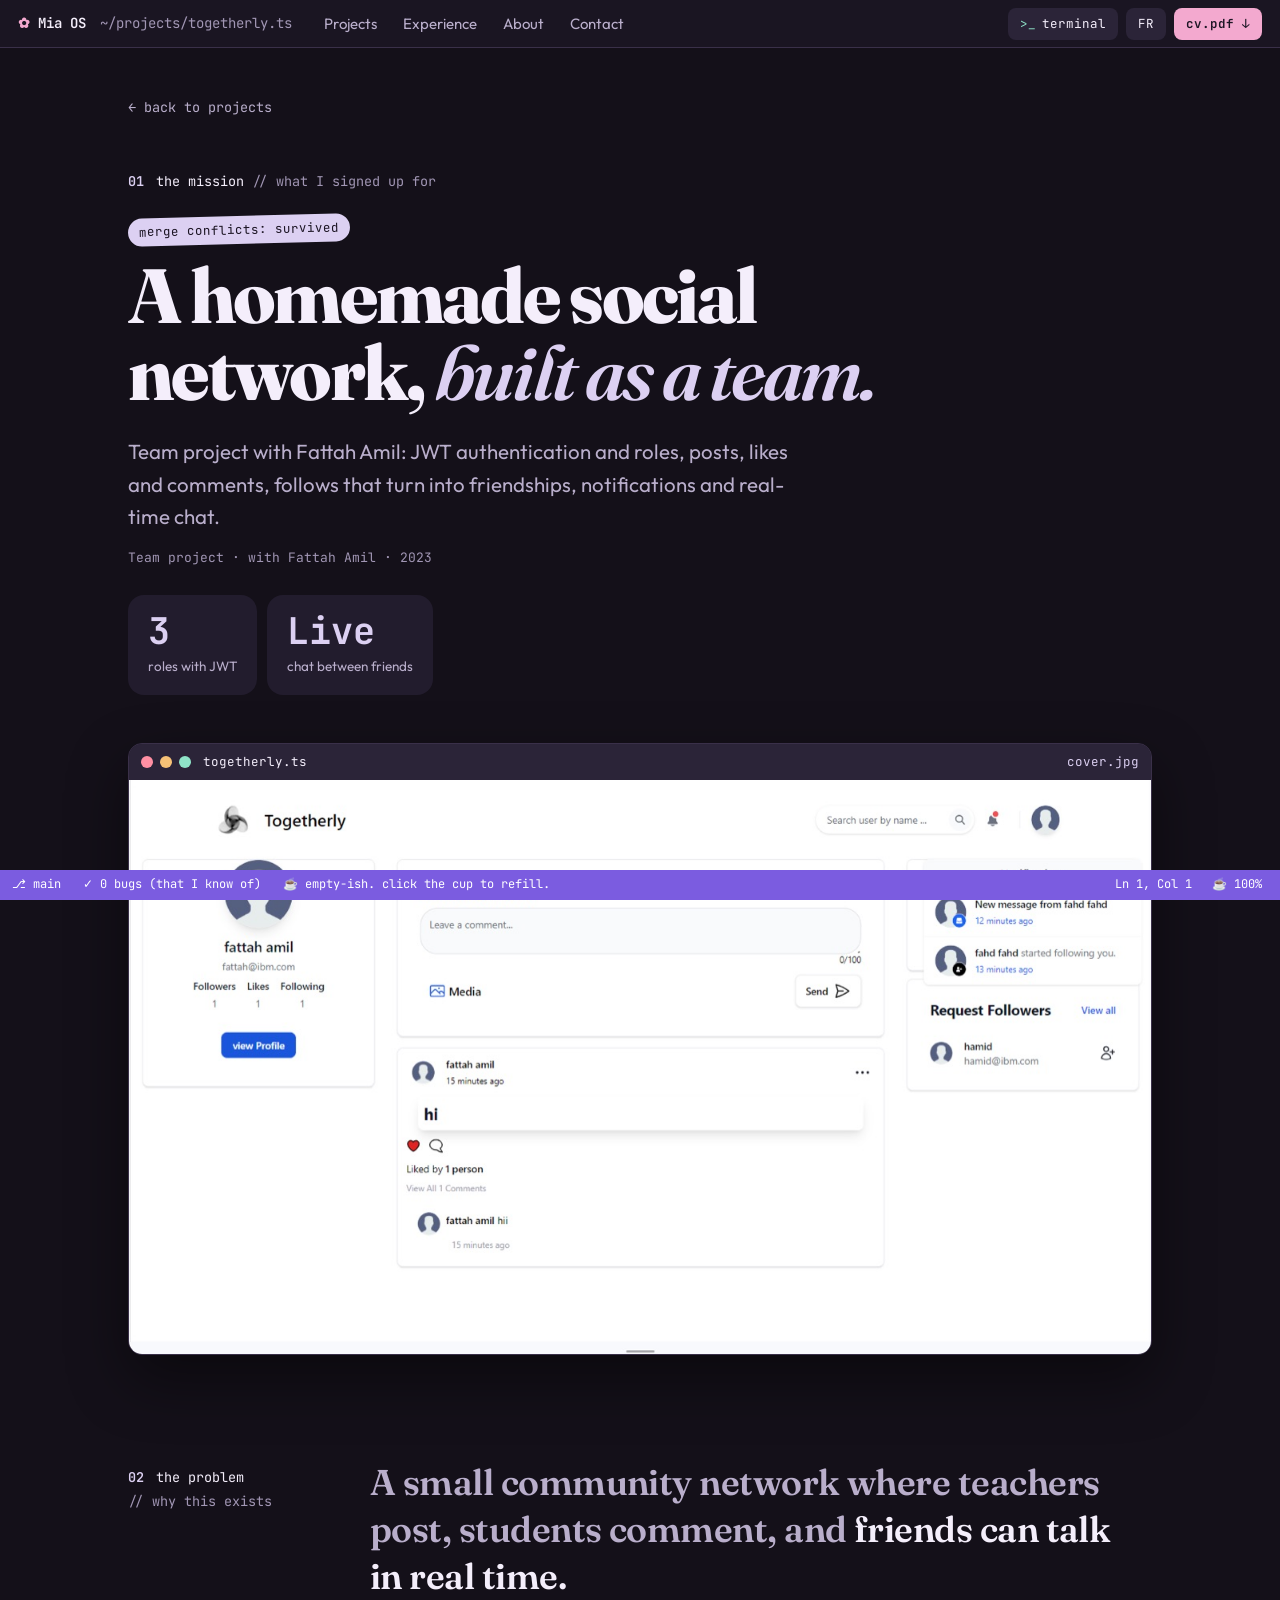
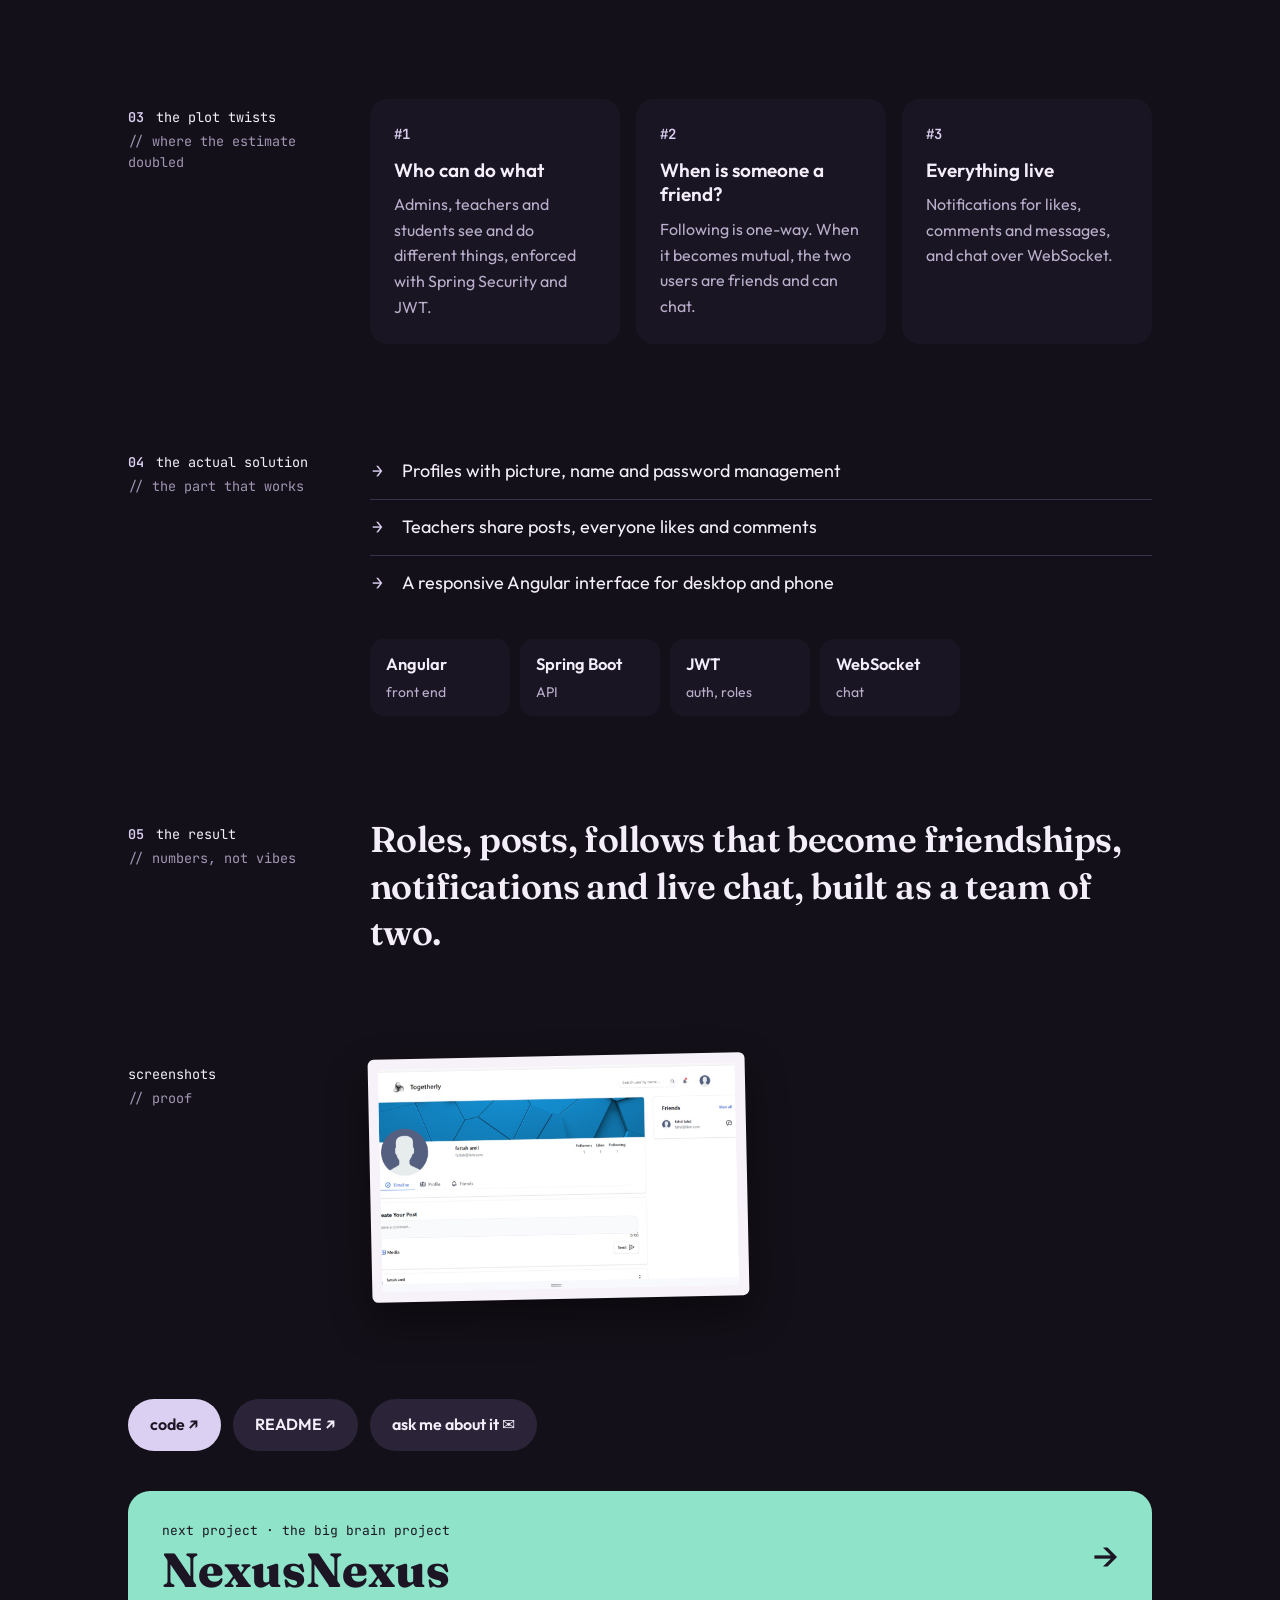
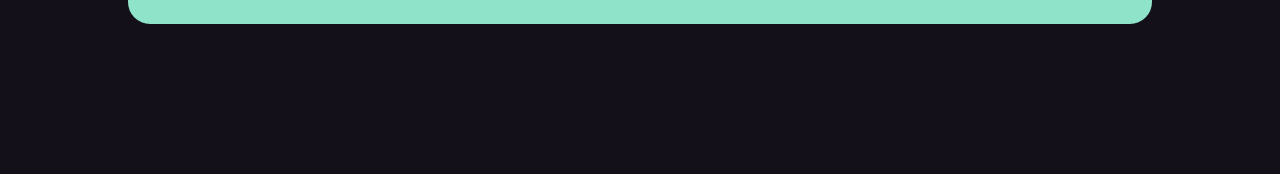
<file: work/togetherly/index.html>
<!DOCTYPE html>
<html lang="en">
<head>
<meta charset="UTF-8">
<meta name="viewport" content="width=device-width, initial-scale=1.0">
<title>Togetherly · Mia OS</title>
<meta name="description" content="Team project with Fattah Amil: JWT authentication and roles, posts, likes and comments, follows that turn into friendships, notifications and real-time chat.">
<meta name="theme-color" content="#141019">
<style>body{--accent:#DCD0F2}</style>
<meta name="color-scheme" content="dark">
<link rel="canonical" href="https://miaaa3.github.io/work/togetherly/">
<meta property="og:type" content="article">
<meta property="og:title" content="Togetherly: A homemade social network, built as a team.">
<meta property="og:description" content="Team project with Fattah Amil: JWT authentication and roles, posts, likes and comments, follows that turn into friendships, notifications and real-time chat.">
<meta property="og:image" content="https://miaaa3.github.io/assets/projects/togetherly/cover.jpg">
<link rel="icon" href="../../assets/favicon.svg" type="image/svg+xml">
<link rel="preconnect" href="https://fonts.googleapis.com">
<link rel="preconnect" href="https://fonts.gstatic.com" crossorigin>
<link href="https://fonts.googleapis.com/css2?family=Fraunces:ital,opsz,wght@0,9..144,600;0,9..144,800;1,9..144,600&family=Outfit:wght@400;500;600&family=JetBrains+Mono:wght@400;600&display=swap" rel="stylesheet">
<link rel="stylesheet" href="../../css/style.css">
</head>
<body data-case="togetherly" data-root="../../">
<a class="skip" href="#case" data-i18n="skip">Skip to content</a>
<header class="menubar">
  <a class="brand" href="../../" aria-label="Mia OS, home"><span class="brand-mark" aria-hidden="true">✿</span> Mia OS <span class="hide-sm path-inline">~/projects/togetherly.ts</span></a>
  <nav class="topnav" aria-label="Sections">
    <a href="../../#projects" data-i18n="nav.work">Projects</a>
    <a href="../../#experience" data-i18n="nav.exp">Experience</a>
    <a href="../../#about" data-i18n="nav.about">About</a>
    <a href="../../#contact" data-i18n="nav.contact">Contact</a>
  </nav>
  <div class="menubar-right">
    <button type="button" class="pill pill-term" id="openTerm" aria-label="Open the terminal"><span aria-hidden="true">&gt;_</span><span class="hide-sm" data-i18n="nav.term">terminal</span></button>
    <button type="button" class="pill" id="langBtn" data-i18n="lang" aria-label="Passer en français">FR</button>
    <a class="pill pill-rose" href="../../assets/CV-Meryem-Belmouaddine.pdf" target="_blank" rel="noopener">cv.pdf ↓</a>
  </div>
</header>

<main class="case" id="case">
  <noscript><h1>Togetherly</h1><p>Team project with Fattah Amil: JWT authentication and roles, posts, likes and comments, follows that turn into friendships, notifications and real-time chat.</p><p><a href="https://github.com/miaaa3/Togetherly-Angular-Spring-Boot">Code on GitHub</a></p></noscript>
</main>

<footer class="statusbar">
  <span class="hide-sm">⎇ main</span>
  <button type="button" class="sb-btn" id="bugBtn" data-i18n="sb.bugs">✓ 0 bugs<span class="hide-sm"> (that I know of)</span></button>
  <span class="sb-msg" id="sbMsg" aria-live="polite"></span>
  <span class="sb-right"><span class="hide-sm" id="sbLine">Ln 1, Col 1</span><button type="button" class="sb-btn" id="sbCoffee" aria-label="Refill coffee">☕ 100%</button></span>
</footer>

<script src="../../js/projects.js"></script>
<script src="../../js/i18n.js"></script>
<script src="../../js/cases.js"></script>
<script src="../../js/main.js"></script>
</body>
</html>
</file>
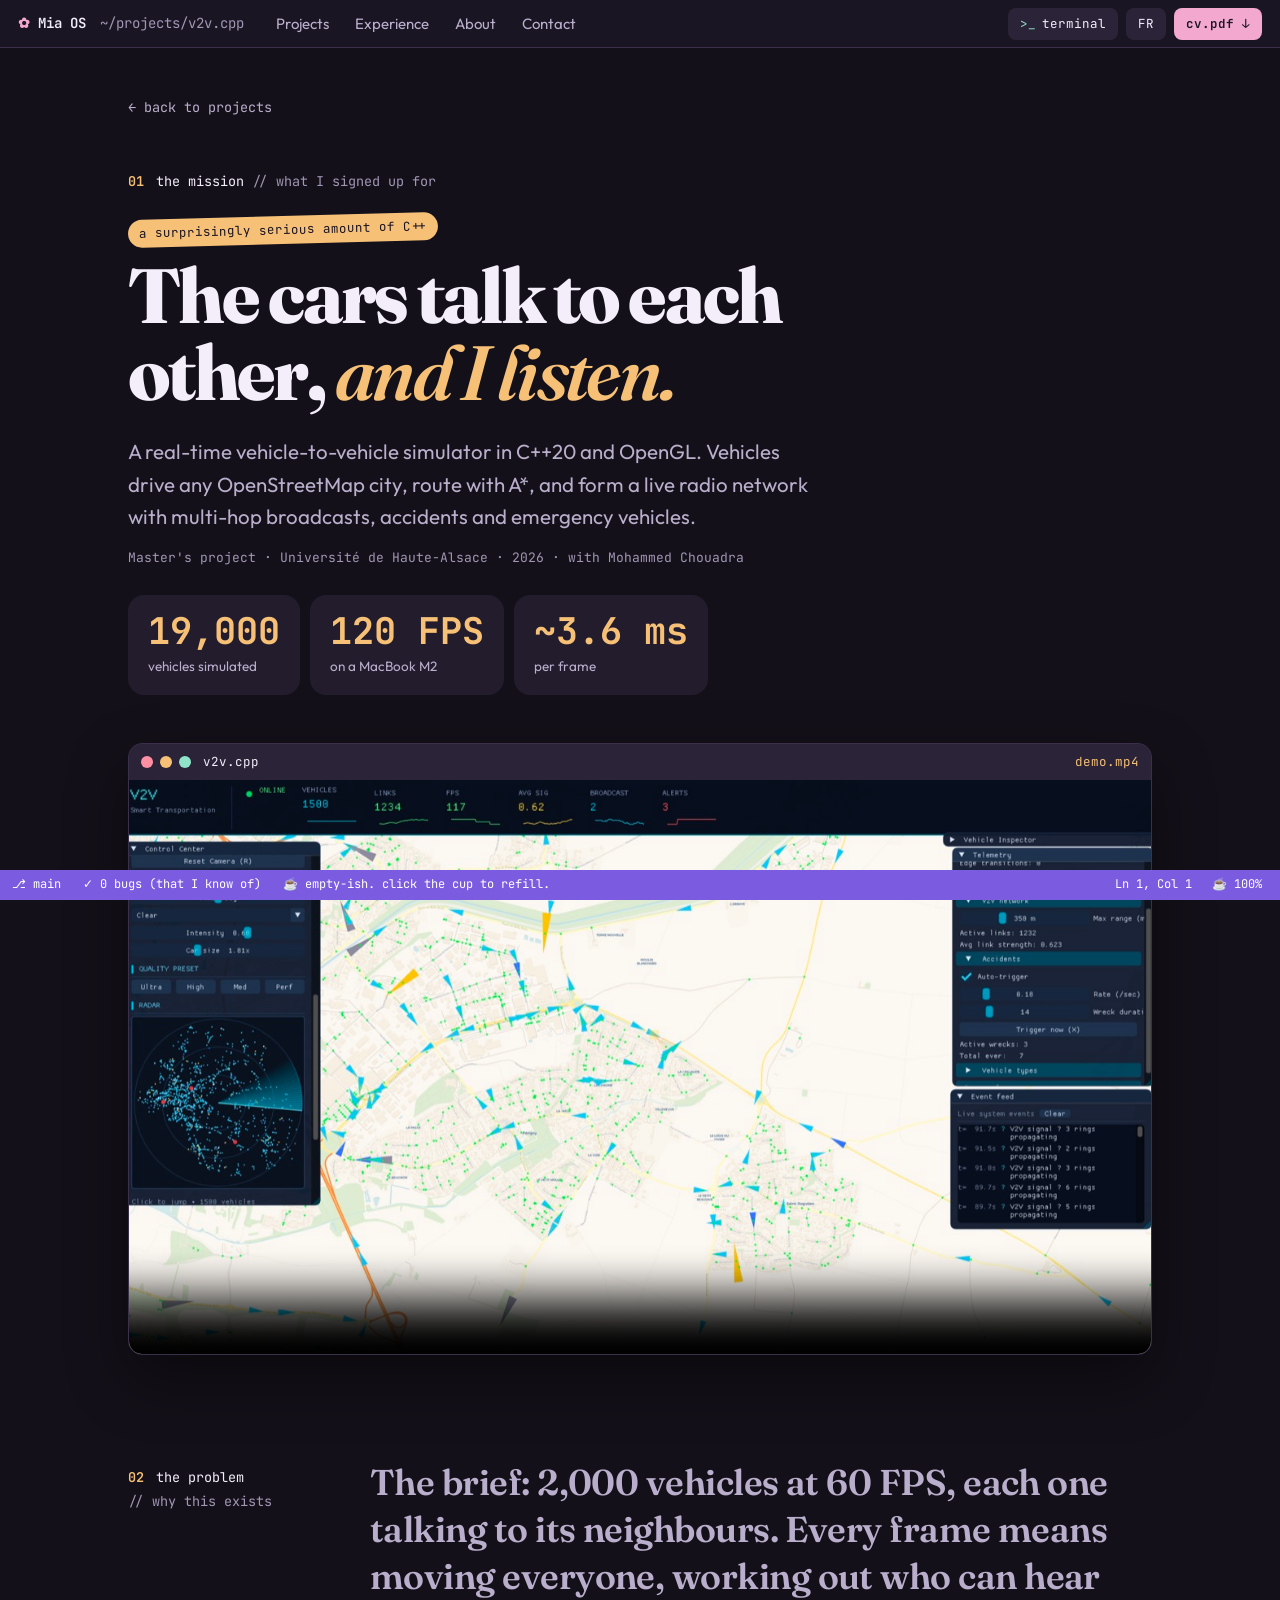
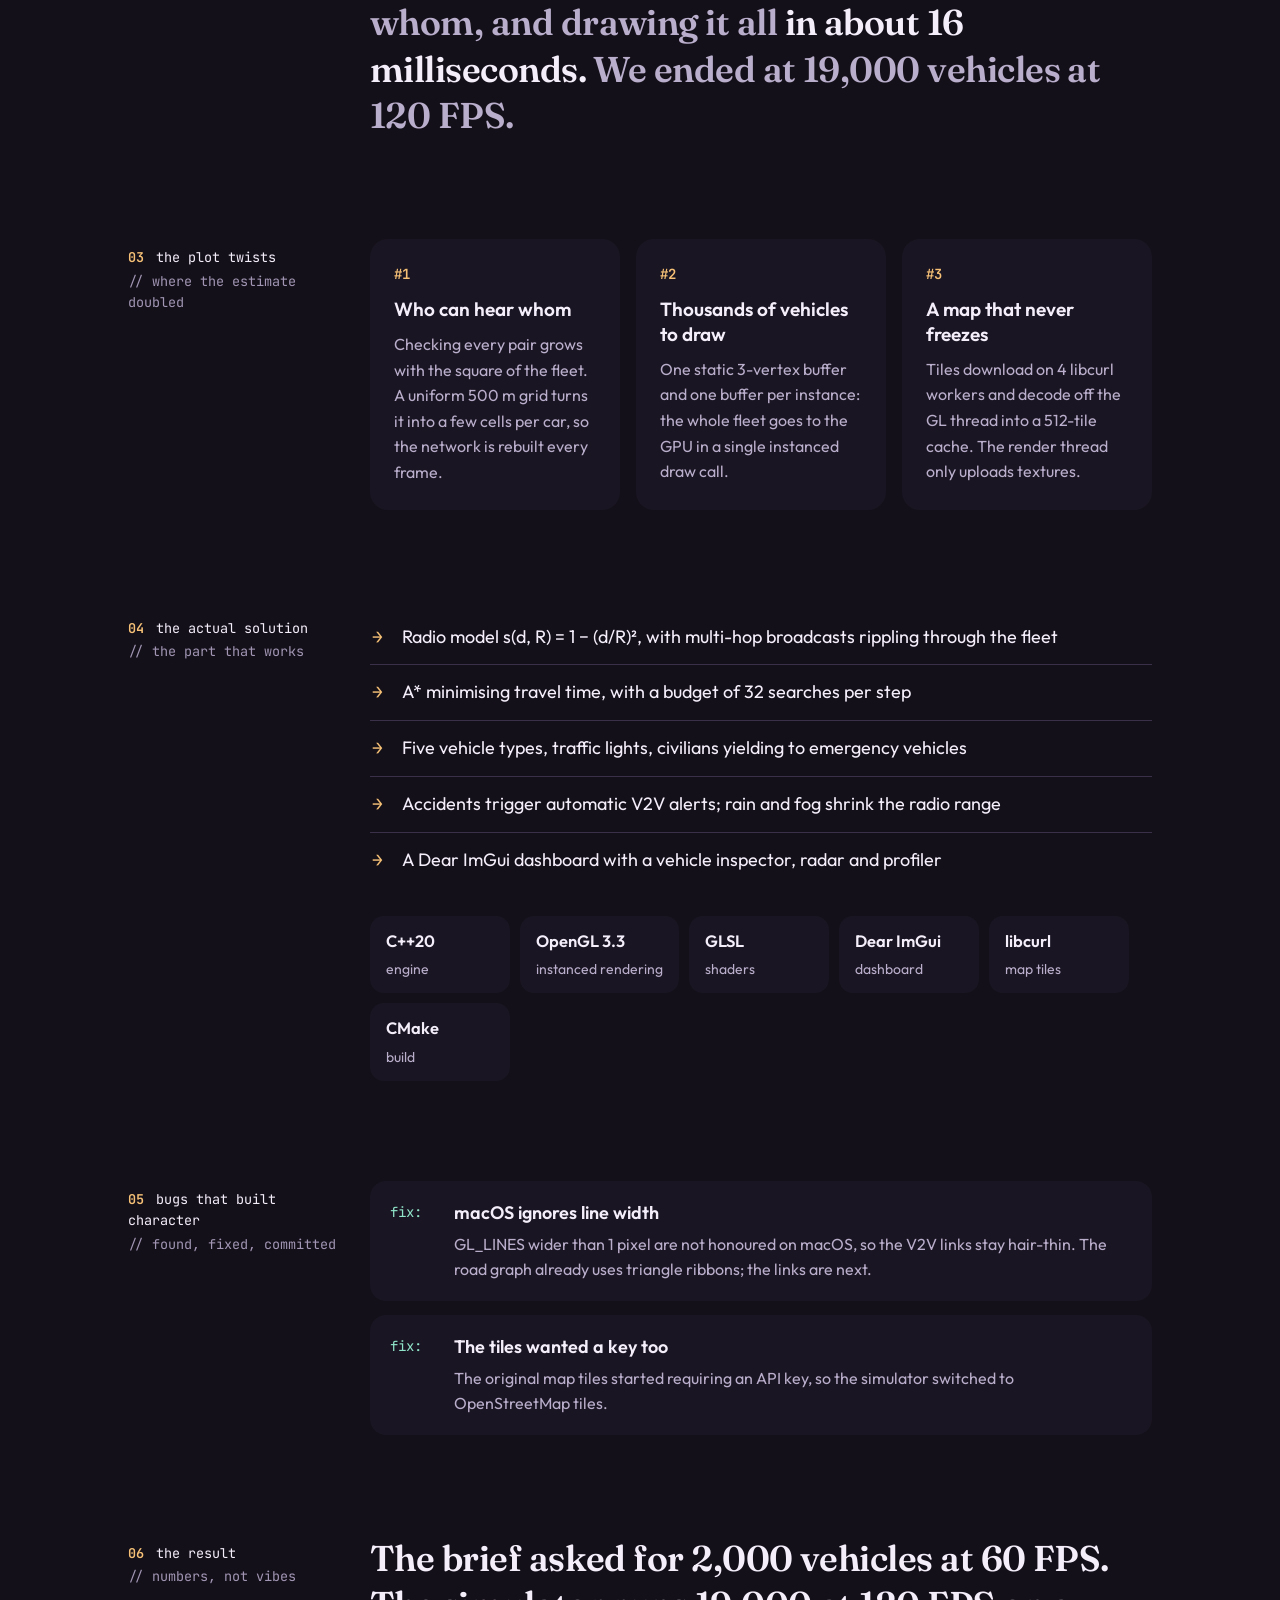
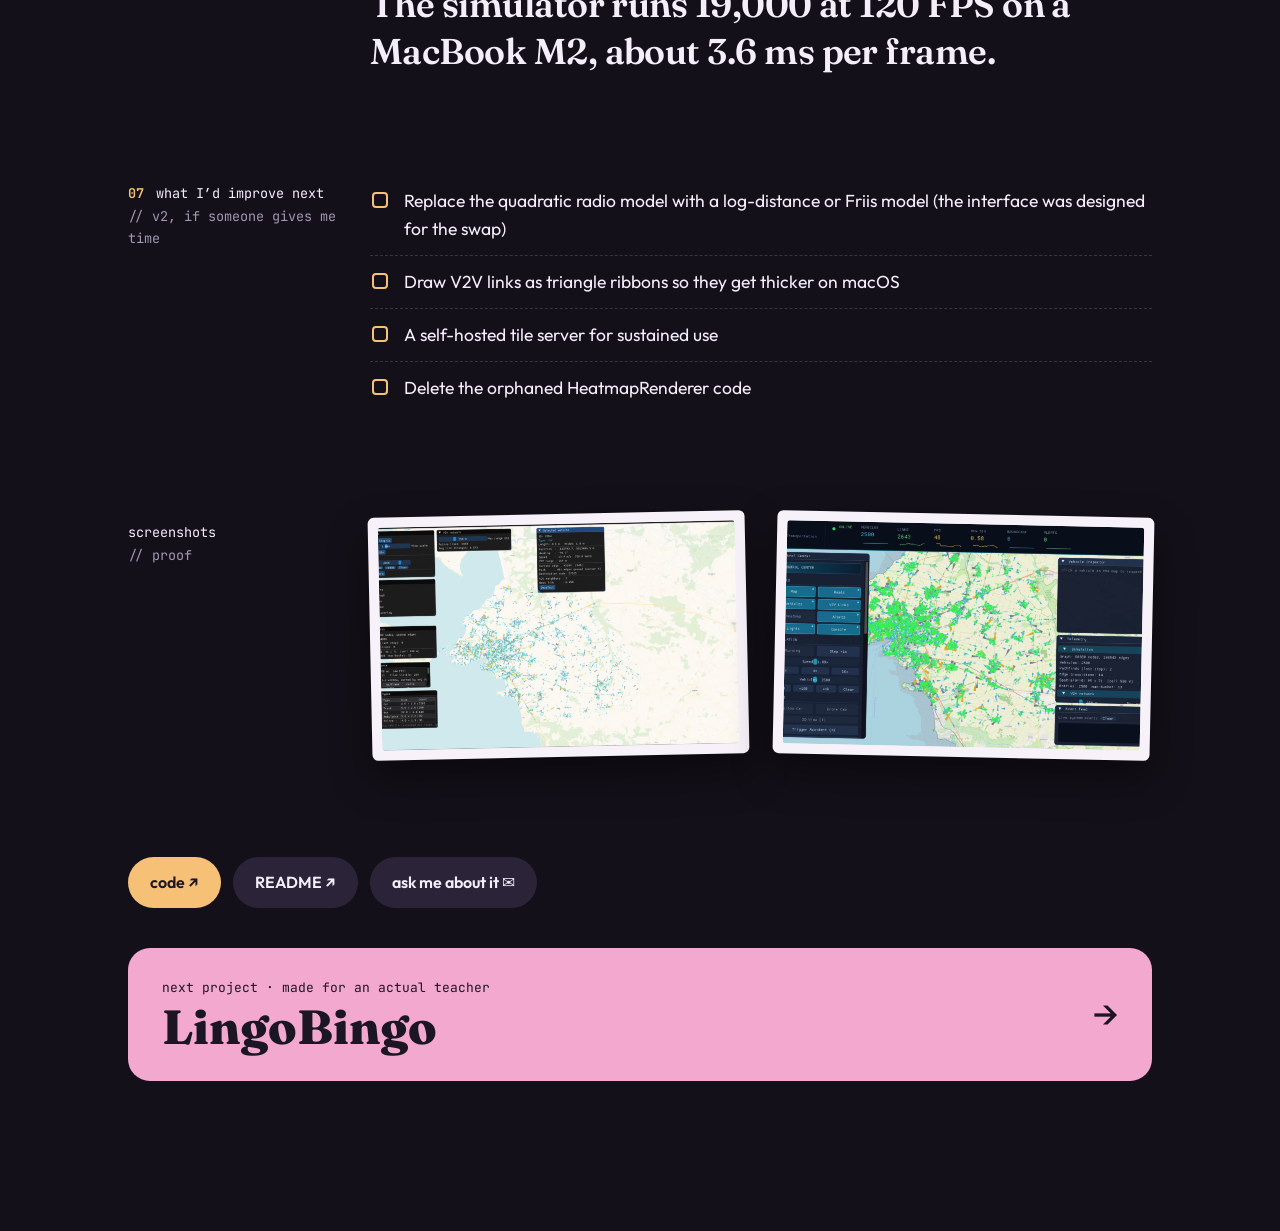
<file: work/v2v-simulator/index.html>
<!DOCTYPE html>
<html lang="en">
<head>
<meta charset="UTF-8">
<meta name="viewport" content="width=device-width, initial-scale=1.0">
<title>V2V Simulator · Mia OS</title>
<meta name="description" content="A real-time vehicle-to-vehicle simulator in C++20 and OpenGL. Vehicles drive any OpenStreetMap city, route with A*, and form a live radio network with multi-hop broadcasts, accidents and emergency vehicles.">
<meta name="theme-color" content="#141019">
<style>body{--accent:#F6C177}</style>
<meta name="color-scheme" content="dark">
<link rel="canonical" href="https://miaaa3.github.io/work/v2v-simulator/">
<meta property="og:type" content="article">
<meta property="og:title" content="V2V Simulator: The cars talk to each other, and I listen.">
<meta property="og:description" content="A real-time vehicle-to-vehicle simulator in C++20 and OpenGL. Vehicles drive any OpenStreetMap city, route with A*, and form a live radio network with multi-hop broadcasts, accidents and emergency vehicles.">
<meta property="og:image" content="https://miaaa3.github.io/assets/projects/v2v/cover.jpg">
<link rel="icon" href="../../assets/favicon.svg" type="image/svg+xml">
<link rel="preconnect" href="https://fonts.googleapis.com">
<link rel="preconnect" href="https://fonts.gstatic.com" crossorigin>
<link href="https://fonts.googleapis.com/css2?family=Fraunces:ital,opsz,wght@0,9..144,600;0,9..144,800;1,9..144,600&family=Outfit:wght@400;500;600&family=JetBrains+Mono:wght@400;600&display=swap" rel="stylesheet">
<link rel="stylesheet" href="../../css/style.css">
</head>
<body data-case="v2v" data-root="../../">
<a class="skip" href="#case" data-i18n="skip">Skip to content</a>
<header class="menubar">
  <a class="brand" href="../../" aria-label="Mia OS, home"><span class="brand-mark" aria-hidden="true">✿</span> Mia OS <span class="hide-sm path-inline">~/projects/v2v.cpp</span></a>
  <nav class="topnav" aria-label="Sections">
    <a href="../../#projects" data-i18n="nav.work">Projects</a>
    <a href="../../#experience" data-i18n="nav.exp">Experience</a>
    <a href="../../#about" data-i18n="nav.about">About</a>
    <a href="../../#contact" data-i18n="nav.contact">Contact</a>
  </nav>
  <div class="menubar-right">
    <button type="button" class="pill pill-term" id="openTerm" aria-label="Open the terminal"><span aria-hidden="true">&gt;_</span><span class="hide-sm" data-i18n="nav.term">terminal</span></button>
    <button type="button" class="pill" id="langBtn" data-i18n="lang" aria-label="Passer en français">FR</button>
    <a class="pill pill-rose" href="../../assets/CV-Meryem-Belmouaddine.pdf" target="_blank" rel="noopener">cv.pdf ↓</a>
  </div>
</header>

<main class="case" id="case">
  <noscript><h1>V2V Simulator</h1><p>A real-time vehicle-to-vehicle simulator in C++20 and OpenGL. Vehicles drive any OpenStreetMap city, route with A*, and form a live radio network with multi-hop broadcasts, accidents and emergency vehicles.</p><p><a href="https://github.com/miaaa3/v2v">Code on GitHub</a></p></noscript>
</main>

<footer class="statusbar">
  <span class="hide-sm">⎇ main</span>
  <button type="button" class="sb-btn" id="bugBtn" data-i18n="sb.bugs">✓ 0 bugs<span class="hide-sm"> (that I know of)</span></button>
  <span class="sb-msg" id="sbMsg" aria-live="polite"></span>
  <span class="sb-right"><span class="hide-sm" id="sbLine">Ln 1, Col 1</span><button type="button" class="sb-btn" id="sbCoffee" aria-label="Refill coffee">☕ 100%</button></span>
</footer>

<script src="../../js/projects.js"></script>
<script src="../../js/i18n.js"></script>
<script src="../../js/cases.js"></script>
<script src="../../js/main.js"></script>
</body>
</html>
</file>
<file: css/style.css>
/* Mia OS · portfolio v5. A desktop that accidentally became a portfolio.
   Bloom's palette, three fonts with one job each (Fraunces for headlines, Outfit for
   reading, JetBrains Mono for anything the computer says), one accent per project. */

:root {
  --bg: #141019;
  --panel: #1A1522;
  --card: #221C2D;
  --card-2: #2B2438;
  --card-3: #352C45;
  --line: #3A3049;
  --text: #F4EEFB;
  --muted: #B9AECB;
  --faint: #A196B4;
  --violet: #7B5CE0;
  --violet-2: #8F74EA;
  --orchid: #B65FB0;
  --rose: #F3A9CF;
  --peri: #8E9CE6;
  --mint: #8FE3C8;
  --amber: #F6C177;
  --lilac: #DCD0F2;
  --bloom: #E7A8E0;
  --paper: #F7F1FA;
  --ink: #1C1524;
  --accent: var(--rose);

  --display: 'Fraunces', Georgia, serif;
  --sans: 'Outfit', system-ui, sans-serif;
  --mono: 'JetBrains Mono', ui-monospace, Menlo, monospace;
  --ease: cubic-bezier(.2, .9, .25, 1);
  --pop: cubic-bezier(.34, 1.56, .64, 1);
  --bar: 48px;
  --status: 30px;
  --shadow: 0 24px 60px rgba(0, 0, 0, .45);
}

*, *::before, *::after { margin: 0; padding: 0; box-sizing: border-box; }
html { scroll-behavior: smooth; scroll-padding-top: var(--bar); -webkit-text-size-adjust: 100%; text-size-adjust: 100%; }
body { background: var(--bg); color: var(--text); font-family: var(--sans); font-size: 17px; line-height: 1.6; -webkit-font-smoothing: antialiased; overflow-x: hidden; padding-bottom: var(--status); }
a { color: inherit; text-decoration: none; }
img, video { display: block; max-width: 100%; }
button { font: inherit; color: inherit; background: none; border: 0; cursor: pointer; }
ul, ol { list-style: none; }
em { font-style: italic; color: var(--rose); }
code { font-family: var(--mono); font-size: .88em; background: var(--card-2); padding: 1px 6px; border-radius: 5px; }
pre code { background: none; padding: 0; font-size: inherit; border-radius: 0; }
::selection { background: var(--violet); color: #fff; }
:focus-visible { outline: 2px solid var(--rose); outline-offset: 3px; border-radius: 6px; }
.skip { position: absolute; left: 12px; top: -80px; z-index: 300; background: var(--rose); color: var(--ink); padding: 10px 16px; border-radius: 10px; }
.skip:focus { top: 12px; }

/* ================= menu bar ================= */
.menubar { position: sticky; top: 0; z-index: 100; height: var(--bar); display: flex; align-items: center; gap: 20px; padding: 0 18px; background: var(--panel); border-bottom: 1px solid var(--line); }
.brand { font-family: var(--mono); font-weight: 600; font-size: 14px; white-space: nowrap; }
.brand-mark { color: var(--rose); display: inline-block; transition: transform .6s var(--pop); }
.brand:hover .brand-mark { transform: rotate(180deg); }
.topnav { display: flex; gap: 2px; }
.topnav a { font-size: 15px; color: var(--muted); padding: 6px 12px; border-radius: 8px; transition: background-color .15s, color .15s; }
.topnav a:hover, .topnav a.active { color: var(--text); background: var(--card-2); }
.menubar-right { margin-left: auto; display: flex; align-items: center; gap: 8px; }
.pill { display: inline-flex; gap: 6px; align-items: center; font-family: var(--mono); font-size: 12.5px; padding: 6px 12px; border-radius: 8px; background: var(--card-2); transition: background-color .2s, transform .2s var(--pop); white-space: nowrap; }
.pill:hover { background: var(--card-3); transform: translateY(-1px); }
.pill-term span:first-child { color: var(--mint); }
.pill-rose { background: var(--rose); color: var(--ink); font-weight: 600; }
.pill-rose:hover { background: #F8C4DE; }
.clock { font-family: var(--mono); font-size: 12.5px; color: var(--faint); min-width: 72px; text-align: right; }

.path { font-family: var(--mono); font-size: 13px; color: var(--faint); margin-bottom: 18px; }

/* ================= buttons ================= */
.actions { display: flex; flex-wrap: wrap; gap: 12px; }
.btn { display: inline-flex; align-items: center; gap: 8px; padding: 13px 22px; border-radius: 999px; font-weight: 600; font-size: 16px; transition: transform .25s var(--pop), background-color .2s, filter .2s; }
@media (hover: hover) { .btn:hover { transform: translateY(-3px) rotate(-1deg); } }
.btn:active { transform: translateY(0) scale(.97); }
.btn-violet { background: var(--violet); color: #fff; }
.btn-violet:hover { background: var(--violet-2); }
.btn-accent { background: var(--accent); color: var(--ink); }
.btn-accent:hover { filter: brightness(1.08); }
.btn-ghost { background: var(--card-2); }
.btn-ghost:hover { background: var(--card-3); }

/* ================= windows (shared) ================= */
.win { position: relative; background: var(--card); border: 1px solid var(--line); border-radius: 14px; overflow: hidden; box-shadow: var(--shadow); }
.win-bar { display: flex; align-items: center; gap: 12px; height: 36px; padding: 0 12px; background: var(--card-2); font-family: var(--mono); font-size: 12.5px; color: var(--muted); user-select: none; -webkit-user-select: none; }
.lights { display: inline-flex; gap: 7px; }
.lights i, .lights button { width: 12px; height: 12px; border-radius: 50%; background: #FF8FA3; padding: 0; display: grid; place-items: center; font-size: 10px; line-height: 1; color: transparent; }
.lights i:nth-child(2) { background: var(--amber); }
.lights i:nth-child(3) { background: var(--mint); }
.lights button:hover, .lights button:focus-visible { color: var(--ink); }
.lights button::after { content: "×"; }
.win-title { color: var(--text); white-space: nowrap; overflow: hidden; text-overflow: ellipsis; }
.win-meta { margin-left: auto; color: var(--accent); white-space: nowrap; }

/* ================= hero: the desktop ================= */
.hero { display: grid; grid-template-columns: minmax(0, .92fr) minmax(0, 1.08fr); gap: 48px; align-items: center; max-width: 1400px; margin: 0 auto; padding: 48px 48px 72px; min-height: calc(100svh - var(--bar) - var(--status)); overflow-x: clip; }
.whoami { font-family: var(--mono); font-size: 14px; color: var(--muted); margin-bottom: 20px; }
.whoami .prompt { color: var(--mint); }
.whoami .out { display: block; color: var(--text); margin-top: 2px; }
.hero h1 { font-family: var(--display); font-weight: 800; font-size: clamp(2.8rem, 5.4vw, 5.3rem); line-height: 1; letter-spacing: -.035em; margin-bottom: 24px; }
.hero h1 em { font-weight: 600; }
.lead { font-size: clamp(1.05rem, 1.35vw, 1.25rem); color: var(--muted); max-width: 540px; margin-bottom: 24px; }
.status-chip { display: inline-flex; align-items: center; gap: 10px; background: var(--card-2); padding: 8px 15px; border-radius: 999px; font-size: 15px; margin-bottom: 26px; }
.dot { width: 9px; height: 9px; border-radius: 50%; background: var(--mint); animation: ping 2s infinite; flex: none; }
@keyframes ping { 0% { box-shadow: 0 0 0 0 rgba(143, 227, 200, .6); } 70% { box-shadow: 0 0 0 9px rgba(143, 227, 200, 0); } 100% { box-shadow: 0 0 0 0 rgba(143, 227, 200, 0); } }
.facts { display: flex; flex-wrap: wrap; gap: 8px 22px; margin-top: 30px; font-size: 15px; color: var(--muted); }
.facts b { font-family: var(--mono); color: var(--amber); font-weight: 600; margin-right: 2px; }

.desktop { position: relative; height: min(620px, 74svh); }
.desktop > * { position: absolute; left: var(--x); top: var(--y); }
.desktop .dragging { transition: none !important; }
.win-main { width: 88%; --accent: var(--mint); transition: transform .45s var(--ease), opacity .45s; }
.win-main .win-bar, .win-term .win-bar { cursor: grab; }
.win-main .dragging .win-bar, .dragging .win-bar { cursor: grabbing; }
.win-body { display: block; position: relative; }
.win-body video { width: 100%; aspect-ratio: 16 / 10; object-fit: cover; object-position: top; background: var(--panel); }
.win-caption { display: flex; flex-wrap: wrap; gap: 4px 10px; align-items: baseline; padding: 11px 14px; font-size: 14px; color: var(--muted); background: var(--card); }
.win-caption b { color: var(--text); font-weight: 600; }
.win-body:hover .win-caption b { color: var(--mint); }
.win.minimized { transform: translateY(60px) scale(.08); opacity: 0; }

.win-term { width: 54%; background: #0E0B12; }
.boot { padding: 12px 14px 14px; font-family: var(--mono); font-size: 12.5px; line-height: 1.75; color: var(--muted); white-space: pre-wrap; }
.boot span:nth-child(4) { color: var(--amber); }
.boot span:last-of-type { color: var(--mint); }
.caret { display: inline-block; width: 8px; height: 14px; background: var(--rose); vertical-align: -2px; margin-left: 4px; animation: blink 1s steps(1) infinite; }
@keyframes blink { 50% { opacity: 0; } }

.note { width: 210px; padding: 16px 18px 18px; background: var(--amber); color: var(--ink); border-radius: 4px 4px 18px 4px; transform: rotate(3deg); box-shadow: 0 16px 34px rgba(0, 0, 0, .4); cursor: grab; transition: transform .35s var(--pop); }
.note:hover { transform: rotate(0deg) scale(1.03); }
.note-title { font-family: var(--mono); font-weight: 600; font-size: 13px; margin-bottom: 8px; }
.note li { position: relative; padding-left: 24px; font-size: 15px; line-height: 1.45; margin-bottom: 4px; }
.note li::before { content: ""; position: absolute; left: 0; top: 3px; width: 14px; height: 14px; border: 2px solid var(--ink); border-radius: 3px; }
.note li.done { text-decoration: line-through; text-decoration-thickness: 2px; }
.note li.done::after { content: "✓"; position: absolute; left: 2px; top: -3px; font-weight: 800; }
.note-nope { text-align: left; font-size: 15px; line-height: 1.45; color: var(--ink); text-decoration: underline dotted; text-underline-offset: 3px; }
.shake { animation: shake .45s; }
@keyframes shake { 20%, 60% { transform: translateX(-5px); } 40%, 80% { transform: translateX(5px); } }

.sticker { font-family: var(--display); font-weight: 800; line-height: 1; text-align: center; box-shadow: 0 10px 24px rgba(0, 0, 0, .35); transform: rotate(var(--r)); cursor: grab; touch-action: none; user-select: none; -webkit-user-select: none; transition: transform .35s var(--pop); }
.sticker:hover { transform: rotate(0) scale(1.05); }
.s-casa { width: 118px; height: 118px; border-radius: 50%; background: var(--rose); color: var(--ink); display: grid; place-items: center; font-size: 19px; }

/* ================= sections ================= */
main > .section { max-width: 1320px; margin: 0 auto; padding: 112px 48px; }
.section-head { max-width: 780px; margin-bottom: 56px; }
.section h2 { font-family: var(--display); font-weight: 800; font-size: clamp(2.3rem, 4.4vw, 4rem); line-height: 1.02; letter-spacing: -.03em; margin-bottom: 18px; }
.section h2 em { font-weight: 600; }
.section-head > p:not(.path) { color: var(--muted); font-size: 18px; }

/* ================= projects: one per screen ================= */
.projects { display: flex; flex-direction: column; }
.proj { min-height: calc(100svh - var(--bar) - var(--status)); display: grid; grid-template-columns: minmax(0, 1.2fr) minmax(0, 1fr); gap: 64px; align-items: center; padding: 48px 0; }
.proj:nth-child(even) { grid-template-columns: minmax(0, 1fr) minmax(0, 1.2fr); }
.proj:nth-child(even) .proj-media { order: 2; }
.proj-media { transition: transform .4s var(--pop); }
@media (hover: hover) { .proj:hover .proj-media { transform: translateY(-4px) rotate(-.4deg); } }
.shot { display: block; overflow: hidden; }
.shot img, .shot video { width: 100%; height: auto; aspect-ratio: 16 / 10; max-height: 52svh; object-fit: cover; object-position: top; transition: transform .6s var(--ease); }
@media (hover: hover) { .shot:hover img { transform: scale(1.03); } }
.proj-info { padding: 0; }
.count { font-family: var(--mono); font-size: 13px; color: var(--faint); margin-bottom: 14px; }
.label { display: inline-block; font-family: var(--mono); font-size: 12.5px; color: var(--ink); background: var(--accent); padding: 4px 11px; border-radius: 999px; transform: rotate(-1.5deg); margin-bottom: 14px; }
.proj h3 { font-family: var(--display); font-weight: 800; font-size: clamp(2.2rem, 3.4vw, 3.2rem); line-height: 1.05; letter-spacing: -.02em; margin-bottom: 6px; }
.proj h3 a:hover { color: var(--accent); }
.role { font-family: var(--mono); font-size: 13px; color: var(--faint); margin-bottom: 14px; }
.desc { color: var(--muted); margin-bottom: 20px; max-width: 60ch; }
.figs { display: flex; flex-wrap: wrap; gap: 10px; margin-bottom: 20px; }
.fig { background: var(--card); border-radius: 12px; padding: 9px 14px; }
.fig b { display: block; font-family: var(--mono); font-size: 18px; color: var(--accent); }
.fig span { font-size: 13.5px; color: var(--muted); }
.tags { display: flex; flex-wrap: wrap; gap: 6px; margin-bottom: 22px; }
.tag { font-family: var(--mono); font-size: 12px; padding: 4px 10px; border-radius: 8px; background: var(--card-2); color: var(--lilac); }
.proj .actions .btn { padding: 11px 20px; font-size: 15px; }

/* V2V: mission control */
.mc { background: #0E0B12; }
.telemetry { display: grid; grid-template-columns: repeat(3, minmax(0, 1fr)); border-bottom: 1px solid var(--line); }
.telemetry span { padding: 10px 14px; border-right: 1px solid var(--line); }
.telemetry span:last-child { border-right: 0; }
.telemetry small { display: block; font-family: var(--mono); font-size: 11px; text-transform: uppercase; letter-spacing: .06em; color: var(--faint); }
.telemetry b { font-family: var(--mono); font-size: 20px; color: var(--amber); }
.mc-screen { position: relative; margin: 16px; }
.corner { position: absolute; z-index: 2; width: 18px; height: 18px; border: 2px solid var(--amber); }
.corner.tl { top: -6px; left: -6px; border-right: 0; border-bottom: 0; }
.corner.tr { top: -6px; right: -6px; border-left: 0; border-bottom: 0; }
.corner.bl { bottom: -6px; left: -6px; border-right: 0; border-top: 0; }
.corner.br { bottom: -6px; right: -6px; border-left: 0; border-top: 0; }
.mc-screen .shot { border-radius: 4px; }
.radar { position: absolute; z-index: 2; right: 12px; bottom: 12px; width: 64px; height: 64px; border-radius: 50%; border: 1px solid rgba(246, 193, 119, .55); background: rgba(14, 11, 18, .78); overflow: hidden; }
.radar::before { content: ""; position: absolute; left: 50%; top: 50%; width: 50%; height: 2px; background: var(--amber); transform-origin: 0 50%; animation: sweep 3s linear infinite; }
.radar::after { content: ""; position: absolute; inset: 30%; border-radius: 50%; border: 1px solid rgba(246, 193, 119, .35); }
@keyframes sweep { to { transform: rotate(360deg); } }
.rec { color: #FF8FA3; animation: blink 1.6s steps(1) infinite; }

/* LingoBingo: a flashcard */
.card-stack { position: relative; padding: 0 10px 10px 0; }
.card-stack::before, .card-stack::after { content: ""; position: absolute; inset: 0 10px 10px 0; border-radius: 16px; }
.card-stack::before { transform: rotate(3deg) translate(8px, 6px); background: var(--lilac); }
.card-stack::after { transform: rotate(-2deg) translate(-4px, 4px); background: #EBE3F2; }
.flash { position: relative; z-index: 1; background: var(--paper); color: var(--ink); border-radius: 16px; padding: 16px 18px 18px; box-shadow: var(--shadow); }
.flash-tab { font-family: var(--mono); font-size: 12px; color: #5E4F6C; padding-bottom: 10px; border-bottom: 2px solid var(--rose); margin-bottom: 12px; }
.flash-q { font-family: var(--display); font-weight: 600; font-style: italic; font-size: 26px; line-height: 1.15; margin-bottom: 14px; }
.flash .shot { border-radius: 10px; }

/* HelpingHands: a chat */
.chat-body { display: flex; flex-direction: column; gap: 10px; padding: 18px; }
.bubble { max-width: 88%; padding: 11px 15px; border-radius: 18px; font-size: 15px; line-height: 1.45; }
.bubble small { display: block; font-family: var(--mono); font-size: 11px; opacity: .8; margin-bottom: 2px; }
.bubble.them { align-self: flex-start; background: var(--card-2); border-bottom-left-radius: 4px; }
.bubble.me { align-self: flex-end; background: var(--accent); color: var(--ink); border-bottom-right-radius: 4px; }
.bubble.img { padding: 6px; width: 78%; }
.bubble.img .shot { border-radius: 13px 13px 2px 13px; }

/* Klosnowo: a terminal */
.tty { background: #0B090E; }
.tty-line { padding: 14px 16px 10px; font-family: var(--mono); font-size: 13.5px; color: var(--text); }
.tty-line .prompt { color: var(--mint); margin-right: 6px; }
.tty .shot { margin: 0 16px 16px; border-radius: 6px; }
.tty .shot img { aspect-ratio: 1280 / 590; object-position: left top; }

/* LBP: an image viewer that asks you */
.viewer-ask { font-family: var(--display); font-weight: 600; font-size: 22px; padding: 16px 18px 12px; }
.patches { display: grid; grid-template-columns: repeat(4, minmax(0, 1fr)); gap: 10px; padding: 0 18px; }
.patch img { width: 100%; height: auto; aspect-ratio: 1; object-fit: cover; border-radius: 8px; outline: 3px solid transparent; outline-offset: -3px; transition: outline-color .2s; }
.patch[data-result="right"] img { outline-color: var(--mint); }
.patch[data-result="wrong"] img { outline-color: #FF8FA3; }
.patch figcaption { display: flex; gap: 4px; margin-top: 6px; }
.patch button { flex: 1; font-family: var(--mono); font-size: 12px; padding: 6px 4px; border-radius: 6px; background: var(--card-2); transition: background-color .15s, transform .15s var(--pop); }
.patch button:hover { background: var(--card-3); transform: translateY(-1px); }
.viewer-out { min-height: 46px; padding: 12px 18px 16px; font-family: var(--mono); font-size: 13px; color: var(--amber); }

/* Bloom: the Mac app with its iPhone version in front */
.bloom-set { position: relative; padding: 0 64px 36px 0; }
.bloom-set .phone { position: absolute; right: 0; bottom: 0; width: 25%; border-radius: 22px; overflow: hidden; border: 5px solid #0B090E; box-shadow: var(--shadow); transform: rotate(3deg); transition: transform .35s var(--pop); }
.bloom-set .phone img { width: 100%; height: auto; aspect-ratio: 390 / 600; object-fit: cover; object-position: top; }
@media (hover: hover) { .bloom-set:hover .phone { transform: rotate(0) translateY(-6px); } }
.private { display: inline-flex; align-items: center; font-family: var(--mono); font-size: 13px; color: var(--muted); padding: 10px 4px; }
.demo-note { font-family: var(--mono); font-size: 13px; color: var(--faint); margin: -92px 0 92px; }
a.inline { border-bottom: 1px dashed var(--bloom); }
a.inline:hover { color: var(--bloom); }

/* Togetherly: a post */
.post { background: var(--paper); color: var(--ink); border-radius: 18px; padding: 18px; box-shadow: var(--shadow); }
.post-head { display: flex; align-items: center; gap: 12px; margin-bottom: 12px; }
.avatars { display: flex; }
.avatars i { width: 40px; height: 40px; border-radius: 50%; display: grid; place-items: center; font-style: normal; font-family: var(--mono); font-size: 13px; font-weight: 600; color: #fff; background: var(--violet); border: 2px solid var(--paper); }
.avatars i + i { margin-left: -12px; background: #8A4A85; }
.post-head b { display: block; font-size: 15px; }
.post-head small { font-size: 13px; color: #5E4F6C; }
.post-text { font-size: 15.5px; margin-bottom: 12px; }
.post .shot { border-radius: 10px; }
.like { margin-top: 12px; font-family: var(--mono); font-size: 13px; padding: 7px 14px; border-radius: 999px; background: rgba(28, 21, 36, .07); color: var(--ink); transition: transform .2s var(--pop), background-color .2s; }
.like:hover { transform: scale(1.05); }
.like[aria-pressed="true"] { background: var(--rose); }

/* ================= experience: git log ================= */
.tldr { display: inline-block; font-family: var(--mono); font-size: 14px !important; color: var(--text) !important; background: var(--card); padding: 10px 14px; border-radius: 10px; }
.tldr b { color: var(--rose); }
.log { position: relative; max-width: 980px; }
.log::before { content: ""; position: absolute; left: 13px; top: 18px; bottom: 18px; width: 2px; background: var(--line); }
.commit { position: relative; display: grid; grid-template-columns: 28px 76px minmax(0, 1fr) auto; gap: 18px; align-items: start; padding: 18px 0; }
.commit::before { content: ""; position: absolute; left: 7px; top: 26px; width: 14px; height: 14px; border-radius: 50%; background: var(--bg); border: 3px solid var(--violet); }
.commit.next::before { border-color: var(--rose); background: var(--rose); animation: ping-rose 2s infinite; }
.commit.root::before { border-color: var(--amber); }
@keyframes ping-rose { 0% { box-shadow: 0 0 0 0 rgba(243, 169, 207, .6); } 70% { box-shadow: 0 0 0 10px rgba(243, 169, 207, 0); } 100% { box-shadow: 0 0 0 0 rgba(243, 169, 207, 0); } }
.hash { grid-column: 2; font-family: var(--mono); font-size: 13px; color: var(--amber); padding-top: 3px; }
.commit > div { grid-column: 3; }
.msg { font-family: var(--mono); font-size: 14px; color: var(--muted); }
.msg .type { color: var(--mint); }
.commit.next .msg .type { color: var(--rose); }
.commit h3 { font-size: 21px; font-weight: 600; line-height: 1.3; margin: 3px 0 2px; }
.commit .when { font-size: 14.5px; color: var(--faint); }
.commit p:not(.when):not(.msg) { color: var(--muted); font-size: 16px; margin-top: 4px; }
.branch { grid-column: 4; font-family: var(--mono); font-size: 12px; padding: 4px 10px; border-radius: 999px; background: var(--card-2); color: var(--lilac); white-space: nowrap; margin-top: 2px; }
.commit.next .branch { background: var(--rose); color: var(--ink); }
.commit.next h3 { color: var(--rose); }

/* ================= about ================= */
.about { display: grid; grid-template-columns: minmax(0, 1.15fr) minmax(0, .85fr); gap: 64px; align-items: center; }
.about-text p:not(.path) { color: var(--muted); font-size: 18.5px; margin-bottom: 18px; max-width: 620px; }
.about-text p b { color: var(--text); font-weight: 500; }
.about-desk { display: flex; flex-direction: column; align-items: center; gap: 30px; }
.polaroid { position: relative; display: block; background: var(--paper); padding: 10px 10px 42px; border-radius: 6px; box-shadow: 0 18px 40px rgba(0, 0, 0, .45); color: var(--ink); }
.polaroid img { width: 100%; height: auto; aspect-ratio: 16 / 10; object-fit: cover; object-position: top; border-radius: 3px; }
.polaroid .cap { position: absolute; left: 14px; bottom: 11px; font-family: var(--display); font-weight: 600; font-size: 15px; }
.tape { position: absolute; top: -12px; left: 50%; width: 84px; height: 24px; transform: translateX(-50%) rotate(-4deg); background: rgba(246, 193, 119, .72); }
.polaroid.big { max-width: 340px; width: 100%; transform: rotate(var(--r)); transition: transform .4s var(--pop); }
.polaroid.big img { aspect-ratio: 4 / 5; object-position: center; }
.js .polaroid.big.rise.in { transform: rotate(var(--r)); }
.js .polaroid.big.rise.in:hover { transform: rotate(0); }
.facts-file { width: min(360px, 100%); background: var(--panel); border-radius: 14px; padding: 16px 20px; font-family: var(--mono); font-size: 13.5px; }
.facts-file div { display: flex; justify-content: space-between; gap: 16px; padding: 6px 0; border-bottom: 1px dashed var(--line); }
.facts-file div:last-child { border-bottom: 0; }
.facts-file dt { color: var(--faint); }
.facts-file dd { text-align: right; }

/* ================= skills.json ================= */
.json { background: var(--panel); border-radius: 20px; padding: 32px 36px; font-family: var(--mono); font-size: 15px; line-height: 1.9; overflow-x: auto; color: var(--muted); max-width: 1000px; }
.json .k { color: var(--peri); } .json .s { color: var(--mint); } .json .n { color: var(--amber); } .json .c { color: var(--faint); font-style: italic; }

/* ================= contact ================= */
.contact h2 { font-size: clamp(2.8rem, 6vw, 5.4rem); }
.contact-sub { color: var(--muted); font-size: 19px; max-width: 620px; margin-bottom: 30px; }
.email { display: inline-block; font-family: var(--display); font-weight: 600; font-style: italic; font-size: clamp(1.4rem, 3.4vw, 2.6rem); color: var(--rose); margin-bottom: 32px; border-bottom: 3px solid transparent; transition: border-color .25s; overflow-wrap: anywhere; }
.email:hover { border-color: var(--rose); }
.credit { margin-top: 72px; font-size: 13.5px; color: var(--faint); max-width: 70ch; }

/* ================= status bar ================= */
.statusbar { position: fixed; left: 0; right: 0; bottom: 0; z-index: 120; height: var(--status); display: flex; align-items: center; gap: 16px; padding: 0 12px; background: var(--violet); color: #fff; font-family: var(--mono); font-size: 12px; white-space: nowrap; }
.sb-btn { padding: 2px 6px; border-radius: 4px; font-size: 12px; transition: background-color .15s; }
.sb-btn:hover { background: rgba(255, 255, 255, .18); }
.sb-msg { flex: 1; min-width: 0; overflow: hidden; text-overflow: ellipsis; opacity: 0; transform: translateY(6px); transition: opacity .3s, transform .3s var(--ease); }
.sb-msg.on { opacity: 1; transform: none; }
.sb-right { margin-left: auto; display: flex; align-items: center; gap: 14px; }
#sbCoffee.low { background: var(--amber); color: var(--ink); }

/* ================= dialogs ================= */
dialog { border: 0; padding: 0; color: var(--text); }
dialog::backdrop { background: rgba(10, 8, 13, .72); }
.term { width: min(760px, 94vw); margin: auto; background: #0E0B12; border-radius: 14px; overflow: hidden; font-family: var(--mono); font-size: 14px; box-shadow: var(--shadow); }
.term-bar { display: flex; align-items: center; gap: 12px; padding: 8px 12px; background: var(--card-2); font-size: 12.5px; color: var(--muted); }
.term-bar button { margin-left: auto; font-size: 20px; line-height: 1; padding: 0 8px; border-radius: 6px; }
.term-bar button:hover { background: var(--card-3); }
.term-out { height: 340px; overflow-y: auto; padding: 16px 18px; white-space: pre-wrap; word-break: break-word; color: var(--muted); font: inherit; line-height: 1.7; }
.term-out .p { color: var(--mint); } .term-out .r { color: var(--rose); } .term-out .y { color: var(--amber); } .term-out b { color: var(--text); font-weight: 600; }
.term-out a { color: var(--amber); text-decoration: underline; }
.term-in { display: flex; gap: 10px; padding: 12px 18px; background: var(--panel); }
.term-in label { color: var(--mint); white-space: nowrap; }
.term-in input { flex: 1; min-width: 0; background: none; border: 0; outline: 0; color: var(--text); font: inherit; font-size: 16px; caret-color: var(--rose); }
.bugrep { width: min(560px, 92vw); margin: auto; background: var(--paper); color: var(--ink); border-radius: 14px; padding: 26px 28px; box-shadow: var(--shadow); }
.bug-title { font-family: var(--mono); font-size: 13px; font-weight: 600; color: #A23A74; margin-bottom: 14px; }
.bug-body { font-family: var(--mono); font-size: 14px; line-height: 1.7; white-space: pre-wrap; margin-bottom: 22px; }
.bug-body b { font-weight: 600; }
.bug-body .y { background: var(--amber); padding: 0 6px; border-radius: 4px; }
.bugrep .btn-ghost { background: rgba(28, 21, 36, .08); color: var(--ink); }

/* ================= case study pages ================= */
.case { max-width: 1120px; margin: 0 auto; padding: 44px 48px 120px; }
.back { display: inline-flex; gap: 8px; font-family: var(--mono); font-size: 13.5px; color: var(--muted); margin-bottom: 44px; transition: color .2s, transform .2s var(--pop); }
.back:hover { color: var(--accent); transform: translateX(-3px); }
.case-label { font-family: var(--mono); font-size: 13.5px; color: var(--text); padding-top: 8px; }
.case-label .n { color: var(--accent); font-weight: 600; margin-right: 4px; }
.case-label .aside { display: block; color: var(--faint); margin-top: 2px; }
.case-hero { margin-bottom: 48px; }
.case-hero .case-label { margin-bottom: 22px; }
.case-hero .case-label .aside { display: inline; }
.case h1 { font-family: var(--display); font-weight: 800; font-size: clamp(2.6rem, 6vw, 5.2rem); line-height: 1; letter-spacing: -.035em; max-width: 15ch; margin-bottom: 24px; }
.case h1 em { font-weight: 600; color: var(--accent); }
.case-intro { font-size: clamp(1.1rem, 1.6vw, 1.35rem); color: var(--muted); max-width: 680px; margin-bottom: 14px; }
.case-meta { font-family: var(--mono); font-size: 13px; color: var(--faint); margin-bottom: 26px; }
.case-hero .fig { padding: 16px 20px; border-radius: 16px; }
.case-hero .fig b { font-size: clamp(1.6rem, 3vw, 2.3rem); line-height: 1.1; }
.case-media { margin: 0 0 104px; }
.case-media video, .case-media img { width: 100%; height: auto; aspect-ratio: 16 / 9; object-fit: cover; object-position: top; background: var(--panel); }
.case-media.skin-terminal img { object-fit: contain; background: #0B090E; }
.case-media.skin-viewer img { object-fit: contain; background: #fff; }
.case-block { display: grid; grid-template-columns: 210px minmax(0, 1fr); gap: 32px; margin-bottom: 100px; }
.statement { font-family: var(--display); font-weight: 600; font-size: clamp(1.5rem, 2.8vw, 2.25rem); line-height: 1.3; letter-spacing: -.015em; color: var(--muted); max-width: 32ch; }
.statement b { color: var(--text); font-weight: 600; }
.statement.result { color: var(--text); }
.twists { display: grid; grid-template-columns: repeat(3, minmax(0, 1fr)); gap: 16px; }
.twists article { background: var(--panel); border-radius: 18px; padding: 24px; transition: transform .3s var(--pop); }
.twists article:hover { transform: translateY(-4px); }
.tn { font-family: var(--mono); font-weight: 600; font-size: 14px; color: var(--accent); margin-bottom: 12px; }
.twists h3 { font-size: 19px; font-weight: 600; line-height: 1.3; margin-bottom: 10px; }
.twists p:not(.tn) { color: var(--muted); font-size: 16px; }
.how li { position: relative; padding: 13px 0 13px 32px; font-size: 18px; border-bottom: 1px solid var(--line); }
.how li:last-child { border-bottom: 0; }
.how li::before { content: "→"; position: absolute; left: 2px; top: 13px; color: var(--accent); font-family: var(--mono); }
.stack { display: flex; flex-wrap: wrap; gap: 10px; margin-top: 28px; }
.stack div { background: var(--panel); border-radius: 14px; padding: 12px 16px; min-width: 140px; }
.stack b { display: block; font-weight: 600; font-size: 16.5px; }
.stack span { color: var(--muted); font-size: 14px; }
.bugs { display: flex; flex-direction: column; gap: 14px; }
.bugs li { display: grid; grid-template-columns: 52px minmax(0, 1fr); gap: 12px; background: var(--panel); border-radius: 16px; padding: 18px 20px; }
.bug-tag { font-family: var(--mono); font-size: 14px; color: var(--mint); padding-top: 2px; }
.bugs h3 { font-size: 18px; font-weight: 600; margin-bottom: 4px; }
.bugs p:not(.bug-tag) { color: var(--muted); font-size: 16px; }
.todo li { position: relative; padding: 12px 0 12px 34px; font-size: 17.5px; border-bottom: 1px dashed var(--line); }
.todo li:last-child { border-bottom: 0; }
.todo li::before { content: ""; position: absolute; left: 2px; top: 17px; width: 16px; height: 16px; border: 2px solid var(--accent); border-radius: 4px; }
.gallery { display: grid; grid-template-columns: repeat(2, minmax(0, 1fr)); gap: 28px; }
.gallery .polaroid { padding-bottom: 10px; transition: transform .35s var(--pop); }
.gallery .polaroid:nth-child(odd) { transform: rotate(-1.2deg); } .gallery .polaroid:nth-child(even) { transform: rotate(1.2deg); }
.gallery .polaroid:hover { transform: rotate(0) scale(1.02); }
.case-links { display: flex; flex-wrap: wrap; gap: 12px; margin-bottom: 40px; }
.next-case { display: flex; justify-content: space-between; align-items: center; gap: 24px; padding: 30px 34px; border-radius: 22px; background: var(--accent); color: var(--ink); transition: transform .3s var(--pop); }
.next-case:hover { transform: translateY(-4px) rotate(-.5deg); }
.next-case small { display: block; font-family: var(--mono); font-size: 13px; margin-bottom: 4px; }
.next-case strong { font-family: var(--display); font-weight: 800; font-size: clamp(1.8rem, 4vw, 3rem); line-height: 1; }
.next-case .arrow { font-size: 2.4rem; transition: transform .3s var(--pop); }
.next-case:hover .arrow { transform: translateX(6px); }

/* ================= 404 ================= */
.lost { max-width: 760px; margin: 0 auto; padding: 12vh 24px 120px; }
.lost h1 { font-family: var(--display); font-weight: 800; font-size: clamp(2.6rem, 7vw, 5rem); line-height: 1; letter-spacing: -.03em; margin: 18px 0 20px; }
.lost h1 em { font-weight: 600; }
.lost p { color: var(--muted); font-size: 18px; margin-bottom: 28px; }
.lost .win { margin-bottom: 32px; }
.lost .boot { font-size: 13.5px; }

/* ================= entrances ================= */
.js .rise { opacity: 0; transform: translateY(24px); transition: opacity .7s var(--ease), transform .7s var(--ease); }
.js .rise.in { opacity: 1; transform: none; }
.js .hero-text > * { opacity: 0; transform: translateY(18px); }
.js .desktop > * { opacity: 0; }
.loaded .hero-text > * { opacity: 1; transform: none; transition: opacity .7s var(--ease), transform .7s var(--ease); }
.loaded .hero-text > *:nth-child(2) { transition-delay: .07s; } .loaded .hero-text > *:nth-child(3) { transition-delay: .14s; }
.loaded .hero-text > *:nth-child(4) { transition-delay: .21s; } .loaded .hero-text > *:nth-child(5) { transition-delay: .28s; } .loaded .hero-text > *:nth-child(6) { transition-delay: .35s; }
.loaded .desktop > * { opacity: 1; animation: drop .7s var(--pop) backwards; }
.loaded .desktop > *:nth-child(2) { animation-delay: .25s; } .loaded .desktop > *:nth-child(3) { animation-delay: .45s; } .loaded .desktop > *:nth-child(4) { animation-delay: .6s; }
@keyframes drop { from { opacity: 0; transform: translateY(-36px) scale(.94); } }
.js .boot span { opacity: 0; }
.loaded .boot span { animation: appear .01s forwards; }
.loaded .boot span:nth-child(1) { animation-delay: .7s; } .loaded .boot span:nth-child(2) { animation-delay: 1.2s; } .loaded .boot span:nth-child(3) { animation-delay: 1.9s; }
.loaded .boot span:nth-child(4) { animation-delay: 2.6s; } .loaded .boot span:nth-child(5) { animation-delay: 3.2s; }
@keyframes appear { to { opacity: 1; } }

@media (prefers-reduced-motion: reduce) {
  *, *::before, *::after { animation: none !important; transition: none !important; scroll-behavior: auto !important; }
  .js .rise, .js .hero-text > *, .js .desktop > *, .js .boot span { opacity: 1; transform: none; }
  .js .desktop > .note { transform: rotate(3deg); }
  .js .desktop > .sticker { transform: rotate(var(--r)); }
}

/* ================= tablet & phone ================= */
@media (max-width: 1100px) {
  .topnav a { padding: 6px 9px; }
  .hero { grid-template-columns: 1fr; padding: 36px 28px 64px; min-height: 0; gap: 40px; }
  .desktop { height: auto; display: grid; grid-template-columns: minmax(0, 1fr) auto; gap: 18px; align-items: start; }
  .desktop > * { position: relative; left: auto; top: auto; }
  .win-main { width: 100%; grid-column: 1 / -1; }
  .win-term { width: 100%; }
  .note { width: 200px; }
  .desktop > .s-casa { position: absolute; right: -6px; top: -26px; width: 96px; height: 96px; font-size: 16px; }
  .win-main .win-bar, .win-term .win-bar, .note { cursor: default; }
  main > .section { padding: 92px 28px; }
  .about { grid-template-columns: 1fr; gap: 48px; }
  .case { padding: 32px 28px 96px; }
  .case-block { grid-template-columns: 1fr; gap: 16px; margin-bottom: 76px; }
  .twists { grid-template-columns: 1fr; }
}
@media (max-width: 1100px) and (min-width: 900px) {
  .proj { gap: 40px; }
  .shot img, .shot video { max-height: 44svh; }
  .proj .tags { display: none; }
}
@media (max-width: 899px) {
  .proj { grid-template-columns: minmax(0, 1fr); gap: 28px; align-content: center; padding: 32px 0; }
  .proj:nth-child(even) { grid-template-columns: minmax(0, 1fr); }
  .proj:nth-child(even) .proj-media { order: 0; }
  .proj-media { width: 100%; max-width: 680px; }
  .shot img, .shot video { max-height: 30svh; }
  .bubble.img .shot img, .post .shot img { max-height: 22svh; }
}
@media (max-width: 860px) {
  .topnav { display: none; }
}
@media (max-width: 600px) {
  body { font-size: 16px; }
  .menubar { gap: 10px; padding: 0 12px; }
  .hide-sm { display: none; }
  .hero { padding: 26px 18px 56px; }
  .hero h1 { font-size: clamp(2.4rem, 11vw, 3.2rem); }
  .desktop { grid-template-columns: 1fr; }
  .note { width: auto; max-width: 260px; justify-self: end; margin-top: -6px; }
  .desktop > .s-casa { width: 82px; height: 82px; font-size: 14px; top: -22px; }
  main > .section { padding: 72px 18px; }
  .telemetry b { font-size: 16px; }
  .telemetry small { font-size: 10px; }
  .patches { grid-template-columns: repeat(2, minmax(0, 1fr)); }
  .flash-q { font-size: 22px; }
  .commit { grid-template-columns: 28px minmax(0, 1fr); gap: 4px 12px; }
  .hash, .commit > div, .branch { grid-column: 2; }
  .branch { justify-self: start; }
  .json { padding: 20px; font-size: 13px; }
  .case { padding: 24px 18px 80px; }
  .gallery { grid-template-columns: 1fr; }
  .next-case { padding: 24px; }
  .bugs li { grid-template-columns: 1fr; gap: 4px; }
  .statusbar { gap: 8px; }

  /* hero: the window right under the buttons, no boot log */
  .hero h1 { margin-bottom: 18px; }
  .lead { margin-bottom: 18px; }
  .status-chip { font-size: 14px; margin-bottom: 20px; }
  .facts { margin-top: 22px; gap: 6px 16px; font-size: 14px; }
  .win-term { display: none; }
  .note { padding: 12px 14px 14px; max-width: 220px; }
  .note li { font-size: 14px; }

  /* projects: each one fits one phone screen */
  .proj { gap: 18px; padding: 24px 0; }
  .proj { gap: 14px; padding: 10px 0; }
  .shot img, .shot video { max-height: 26svh; }
  .win-bar { height: 32px; }
  .telemetry { display: none; }
  .mc-screen { margin: 12px; }
  .radar { width: 44px; height: 44px; }
  .bubble.them { display: -webkit-box; -webkit-line-clamp: 2; -webkit-box-orient: vertical; overflow: hidden; font-size: 13.5px; }
  .bubble.me:not(.img) { display: none; }
  .chat-body { padding: 12px; gap: 8px; }
  .bubble.img { width: 86%; }
  .flash { padding: 12px 14px 14px; }
  .flash-tab { padding-bottom: 6px; margin-bottom: 8px; }
  .flash-q { font-size: 18px; margin-bottom: 6px; }
  .tty-line { font-size: 12px; padding: 10px 12px 8px; }
  .tty .shot { margin: 0 12px 12px; }
  .viewer-ask { font-size: 18px; padding: 12px 14px 8px; }
  .patches { grid-template-columns: repeat(4, minmax(0, 1fr)); gap: 8px; padding: 0 14px; }
  .patch figcaption { flex-direction: column; gap: 4px; }
  .patch button { font-size: 11.5px; padding: 7px 2px; }
  .viewer-out { min-height: 34px; padding: 8px 14px 10px; font-size: 12px; }
  .post { padding: 14px; }
  .bloom-set { padding: 0 44px 12px 0; }
  .bloom-set .shot img { max-height: 19svh; }
  .bloom-set .phone { width: 24%; border-width: 3px; border-radius: 14px; }
  .post-text { display: none; }
  .like { margin-top: 8px; padding: 5px 12px; font-size: 12px; }
  .count { display: inline-block; margin: 0 8px 8px 0; font-size: 12px; }
  .role { white-space: nowrap; overflow: hidden; text-overflow: ellipsis; }
  .proj .fig:nth-child(n+3) { display: none; }
  .flash-tab { display: none; }
  .bubble.img .shot img, .post .shot img { max-height: 17svh; }
  .mc-screen { margin: 10px; }
  .viewer-out { min-height: 0; }
  .viewer-out:empty { padding: 0 0 12px; }
  .avatars i { width: 32px; height: 32px; font-size: 11px; }
  .post-head { margin-bottom: 10px; }
  .label { font-size: 11.5px; margin-bottom: 8px; }
  .proj h3 { font-size: 1.9rem; }
  .role { font-size: 12px; margin-bottom: 8px; }
  .desc { font-size: 15px; line-height: 1.5; margin-bottom: 12px; display: -webkit-box; -webkit-line-clamp: 3; -webkit-box-orient: vertical; overflow: hidden; }
  .figs { gap: 6px; margin-bottom: 14px; }
  .fig { padding: 6px 10px; border-radius: 10px; }
  .fig b { font-size: 15px; }
  .fig span { font-size: 11.5px; }
  .proj .tags { display: none; }
  .proj .actions .btn { padding: 10px 18px; font-size: 14.5px; }
}
.path-inline { color: var(--faint); font-weight: 400; margin-left: 6px; }
@media (max-width: 899px) { .bubble.img .shot img { max-height: 18svh; } }
@media (max-width: 600px) { .bubble.them { display: none; } .bubble.img .shot img { max-height: 24svh; } }
@media (max-width: 400px) { .flash .shot img { max-height: 21svh; } .viewer-ask { font-size: 16px; } }
</file>
